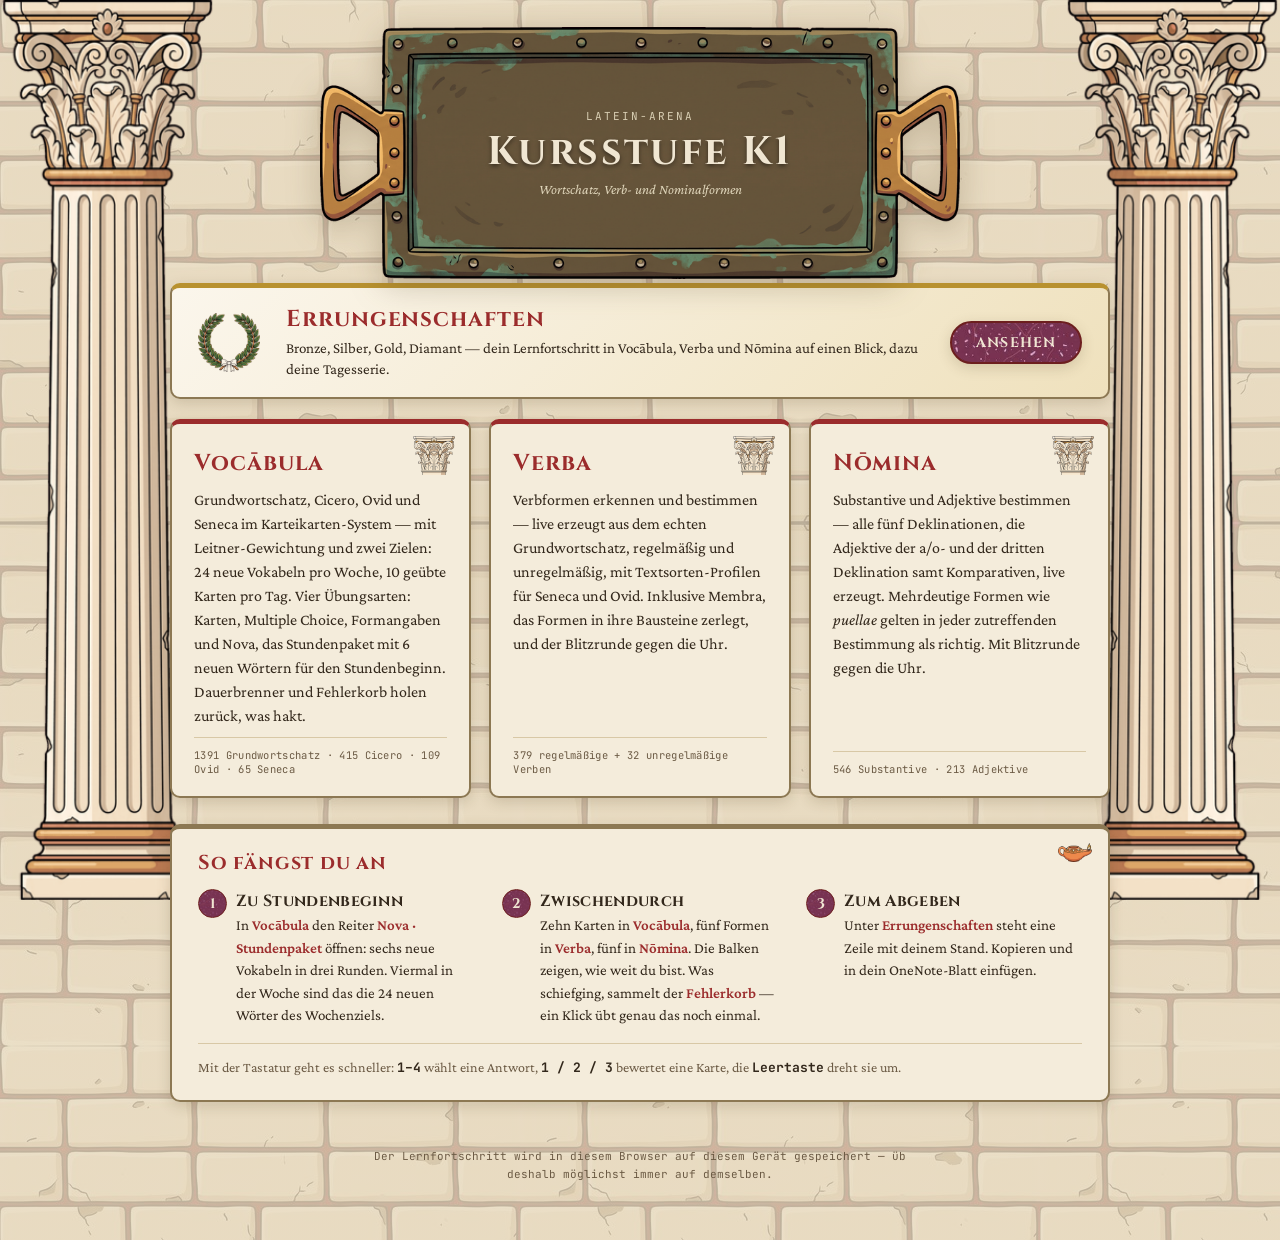
<file: index.html>
<!DOCTYPE html>
<html lang="de">
<head>
<meta charset="UTF-8">
<meta name="viewport" content="width=device-width, initial-scale=1">
<title>Latein-Arena · Kursstufe K1</title>
<link rel="preconnect" href="https://fonts.googleapis.com">
<link rel="preconnect" href="https://fonts.gstatic.com" crossorigin>
<link href="https://fonts.googleapis.com/css2?family=Cinzel:wght@500;700&family=Crimson+Pro:ital,wght@0,400;0,600;1,400&family=JetBrains+Mono:wght@400;500&display=swap" rel="stylesheet">
<link rel="stylesheet" href="theme.css">
<style>
  .gitter{
    display:grid; grid-template-columns:repeat(auto-fit, minmax(270px, 1fr));
    gap:18px; width:100%; max-width:940px;
  }
  /* Die Kacheln sind Pergamenttafeln mit Bronzerand. Der Kapitell-Stempel sitzt
     als Hintergrundbild oben rechts und ist stark zurueckgenommen -- er soll die
     Tafel kennzeichnen, nicht bespielen. */
  .kachel{
    position:relative; display:flex; flex-direction:column; gap:9px;
    padding:24px 22px 20px;
    background:var(--putz) url('assets/ui/kapitell.png') right 14px top 12px / 42px auto no-repeat;
    border:var(--rand); border-radius:10px;
    box-shadow:var(--schatten); text-decoration:none; color:var(--ink);
    border-top:5px solid var(--pompeji);
    transition:transform .18s ease, box-shadow .18s ease, background-color .18s;
  }
  .kachel:hover{
    transform:translateY(-3px); background-color:var(--putz-hell);
    box-shadow:var(--schatten-tief);
  }
  .kachel-titel{
    font-family:var(--font-display); font-weight:700; font-size:23px;
    letter-spacing:.04em; color:var(--pompeji); padding-right:44px;
  }
  .kachel-text{ font-size:16px; line-height:1.5; color:var(--ink); }
  .kachel-meta{
    font-family:var(--font-mono); font-size:10.5px; color:var(--ink-soft);
    letter-spacing:.03em; margin-top:auto; padding-top:10px;
    border-top:1px solid var(--wand-tief);
  }
  /* Die Ehrentafel ist kein Werkzeug, sondern der Blick zurueck auf das
     Geleistete. Sie sitzt deshalb quer unter der Bronzetafel, vor den drei
     Uebungskacheln, und traegt Gold statt Pompejanisch-Rot. */
  .ehrentafel{
    display:flex; align-items:center; gap:clamp(14px,2.5vw,26px); flex-wrap:wrap;
    width:100%; max-width:940px; margin-bottom:20px; padding:16px clamp(18px,3vw,26px);
    background:linear-gradient(135deg, var(--putz-hell), #efe1bd);
    border:var(--rand); border-top:5px solid var(--gold); border-radius:10px;
    box-shadow:var(--schatten); text-decoration:none; color:var(--ink);
    transition:transform .18s ease, box-shadow .18s ease;
  }
  .ehrentafel:hover{ transform:translateY(-2px); box-shadow:var(--schatten-tief); }
  .ehrentafel-lorbeer{
    width:clamp(44px,6vw,62px); aspect-ratio:1; flex-shrink:0;
    background:url('assets/ui/lorbeer.png') center / contain no-repeat;
  }
  .ehrentafel-text{ flex:1 1 260px; }
  .ehrentafel-titel{
    font-family:var(--font-display); font-weight:700; font-size:clamp(19px,2.4vw,23px);
    letter-spacing:.04em; color:var(--pompeji); margin-bottom:3px;
  }
  .ehrentafel-unter{ font-size:15px; line-height:1.45; color:var(--ink); }
  .ehrentafel-knopf{
    flex-shrink:0;
    background-color:var(--pompeji); background-image:url('assets/ui/porphyr.jpg');
    background-size:260px auto; background-position:center;
    color:var(--marmor); border:2px solid #6d1f1f;
    font-family:var(--font-display); font-weight:700; font-size:14px;
    letter-spacing:.08em; text-transform:uppercase;
    padding:10px 24px; border-radius:24px; box-shadow:var(--schatten);
  }
  .ehrentafel:hover .ehrentafel-knopf{ filter:brightness(1.14); }
  /* Die Kurzanleitung steht bewusst unter den Kacheln: wer weiss, was er tut,
     klickt oben und liest sie nie. Bronzerand statt Rot oder Gold -- sie ist
     Beiwerk, kein Werkzeug und keine Auszeichnung. */
  .anleitung{
    width:100%; max-width:940px; margin-top:26px;
    padding:20px clamp(18px,3vw,26px) 22px;
    background:var(--putz) url('assets/ui/lampe.png') right 16px top 14px / 34px auto no-repeat;
    border:var(--rand); border-top:5px solid var(--bronze); border-radius:10px;
    box-shadow:var(--schatten);
  }
  .anleitung-titel{
    font-family:var(--font-display); font-weight:700; font-size:20px;
    letter-spacing:.04em; color:var(--pompeji); margin-bottom:14px; padding-right:48px;
  }
  .anleitung-schritte{
    display:grid; grid-template-columns:repeat(auto-fit, minmax(232px, 1fr));
    gap:16px clamp(18px,3vw,28px);
    margin:0; padding:0; list-style:none; counter-reset:schritt;
  }
  .anleitung-schritte li{ counter-increment:schritt; position:relative; padding-left:38px; }
  /* Die Ziffer sitzt im selben Porphyr wie der Knopf der Ehrentafel. */
  .anleitung-schritte li::before{
    content:counter(schritt); position:absolute; left:0; top:-1px;
    width:27px; height:27px; border-radius:50%;
    display:flex; align-items:center; justify-content:center;
    font-family:var(--font-display); font-weight:700; font-size:14px;
    color:var(--marmor); background-color:var(--pompeji);
    background-image:url('assets/ui/porphyr.jpg'); background-size:90px auto;
    border:1.5px solid #6d1f1f;
  }
  .anleitung-kopf{
    font-family:var(--font-display); font-weight:700; font-size:16px;
    color:var(--ink); letter-spacing:.02em; margin-bottom:2px;
  }
  .anleitung-text{ font-size:15px; line-height:1.5; color:var(--ink); }
  .anleitung-text b{ color:var(--pompeji); font-weight:600; }
  .anleitung-tasten{
    margin-top:16px; padding-top:13px; border-top:1px solid var(--wand-tief);
    font-size:14px; line-height:1.5; color:var(--ink-soft);
  }
  .anleitung-tasten b{ color:var(--ink); font-family:var(--font-mono); font-size:13px; }
  .fusszeile{
    font-family:var(--font-mono); font-size:11px; color:var(--ink-soft);
    margin-top:clamp(28px,5vh,48px); text-align:center; max-width:560px; line-height:1.7;
  }
</style>
</head>
<body>
  <div class="saeule-links"></div>
  <div class="saeule-rechts"></div>

  <div class="kopf-tafel">
    <div class="eyebrow">Latein-Arena</div>
    <h1>Kursstufe K1</h1>
    <div class="kopf-unter">Wortschatz, Verb- und Nominalformen</div>
  </div>

  <a class="ehrentafel" href="./achievements.html">
    <div class="ehrentafel-lorbeer"></div>
    <div class="ehrentafel-text">
      <div class="ehrentafel-titel">Errungenschaften</div>
      <div class="ehrentafel-unter">Bronze, Silber, Gold, Diamant — dein Lernfortschritt in Vocābula, Verba und Nōmina auf einen Blick, dazu deine Tagesserie.</div>
    </div>
    <span class="ehrentafel-knopf">Ansehen</span>
  </a>


  <div class="gitter">
    <a class="kachel" href="./wortschatz.html">
      <div class="kachel-titel">Vocābula</div>
      <div class="kachel-text">Grundwortschatz, Cicero, Ovid und Seneca im Karteikarten-System — mit Leitner-Gewichtung und zwei Zielen: 24 neue Vokabeln pro Woche, 10 geübte Karten pro Tag. Vier Übungsarten: Karten, Multiple Choice, Formangaben und Nova, das Stundenpaket mit 6 neuen Wörtern für den Stundenbeginn. Dauerbrenner und Fehlerkorb holen zurück, was hakt.</div>
      <div class="kachel-meta">1391 Grundwortschatz · 415 Cicero · 109 Ovid · 65 Seneca</div>
    </a>

    <a class="kachel" href="./formentrainer.html">
      <div class="kachel-titel">Verba</div>
      <div class="kachel-text">Verbformen erkennen und bestimmen — live erzeugt aus dem echten Grundwortschatz, regelmäßig und unregelmäßig, mit Textsorten-Profilen für Seneca und Ovid. Inklusive Membra, das Formen in ihre Bausteine zerlegt, und der Blitzrunde gegen die Uhr.</div>
      <div class="kachel-meta">379 regelmäßige + 32 unregelmäßige Verben</div>
    </a>

    <a class="kachel" href="./nomina.html">
      <div class="kachel-titel">Nōmina</div>
      <div class="kachel-text">Substantive und Adjektive bestimmen — alle fünf Deklinationen, die Adjektive der a/o- und der dritten Deklination samt Komparativen, live erzeugt. Mehrdeutige Formen wie <i>puellae</i> gelten in jeder zutreffenden Bestimmung als richtig. Mit Blitzrunde gegen die Uhr.</div>
      <div class="kachel-meta">546 Substantive · 213 Adjektive</div>
    </a>

  </div>

  <section class="anleitung">
    <div class="anleitung-titel">So fängst du an</div>
    <ol class="anleitung-schritte">
      <li>
        <div class="anleitung-kopf">Zu Stundenbeginn</div>
        <div class="anleitung-text">In <b>Vocābula</b> den Reiter <b>Nova · Stundenpaket</b> öffnen: sechs neue Vokabeln in drei Runden. Viermal in der Woche sind das die 24 neuen Wörter des Wochenziels.</div>
      </li>
      <li>
        <div class="anleitung-kopf">Zwischendurch</div>
        <div class="anleitung-text">Zehn Karten in <b>Vocābula</b>, fünf Formen in <b>Verba</b>, fünf in <b>Nōmina</b>. Die Balken zeigen, wie weit du bist. Was schiefging, sammelt der <b>Fehlerkorb</b> — ein Klick übt genau das noch einmal.</div>
      </li>
      <li>
        <div class="anleitung-kopf">Zum Abgeben</div>
        <div class="anleitung-text">Unter <b>Errungenschaften</b> steht eine Zeile mit deinem Stand. Kopieren und in dein OneNote-Blatt einfügen.</div>
      </li>
    </ol>
    <div class="anleitung-tasten">Mit der Tastatur geht es schneller: <b>1–4</b> wählt eine Antwort, <b>1 / 2 / 3</b> bewertet eine Karte, die <b>Leertaste</b> dreht sie um.</div>
  </section>

  <p class="fusszeile">Der Lernfortschritt wird in diesem Browser auf diesem Gerät gespeichert — üb deshalb möglichst immer auf demselben.</p>
</body>
</html>
</file>
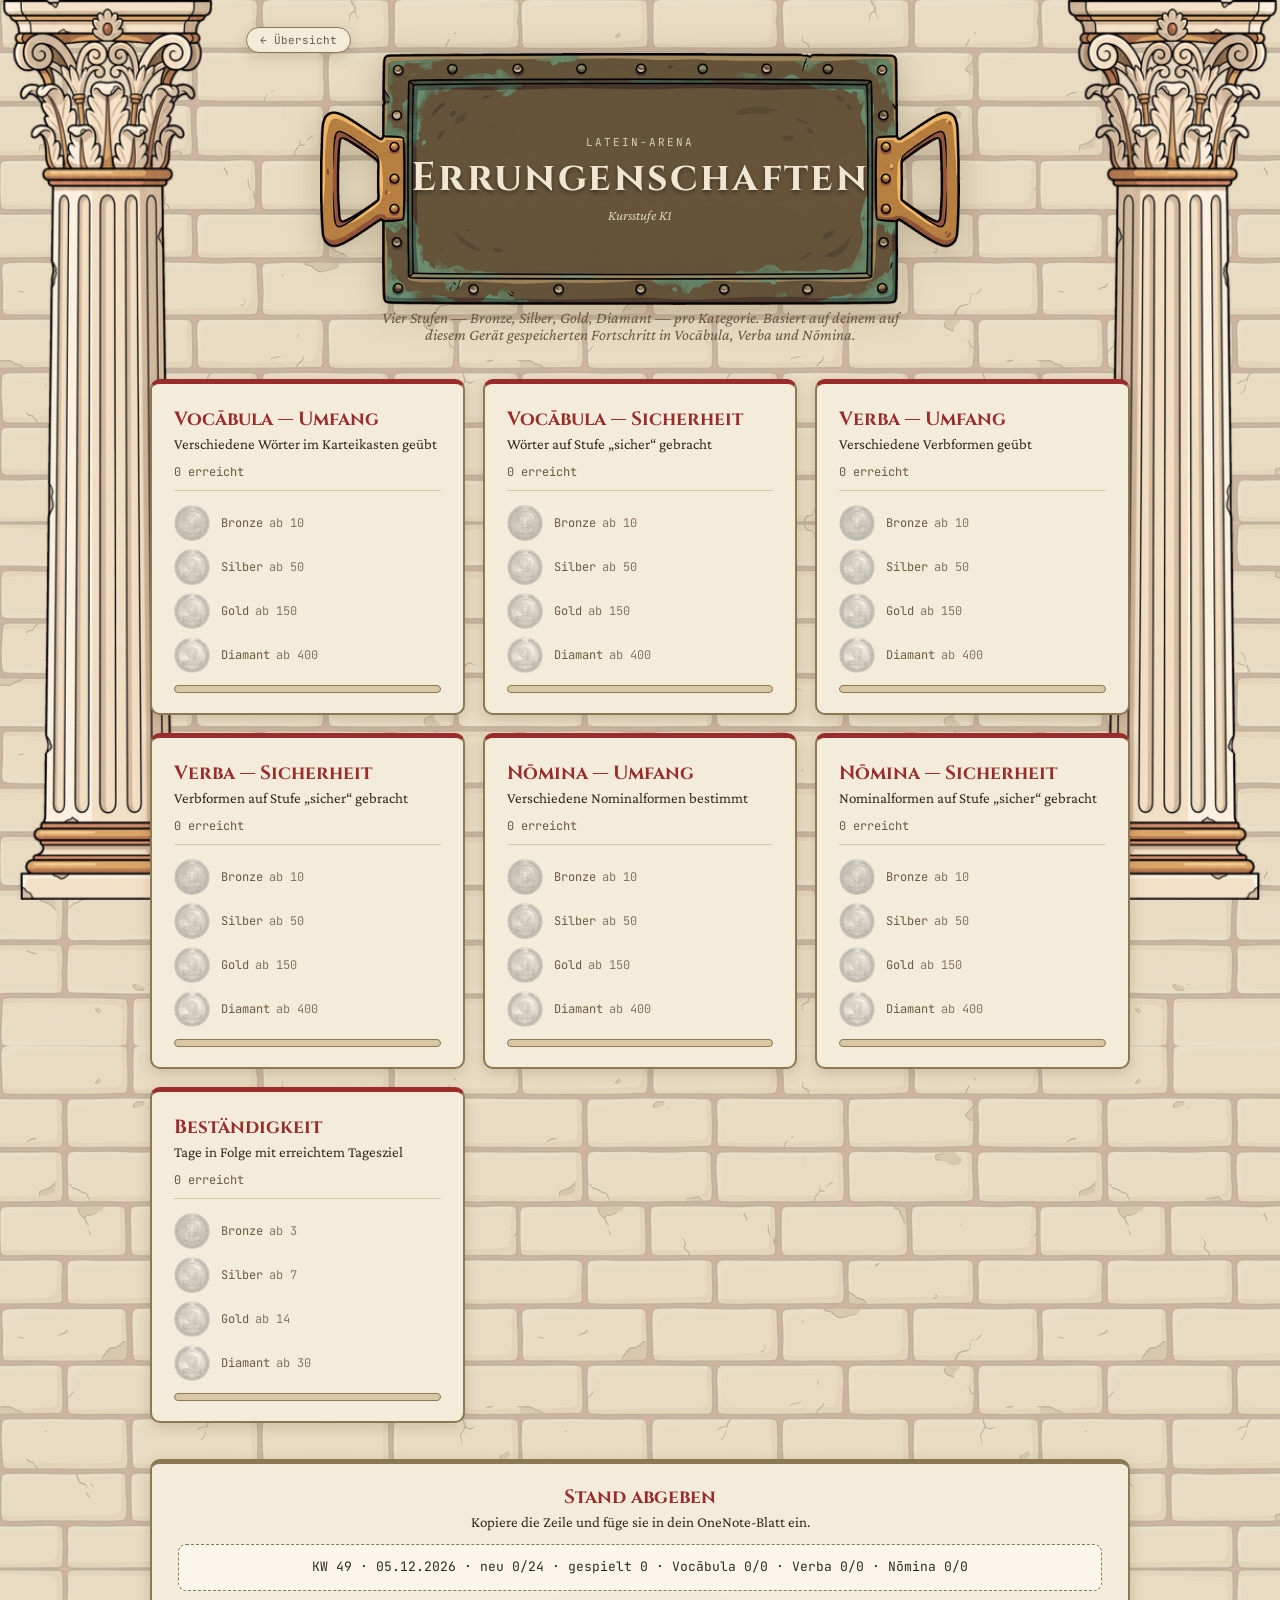
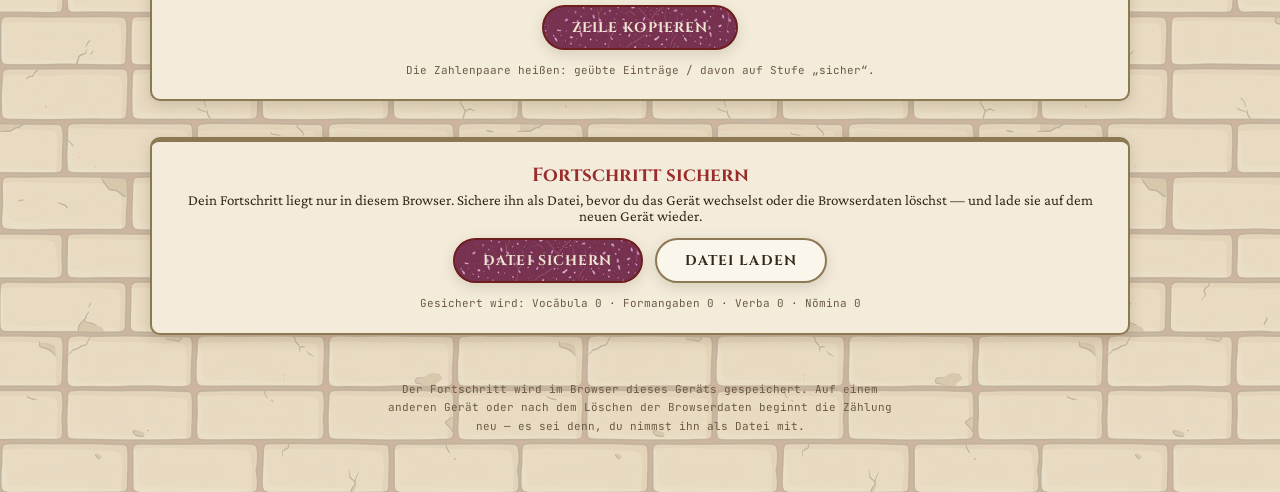
<file: achievements.html>
<!DOCTYPE html>
<html lang="de">
<head>
<meta charset="UTF-8">
<meta name="viewport" content="width=device-width, initial-scale=1">
<title>Errungenschaften · Latein-Arena</title>
<link rel="preconnect" href="https://fonts.googleapis.com">
<link rel="preconnect" href="https://fonts.gstatic.com" crossorigin>
<link href="https://fonts.googleapis.com/css2?family=Cinzel:wght@500;700&family=Crimson+Pro:ital,wght@0,400;0,600;1,400&family=JetBrains+Mono:wght@400;500&display=swap" rel="stylesheet">
<link rel="stylesheet" href="theme.css">
<style>
  .untertitel{ color:var(--ink-soft); font-style:italic; font-size:16px;
    margin:0 0 clamp(22px,4vh,36px); text-align:center; max-width:560px; }

  .gitter{ display:grid; grid-template-columns:repeat(auto-fit, minmax(310px, 1fr));
    gap:18px; width:100%; max-width:980px; }
  .karte{
    padding:22px 22px 20px; background:var(--putz);
    border:var(--rand); border-top:5px solid var(--pompeji); border-radius:10px;
    box-shadow:var(--schatten);
  }
  .karte-titel{ font-family:var(--font-display); font-weight:700; font-size:19px;
    color:var(--pompeji); margin-bottom:4px; }
  .karte-text{ font-size:15px; color:var(--ink); margin-bottom:12px; }
  .karte-stand{ font-family:var(--font-mono); font-size:12px; color:var(--ink-soft);
    margin-bottom:14px; padding-bottom:10px; border-bottom:1px solid var(--wand-tief); }

  /* Die Badges tragen die Stufe selbst. Nicht erreichte Stufen werden entsaettigt
     und abgedunkelt, statt durch einen Platzhalter ersetzt zu werden -- so ist
     sichtbar, was noch kommt. */
  .stufe-reihe{ display:flex; align-items:center; gap:11px; margin-bottom:8px; }
  .stufe-badge{ width:36px; height:36px; flex-shrink:0; background-size:contain;
    background-repeat:no-repeat; background-position:center;
    filter:grayscale(1) opacity(.32); transition:filter .3s; }
  .stufe-reihe.erreicht .stufe-badge{ filter:none; }
  .stufe-label{ font-family:var(--font-mono); font-size:12px; flex:1; }
  .stufe-label .stufe-name{ color:var(--ink-soft); }
  .stufe-reihe.erreicht .stufe-label .stufe-name{ color:var(--pompeji); font-weight:600; }
  .stufe-label .stufe-schwelle{ color:var(--ink-soft); margin-left:6px; opacity:.8; }
  .stufe-haken{ font-family:var(--font-mono); font-size:13px; color:var(--richtig); width:14px; }

  .balken{ height:8px; border-radius:4px; background:var(--wand-tief);
    overflow:hidden; margin-top:12px; border:1px solid var(--bronze); }
  .balken-fuell{ height:100%; background:var(--pompeji); transition:width .4s ease; }

  /* Abgabe: eine Zeile zum Kopieren, gedacht fuer das eigene OneNote-Blatt.
     Bewusst menschenlesbar statt verschluesselt -- die Lehrkraft soll sie
     ueberfliegen koennen, ohne etwas entschluesseln zu muessen. */
  .abgabe{
    width:100%; max-width:980px; margin-top:clamp(24px,4vh,38px);
    padding:20px clamp(18px,3vw,26px);
    background:var(--putz); border:var(--rand); border-top:5px solid var(--bronze);
    border-radius:10px; box-shadow:var(--schatten); text-align:center;
  }
  .abgabe-titel{ font-family:var(--font-display); font-weight:700; font-size:19px;
    color:var(--pompeji); margin-bottom:4px; }
  .abgabe-text{ font-size:15px; color:var(--ink); margin-bottom:14px; }
  .abgabe-code{
    display:block; font-family:var(--font-mono); font-size:clamp(11px,1.4vw,13px);
    line-height:1.6; color:var(--ink); background:var(--putz-hell);
    border:1px dashed var(--bronze); border-radius:8px;
    padding:12px 14px; margin-bottom:14px; word-break:break-word; user-select:all;
  }
  .abgabe-btn{
    background-color:var(--pompeji); background-image:url('assets/ui/porphyr.jpg');
    background-size:260px auto; background-position:center;
    color:var(--marmor); border:2px solid #6d1f1f;
    font-family:var(--font-display); font-weight:700; font-size:14px;
    letter-spacing:.08em; text-transform:uppercase;
    padding:11px 28px; border-radius:24px; box-shadow:var(--schatten); cursor:pointer;
  }
  .abgabe-btn:hover{ filter:brightness(1.14); transform:translateY(-1px); }
  .abgabe-btn.fertig{ background-image:none; background-color:var(--richtig); border-color:#1f4d27; }
  .abgabe-legende{ font-family:var(--font-mono); font-size:11px; color:var(--ink-soft);
    margin-top:12px; line-height:1.6; }
  /* Sicherung: dieselbe Tafel wie die Abgabe, aber zwei Knoepfe. Der zweite
     ist hell -- Laden ersetzt den Stand und soll nicht der naheliegende
     Klick sein. */
  .sicherung-knoepfe{ display:flex; gap:12px; justify-content:center; flex-wrap:wrap; }
  .abgabe-btn.hell{
    background-image:none; background-color:var(--putz-hell);
    color:var(--ink); border:2px solid var(--bronze);
  }
  .abgabe-btn.hell:hover{ background-color:var(--wand); filter:none; }
  .fusszeile{ font-family:var(--font-mono); font-size:11px; color:var(--ink-soft);
    margin-top:clamp(30px,5vh,48px); text-align:center; max-width:520px; line-height:1.7; }
</style>
</head>
<body>
  <div class="saeule-links"></div>
  <div class="saeule-rechts"></div>

  <a class="zurueck" href="./index.html">← Übersicht</a>

  <div class="kopf-tafel">
    <div class="eyebrow">Latein-Arena</div>
    <h1>Errungenschaften</h1>
    <div class="kopf-unter">Kursstufe K1</div>
  </div>

  <p class="untertitel">Vier Stufen — Bronze, Silber, Gold, Diamant — pro Kategorie. Basiert auf deinem auf diesem Gerät gespeicherten Fortschritt in Vocābula, Verba und Nōmina.</p>

  <div class="gitter" id="grid"></div>

  <div class="abgabe">
    <div class="abgabe-titel">Stand abgeben</div>
    <div class="abgabe-text">Kopiere die Zeile und füge sie in dein OneNote-Blatt ein.</div>
    <code class="abgabe-code" id="abgabeCode">—</code>
    <button class="abgabe-btn" id="abgabeBtn">Zeile kopieren</button>
    <div class="abgabe-legende" id="abgabeLegende">
      Die Zahlenpaare heißen: geübte Einträge / davon auf Stufe „sicher“.
    </div>
  </div>


  <div class="abgabe">
    <div class="abgabe-titel">Fortschritt sichern</div>
    <div class="abgabe-text">Dein Fortschritt liegt nur in diesem Browser. Sichere ihn als Datei, bevor du das Gerät wechselst oder die Browserdaten löschst — und lade sie auf dem neuen Gerät wieder.</div>
    <div class="sicherung-knoepfe">
      <button class="abgabe-btn" id="exportBtn">Datei sichern</button>
      <button class="abgabe-btn hell" id="importBtn">Datei laden</button>
      <input type="file" id="importDatei" accept="application/json,.json" hidden>
    </div>
    <div class="abgabe-legende" id="sicherungLegende">—</div>
  </div>
  <p class="fusszeile">Der Fortschritt wird im Browser dieses Geräts gespeichert. Auf einem anderen Gerät oder nach dem Löschen der Browserdaten beginnt die Zählung neu — es sei denn, du nimmst ihn als Datei mit.</p>

<script src="fortschritt.js"></script>
<script src="serie.js"></script>
<script>
  const TIERS = [
    {name:"Bronze",  key:"bronze",  bild:"assets/achievements/badge_bronze.png"},
    {name:"Silber",  key:"silber",  bild:"assets/achievements/badge_silver.png"},
    {name:"Gold",    key:"gold",    bild:"assets/achievements/badge_gold.png"},
    {name:"Diamant", key:"diamant", bild:"assets/achievements/badge_diamond.png"},
  ];

  function ladeProgress(key){
    try {
      const raw = localStorage.getItem(key);
      return raw ? JSON.parse(raw) : {};
    } catch(e) { return {}; }
  }

  const vocProgress = ladeProgress("latein-arena-kursstufe-fortschritt");
  const formProgress = ladeProgress("formentrainer-fortschritt");
  const nomProgress  = ladeProgress("nomina-fortschritt");

  function auswertung(progress){
    // Ein Eintrag ist eine blosse Stufe (Altbestand) oder [Stufe, Tag].
    const stufen = Object.values(progress).map(v => Array.isArray(v) ? v[0] : v);
    return { geuebt: stufen.length, sicher: stufen.filter(s => s >= 3).length };
  }

  const serieStand = (typeof Serie !== "undefined") ? Serie.stand() : { laenge:0, bester:0 };

  const vAusw = auswertung(vocProgress);
  const fAusw = auswertung(formProgress);
  const nAusw = auswertung(nomProgress);

  const KATEGORIEN = [
    { titel:"Vocābula — Umfang", beschreibung:"Verschiedene Wörter im Karteikasten geübt", wert: vAusw.geuebt, schwellen:{bronze:10, silber:50, gold:150, diamant:400} },
    { titel:"Vocābula — Sicherheit", beschreibung:"Wörter auf Stufe „sicher“ gebracht", wert: vAusw.sicher, schwellen:{bronze:10, silber:50, gold:150, diamant:400} },
    { titel:"Verba — Umfang", beschreibung:"Verschiedene Verbformen geübt", wert: fAusw.geuebt, schwellen:{bronze:10, silber:50, gold:150, diamant:400} },
    { titel:"Verba — Sicherheit", beschreibung:"Verbformen auf Stufe „sicher“ gebracht", wert: fAusw.sicher, schwellen:{bronze:10, silber:50, gold:150, diamant:400} },
    { titel:"Nōmina — Umfang", beschreibung:"Verschiedene Nominalformen bestimmt", wert: nAusw.geuebt, schwellen:{bronze:10, silber:50, gold:150, diamant:400} },
    { titel:"Nōmina — Sicherheit", beschreibung:"Nominalformen auf Stufe „sicher“ gebracht", wert: nAusw.sicher, schwellen:{bronze:10, silber:50, gold:150, diamant:400} },
    // Die einzige Kategorie, die nicht Menge misst, sondern Regelmäßigkeit.
    // Zehn Minuten an fünf Tagen sind mehr wert als eine Stunde am Sonntag.
    { titel:"Beständigkeit", beschreibung: serieStand.bester > serieStand.laenge
        ? `Tage in Folge mit erreichtem Tagesziel — Bestwert: ${serieStand.bester}`
        : "Tage in Folge mit erreichtem Tagesziel",
      wert: serieStand.laenge, schwellen:{bronze:3, silber:7, gold:14, diamant:30} },
  ];

  const grid = document.getElementById('grid');
  KATEGORIEN.forEach(k => {
    const karte = document.createElement('div');
    karte.className = 'karte';

    let hoechsteStufe = null;
    TIERS.forEach(t => { if (k.wert >= k.schwellen[t.key]) hoechsteStufe = t.name; });

    const naechste = TIERS.find(t => k.wert < k.schwellen[t.key]);
    const naechsteSchwelle = naechste ? k.schwellen[naechste.key] : k.schwellen.diamant;
    const vorherigeSchwelle = (() => {
      const idx = TIERS.findIndex(t => t.name === (naechste ? naechste.name : "Diamant"));
      return idx > 0 ? k.schwellen[TIERS[idx-1].key] : 0;
    })();
    const spanne = naechsteSchwelle - vorherigeSchwelle;
    const fortschrittImSpan = Math.max(0, k.wert - vorherigeSchwelle);
    const pct = Math.min(100, Math.round((fortschrittImSpan / spanne) * 100));

    karte.innerHTML = `
      <div class="karte-titel">${k.titel}</div>
      <div class="karte-text">${k.beschreibung}</div>
      <div class="karte-stand">${k.wert} erreicht${hoechsteStufe ? ` · aktuell: ${hoechsteStufe}` : ''}</div>
      ${TIERS.map(t => {
        const erreicht = k.wert >= k.schwellen[t.key];
        return `<div class="stufe-reihe ${erreicht?'erreicht':''}">
          <div class="stufe-badge" style="background-image:url('${t.bild}')"></div>
          <div class="stufe-label"><span class="stufe-name">${t.name}</span><span class="stufe-schwelle">ab ${k.schwellen[t.key]}</span></div>
          <div class="stufe-haken">${erreicht?'✓':''}</div>
        </div>`;
      }).join('')}
      <div class="balken"><div class="balken-fuell" style="width:${pct}%"></div></div>
    `;
    grid.appendChild(karte);
  });

  // --- Abgabezeile ---------------------------------------------------------
  // Eine Zeile, die die Schueler in ihr OneNote kopieren. Bewusst lesbar statt
  // kodiert: die Lehrkraft soll die Spalte ueberfliegen koennen.
  const WOCHE_KEY = "latein-arena-kursstufe-wochenstatistik";

  // ISO-8601-Kalenderwoche, wie im Vokabeltrainer
  function isoWoche(d){
    const t = new Date(Date.UTC(d.getFullYear(), d.getMonth(), d.getDate()));
    const wochentag = t.getUTCDay() || 7;
    t.setUTCDate(t.getUTCDate() + 4 - wochentag);
    const jahresbeginn = new Date(Date.UTC(t.getUTCFullYear(), 0, 1));
    return Math.ceil(((t - jahresbeginn) / 86400000 + 1) / 7);
  }

  function abgabezeile(){
    const heute = new Date();
    const datum = String(heute.getDate()).padStart(2, "0") + "." +
                  String(heute.getMonth() + 1).padStart(2, "0") + "." + heute.getFullYear();

    let woche = { count: 0, goal: 24 };
    try { const roh = localStorage.getItem(WOCHE_KEY); if (roh) woche = JSON.parse(roh); } catch(e) {}
    const zielErreicht = woche.count >= woche.goal ? " ✓" : "";

    const g = [
      Gesamtzaehler.stand("latein-arena-kursstufe-gesamt"),
      Gesamtzaehler.stand("formentrainer-gesamt"),
      Gesamtzaehler.stand("nomina-gesamt")
    ];
    const karten = g.reduce((s, x) => s + x.karten, 0);

    const serie = serieStand.laenge > 0 ? ` · Serie ${serieStand.laenge}` : '';
    return `KW ${isoWoche(heute)} · ${datum} · neu ${woche.count}/${woche.goal}${zielErreicht}`
         + serie + ` · gespielt ${karten}`
         + ` · Vocābula ${vAusw.geuebt}/${vAusw.sicher}`
         + ` · Verba ${fAusw.geuebt}/${fAusw.sicher}`
         + ` · Nōmina ${nAusw.geuebt}/${nAusw.sicher}`;
  }

  const zeile = abgabezeile();
  document.getElementById('abgabeCode').textContent = zeile;

  document.getElementById('abgabeBtn').addEventListener('click', async (e) => {
    const knopf = e.currentTarget;
    try {
      await navigator.clipboard.writeText(zeile);
      knopf.textContent = "Kopiert ✓"; knopf.classList.add('fertig');
    } catch(err) {
      // Kein Zugriff auf die Zwischenablage: manche Umgebungen verweigern die
      // Berechtigung grundsaetzlich. Dann wenigstens die Zeile markieren -- die
      // Flaeche traegt user-select:all, ein Tippen erfasst also alles, und das
      // Geraet bietet von selbst "Kopieren" an.
      const bereich = document.createRange();
      bereich.selectNodeContents(document.getElementById('abgabeCode'));
      const auswahl = window.getSelection();
      auswahl.removeAllRanges(); auswahl.addRange(bereich);
      knopf.textContent = "markiert – jetzt kopieren";
    }
    setTimeout(() => { knopf.textContent = "Zeile kopieren"; knopf.classList.remove('fertig'); }, 2500);
  });

  // --- Sicherung: Fortschritt als Datei ------------------------------------
  // Der Fortschritt liegt im localStorage und haengt damit an Browser und
  // Geraet. Zwischenablage scheidet als Weg aus: ein voller Kartenkasten sind
  // rund 70 KB JSON, das laesst sich nicht sinnvoll einfuegen -- und die
  // Berechtigung fehlt auf manchen Geraeten ohnehin. Also eine Datei.
  //
  // Gesichert werden die rohen Zeichenketten aus dem Speicher, nicht geparste
  // Objekte. So muss diese Stelle die Form der einzelnen Schluessel nicht
  // kennen und bleibt gueltig, wenn sich an ihnen etwas aendert.
  const SICHER_TYP = "latein-arena-k1";
  const SICHER_KEYS = [
    "latein-arena-kursstufe-fortschritt",
    "latein-arena-kursstufe-formen",
    "latein-arena-kursstufe-tagesstatistik",
    "latein-arena-kursstufe-wochenstatistik",
    "latein-arena-kursstufe-gesamt",
    "formentrainer-fortschritt",
    "formentrainer-tagesstatistik",
    "formentrainer-gesamt",
    "nomina-fortschritt",
    "nomina-tagesstatistik",
    "nomina-gesamt"
  ];

  function melde(text){
    document.getElementById('sicherungLegende').textContent = text;
  }

  // Anzahl der Eintraege in einer rohen Zeichenkette, 0 bei allem Unlesbaren.
  function anzahlEintraege(roh){
    if (typeof roh !== 'string') return 0;
    try {
      const o = JSON.parse(roh);
      return (o && typeof o === 'object') ? Object.keys(o).length : 0;
    } catch(e) { return 0; }
  }

  function lies(k){
    try { return localStorage.getItem(k); } catch(e) { return null; }
  }

  // Die drei Zahlen, die eine Sicherung beschreiben.
  function umfang(holen){
    return {
      voc:    anzahlEintraege(holen("latein-arena-kursstufe-fortschritt")),
      formen: anzahlEintraege(holen("latein-arena-kursstufe-formen")),
      verba:  anzahlEintraege(holen("formentrainer-fortschritt")),
      nomina: anzahlEintraege(holen("nomina-fortschritt"))
    };
  }
  function umfangText(u){
    return `Vocābula ${u.voc} · Formangaben ${u.formen} · Verba ${u.verba} · Nōmina ${u.nomina}`;
  }

  melde("Gesichert wird: " + umfangText(umfang(lies)));

  document.getElementById('exportBtn').addEventListener('click', () => {
    const daten = {};
    SICHER_KEYS.forEach(k => {
      const roh = lies(k);
      if (roh !== null) daten[k] = roh;
    });
    if (Object.keys(daten).length === 0){
      return melde("Es gibt noch nichts zu sichern — üb erst eine Runde.");
    }
    const heute = new Date();
    const stempel = heute.getFullYear() + "-"
      + String(heute.getMonth() + 1).padStart(2, "0") + "-"
      + String(heute.getDate()).padStart(2, "0");
    const inhalt = JSON.stringify({
      typ: SICHER_TYP, version: 1, erstellt: heute.toISOString(), daten
    });
    const url = URL.createObjectURL(new Blob([inhalt], { type: "application/json" }));
    const a = document.createElement('a');
    a.href = url;
    a.download = "latein-arena-k1-" + stempel + ".json";
    document.body.appendChild(a);
    a.click();
    a.remove();
    setTimeout(() => URL.revokeObjectURL(url), 2000);
    melde("Gesichert als latein-arena-k1-" + stempel + ".json — bewahre die Datei auf, wo du sie wiederfindest.");
  });

  document.getElementById('importBtn').addEventListener('click', () => {
    document.getElementById('importDatei').click();
  });

  document.getElementById('importDatei').addEventListener('change', (e) => {
    const datei = e.target.files && e.target.files[0];
    e.target.value = "";           // dieselbe Datei soll erneut waehlbar sein
    if (!datei) return;

    const leser = new FileReader();
    leser.onerror = () => melde("Die Datei ließ sich nicht lesen.");
    leser.onload = () => {
      let sicherung;
      try { sicherung = JSON.parse(leser.result); }
      catch(err){ return melde("Das ist keine gültige Sicherungsdatei."); }

      if (!sicherung || sicherung.typ !== SICHER_TYP
          || !sicherung.daten || typeof sicherung.daten !== 'object'){
        return melde("Das ist keine Sicherung der Latein-Arena.");
      }

      // Nur bekannte Schluessel, und nur, was sich als JSON lesen laesst: eine
      // fremde oder beschaedigte Datei soll den Speicher nicht mit Unsinn
      // fuellen, den die Werkzeuge dann nicht mehr auswerten koennen.
      const zuSchreiben = {};
      SICHER_KEYS.forEach(k => {
        const wert = sicherung.daten[k];
        if (typeof wert !== 'string') return;
        try { JSON.parse(wert); } catch(err){ return; }
        zuSchreiben[k] = wert;
      });
      if (Object.keys(zuSchreiben).length === 0){
        return melde("Die Datei enthält keinen lesbaren Fortschritt.");
      }

      // Vorher und nachher nebeneinander: der haeufigste Fehlgriff ist, eine
      // alte Datei ueber einen neueren Stand zu spielen.
      const jetzt = umfang(lies);
      const neu = umfang(k => zuSchreiben[k] !== undefined ? zuSchreiben[k] : null);
      const frage = "Gesicherten Stand einspielen?\n\n"
        + "  jetzt:  " + umfangText(jetzt) + "\n"
        + "  Datei:  " + umfangText(neu) + "\n\n"
        + "Der Stand auf diesem Gerät wird ersetzt.";
      if (!confirm(frage)) return melde("Abgebrochen — es wurde nichts geändert.");

      try {
        Object.keys(zuSchreiben).forEach(k => localStorage.setItem(k, zuSchreiben[k]));
      } catch(err){
        return melde("Schreiben fehlgeschlagen: " + err.message);
      }
      location.reload();
    };
    leser.readAsText(datei);
  });
</script>
</body>
</html>
</file>
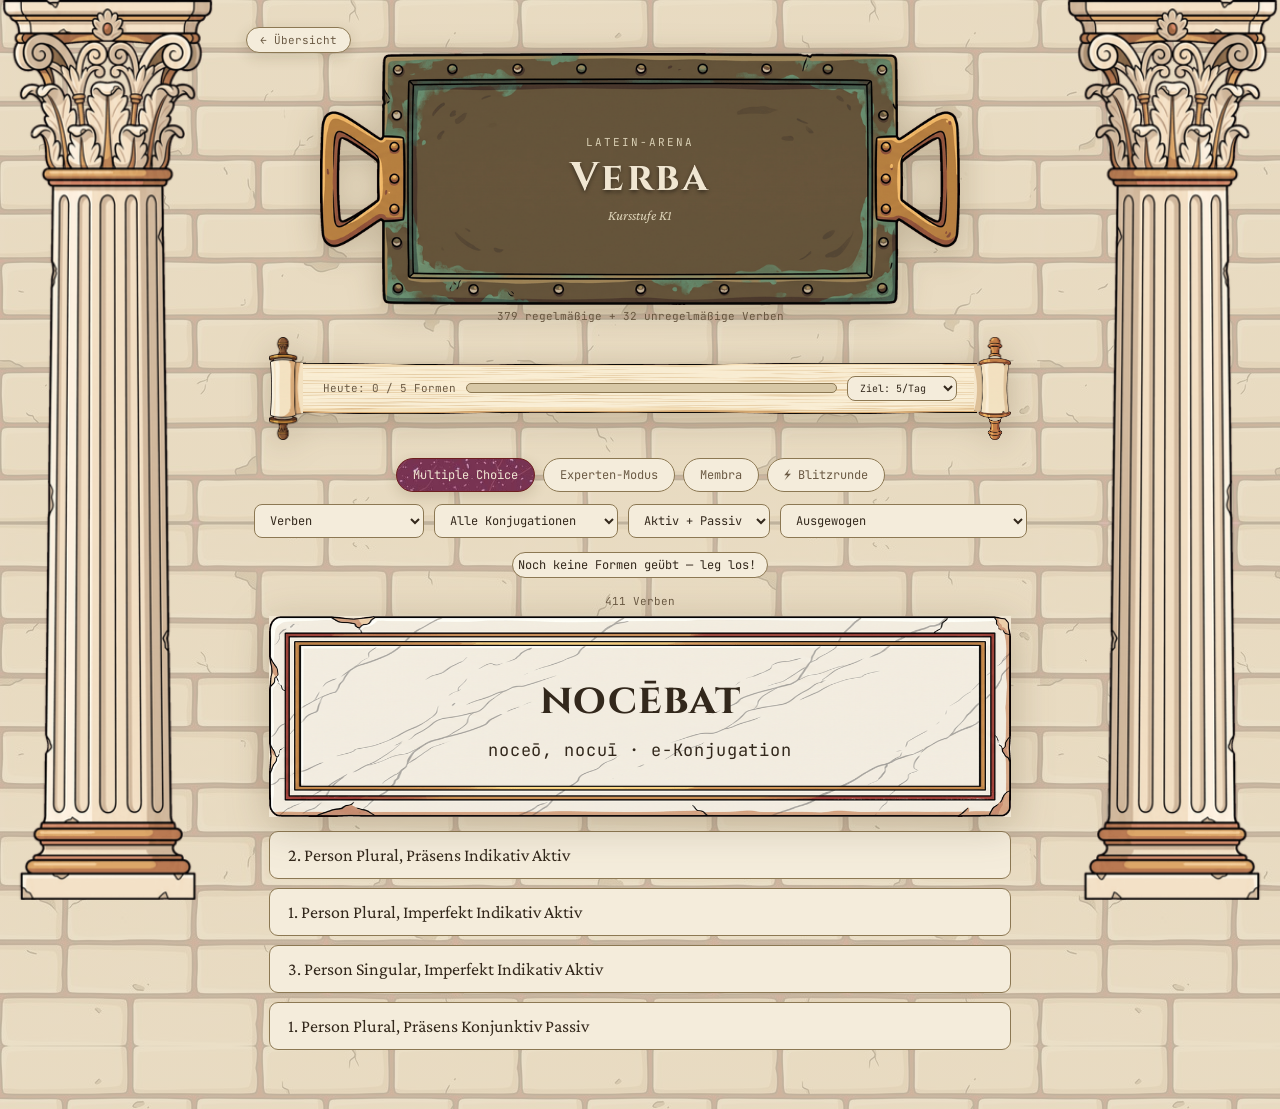
<file: formentrainer.html>
<!DOCTYPE html>
<html lang="de">
<head>
<meta charset="UTF-8">
<title>Verba · Latein-Arena</title>
<link rel="preconnect" href="https://fonts.googleapis.com">
<meta name="viewport" content="width=device-width, initial-scale=1">
<link rel="preconnect" href="https://fonts.gstatic.com" crossorigin>
<link href="https://fonts.googleapis.com/css2?family=Cinzel:wght@500;700&family=Crimson+Pro:ital,wght@0,400;0,600;1,400&family=JetBrains+Mono:wght@400;500&display=swap" rel="stylesheet">
<link rel="stylesheet" href="theme.css">
<style>
  /* Seitenspezifisches. Palette, Kopftafel, Reiter und Balken kommen aus
     theme.css -- hier steht nur, was es nur im Formentrainer gibt. */

  .subcount{ font-family:var(--font-mono); font-size:11px; color:var(--ink-soft); margin-bottom:14px; }

  .daily-goal{
    display:flex; align-items:center; gap:10px; margin-bottom:16px;
    width:clamp(320px, 58vw, 760px); flex-wrap:wrap; justify-content:center;
  }
  .daily-goal-text{ font-family:var(--font-mono); font-size:11px; color:var(--ink-soft); white-space:nowrap; }
  .daily-goal-bar{
    flex:1; min-width:120px; height:10px; border-radius:5px;
    background:var(--wand-tief); overflow:hidden; border:1px solid var(--bronze);
  }
  .daily-goal-fill{ height:100%; background:var(--pompeji); transition:width .4s ease; }
  .daily-goal.reached .daily-goal-text{
    color:var(--richtig); font-weight:600;
    background:url('assets/ui/lorbeer.png') left center / 18px auto no-repeat; padding-left:23px;
  }
  #goalSelect{ font-size:10px; padding:4px 8px; }

  .modetabs{ display:flex; gap:8px; margin-bottom:12px; flex-wrap:wrap; justify-content:center; }
  .modetab{
    font-family:var(--font-mono); font-size:12px; padding:8px 16px; border-radius:20px;
    border:1px solid var(--bronze); background:var(--putz); color:var(--ink-soft);
    cursor:pointer; transition:all .18s; user-select:none;
  }
  .modetab:hover{ background:var(--putz-hell); color:var(--ink); }
  .blitz-leiste{ text-align:center; margin-bottom:16px; }
  .blitz-text{ font-size:15px; line-height:1.5; color:var(--ink); max-width:460px;
    margin:0 auto 8px; }
  .blitz-bestwert{ font-family:var(--font-mono); font-size:13px; color:var(--ink-soft);
    margin-bottom:14px; min-height:18px; }
  .blitz-uhr{ font-family:var(--font-display); font-weight:700;
    font-size:clamp(34px,5vw,52px); color:var(--pompeji); line-height:1.1; }
  .blitz-punkte{ font-family:var(--font-mono); font-size:15px; color:var(--ink);
    margin-top:2px; }
  .blitz-ergebnis{ font-family:var(--font-display); font-weight:700;
    font-size:clamp(19px,2.6vw,26px); color:var(--pompeji); margin-bottom:14px; }
  .modetab.active{
    background-color:var(--pompeji);
    background-image:url('assets/ui/porphyr.jpg'); background-size:260px auto;
    color:var(--marmor); border-color:#6d1f1f; box-shadow:var(--schatten);
  }

  .filterbar{ display:flex; gap:10px; margin-bottom:14px; flex-wrap:wrap; justify-content:center; }

  .stage-bar{ display:flex; gap:9px; margin-bottom:16px; font-family:var(--font-mono); font-size:12px; flex-wrap:wrap; justify-content:center; }
  .stage-chip{
    display:flex; align-items:center; gap:6px; padding:4px 11px 4px 5px; border-radius:20px;
    background:var(--putz); border:1px solid var(--bronze); color:var(--ink);
  }
  .dot{ width:17px; height:17px; border-radius:50%; display:inline-block;
    background-size:contain; background-repeat:no-repeat; background-position:center; }
  .dot.rot{   background-image:url('assets/ui/muenze-bronze.png'); }
  .dot.gelb{  background-image:url('assets/ui/muenze-silber.png'); }
  .dot.gruen{ background-image:url('assets/ui/muenze-gold.png'); }

  .counter{ font-family:var(--font-mono); font-size:11px; color:var(--ink-soft); margin-bottom:8px; }

  /* ---------- Karte ----------
     Wie im Vokabeltrainer: Marmortafel als Inschrift, Pergament als Aufloesung.
     border-image statt Hintergrundbild, damit der Zierrand bei abweichendem
     Seitenverhaeltnis nicht oben und unten dicker wird als an den Seiten. */
  .arena{ position:relative; width:clamp(320px, 58vw, 760px); height:clamp(200px, 34vh, 330px);
    perspective:1500px; margin-bottom:clamp(12px,3vh,20px); }
  .card{ position:absolute; inset:0; cursor:pointer; transform-style:preserve-3d;
    transition:transform .6s cubic-bezier(.2,.8,.2,1); }
  .card.flipped{ transform:rotateY(180deg); }
  .card.no-flip{ cursor:default; }
  .arena-kompakt{ height:auto; margin-bottom:14px; perspective:none; }
  .arena-kompakt .card, .arena-kompakt .face{ position:relative; }
  .face{
    position:absolute; inset:0; backface-visibility:hidden;
    display:flex; flex-direction:column; align-items:center; justify-content:center;
    padding:clamp(18px,3.5vw,30px); text-align:center;
    filter:drop-shadow(0 8px 20px rgba(80,60,30,.26));
  }
  .face.front{ background:var(--marmor); border:26px solid transparent;
    border-image:url('assets/ui/marmor.png') 44 fill stretch; }
  /* Rueckseite wie Vorderseite: beim Wenden bleibt es dieselbe Tafel. */
  .face.back{ transform:rotateY(180deg); background:var(--marmor); border:26px solid transparent;
    border-image:url('assets/ui/marmor.png') 44 fill stretch; }
  .latin-word{ font-family:var(--font-display); font-weight:700;
    font-size:clamp(24px,3.5vw,42px); letter-spacing:.02em; color:var(--ink); }
  /* Traegt hier die grammatische Kennzeichnung selbst, nicht bloss ein
     Etikett: entsprechend groesser als die 10px anderswo. */
  .meta-tag{ font-family:var(--font-mono); font-size:clamp(13px, 1.5vw, 17px); color:var(--ink);
    margin-top:10px; letter-spacing:.05em; }
  .back-bed{ font-size:clamp(17px,2.6vw,28px); line-height:1.35; color:var(--pompeji); font-weight:600; }
  .back-lemma{ font-family:var(--font-mono); font-size:11px; color:var(--ink-soft); margin-top:10px; }
  /* Die Bausteinzeile stand auf Gold (#b8912f) -- auf Pergament sind das 2,9.
     Bronzebraun kommt auf 5,6. */
  .bausteine-zeile{ font-family:var(--font-mono); font-size:12px; color:var(--ink-soft); margin-top:8px; }
  .hint{ position:absolute; bottom:12px; font-family:var(--font-mono); font-size:10px; color:var(--ink-soft); opacity:.7; }

  .rate-prompt{ font-family:var(--font-body); font-style:italic; font-size:15px;
    color:var(--ink-soft); margin:0 0 10px; text-align:center; }
  .controls{ display:flex; gap:10px; margin-bottom:8px; flex-wrap:wrap; justify-content:center; }
  .controls button{ font-family:var(--font-mono); font-size:clamp(12px,1.4vw,14px);
    padding:10px 20px; border-radius:8px; border:2px solid var(--bronze);
    background:var(--putz); color:var(--ink); cursor:pointer; }
  .controls button:hover{ background:var(--putz-hell); transform:translateY(-1px); }
  button.again{ border-color:var(--stufe-rot);   color:var(--stufe-rot); }
  button.hard{  border-color:var(--stufe-gelb);  color:var(--stufe-gelb); }
  button.good{  border-color:var(--stufe-gruen); color:var(--stufe-gruen); }

  .mc-options{ display:flex; flex-direction:column; gap:9px; width:clamp(320px,58vw,760px); margin-bottom:14px; }
  .mc-btn{
    font-family:var(--font-body); font-size:clamp(15px,1.9vw,18px); padding:13px 18px;
    border-radius:9px; border:1px solid var(--bronze); background:var(--putz); color:var(--ink);
    cursor:pointer; text-align:left; transition:background .15s, border-color .15s;
  }
  .mc-btn:hover:not(:disabled){ background:var(--putz-hell); border-color:var(--pompeji); }
  .mc-btn.correct{ border:2px solid var(--richtig); background:#dcecd8; color:#1f4d27; font-weight:600; }
  .mc-btn.wrong{   border:2px solid var(--falsch);  background:#f4dad6; color:#7d1f1f; }
  .mc-btn:disabled{ cursor:default; }

  /* ---------- Membra ----------
     Die Bausteine liegen als Taefelchen auf dem Tisch, die Luecken sind
     gestrichelte Abdruecke. Gefuellt wechselt der Rahmen auf Gruen. */
  .membra-slots{
    display:flex; flex-wrap:wrap; gap:8px; justify-content:center;
    width:clamp(320px,58vw,760px); min-height:58px; margin-bottom:18px;
  }
  .membra-slot{
    min-width:74px; padding:9px 14px; border-radius:8px;
    border:2px dashed var(--bronze); background:rgba(255,255,255,.35);
    font-family:var(--font-mono); font-size:13px; color:var(--ink-soft);
    display:flex; flex-direction:column; align-items:center; justify-content:center; gap:2px;
    transition:border-color .2s, background .2s;
  }
  .membra-slot .slot-text{ font-family:var(--font-body); font-size:18px; font-weight:600; color:var(--ink); }
  .membra-slot .slot-label{ font-size:9px; letter-spacing:.03em; color:var(--ink-soft); }
  .membra-slot.filled{ border-style:solid; border-color:var(--richtig); background:#e4efe2; }

  .membra-bank{
    display:flex; flex-wrap:wrap; gap:10px; justify-content:center;
    width:clamp(320px,58vw,760px); margin-bottom:16px;
  }
  .membra-chip{
    font-family:var(--font-body); font-size:18px; font-weight:600; padding:10px 20px;
    border-radius:20px; border:1px solid var(--bronze); background:var(--putz); color:var(--ink);
    cursor:pointer; box-shadow:var(--schatten);
    transition:background .15s, transform .1s, opacity .2s;
  }
  .membra-chip:hover{ background:var(--putz-hell); transform:translateY(-1px); }
  .membra-chip.used{ opacity:0; pointer-events:none; }
  .membra-chip.shake{ animation:shake .3s; border-color:var(--falsch); color:var(--falsch); }
  @keyframes shake{
    0%,100%{ transform:translateX(0); } 25%{ transform:translateX(-5px); }
    75%{ transform:translateX(5px); }
  }

  .footer-note{ font-family:var(--font-mono); font-size:11px; color:var(--ink-soft);
    margin-top:18px; text-align:center; max-width:460px; line-height:1.6; }
  .footer-note a{ color:var(--ink-soft); }
  .footer-note a:hover{ color:var(--pompeji); }
</style>
</head>
<body>

  <div class="saeule-links"></div>
  <div class="saeule-rechts"></div>

  <a class="zurueck" href="./index.html">← Übersicht</a>

  <div class="kopf-tafel">
    <div class="eyebrow">Latein-Arena</div>
    <h1>Verba</h1>
    <div class="kopf-unter">Kursstufe K1</div>
  </div>
  <div class="subcount" id="totalCount"></div>

  <div class="ziel-tafel">
    <div class="ziel-rolle links"></div>
    <div class="ziel-mitte">
  <div class="daily-goal" id="dailyGoal">
    <div class="daily-goal-text" id="dailyGoalText">Heute: 0 / 5 Formen</div>
    <div class="daily-goal-bar"><div class="daily-goal-fill" id="dailyGoalFill" style="width:0%"></div></div>
    <select id="goalSelect" title="Tagesziel anpassen">
      <option value="5" selected>Ziel: 5/Tag</option>
      <option value="10">Ziel: 10/Tag</option>
      <option value="15">Ziel: 15/Tag</option>
      <option value="20">Ziel: 20/Tag</option>
      <option value="30">Ziel: 30/Tag</option>
    </select>
  </div>
    <div class="serie-chip" id="serieChip" style="display:none"></div>
    </div>
    <div class="ziel-rolle rechts"></div>
  </div>

  <div class="modetabs">
    <div class="modetab active" data-mode="mc">Multiple Choice</div>
    <div class="modetab" data-mode="experte">Experten-Modus</div>
    <div class="modetab" data-mode="membra">Membra</div>
    <div class="modetab" data-mode="blitz">⚡ Blitzrunde</div>
  </div>

  <div class="filterbar">
    <select id="wortartFilter">
      <option value="verben">Verben</option>
      <option value="substantive" disabled>Substantive (bald)</option>
      <option value="pronomina" disabled>Pronomina (bald)</option>
      <option value="adjektive" disabled>Adjektive (bald)</option>
    </select>
    <select id="paradigmaFilter">
      <option value="alle">Alle Konjugationen</option>
      <option value="a-Konjugation">a-Konjugation</option>
      <option value="e-Konjugation">e-Konjugation</option>
      <option value="i-Konjugation">i-Konjugation</option>
      <option value="konsonantische Konjugation">konsonantische Konj.</option>
      <option value="gemischte Konjugation">gemischte Konj.</option>
      <option value="unregelmäßig">unregelmäßige Verben</option>
    </select>
    <select id="genusFilter">
      <option value="alle">Aktiv + Passiv</option>
      <option value="Aktiv">nur Aktiv</option>
      <option value="Passiv">nur Passiv</option>
    </select>
    <select id="profilFilter" title="Häufigkeitsverteilung der Zeitformen">
      <option value="ausgewogen">Ausgewogen</option>
      <option value="seneca">Seneca (viel Präsens)</option>
      <option value="ovid">Ovid (viel Perfekt/Imperfekt)</option>
    </select>
  </div>

  <div class="stage-bar" id="stageBar"></div>
  <div class="counter" id="counter">1 Formen</div>

  <!-- Multiple Choice Modus -->
  <div class="blitz-leiste" id="blitzLeiste" style="display:none">
    <div id="blitzStart">
      <div class="blitz-text">60 Sekunden, so viele Formen wie möglich. Zählt weder aufs Tagesziel noch auf die Leitner-Stufen — hier geht es ums Tempo.</div>
      <div class="blitz-bestwert" id="blitzBestwert"></div>
      <button class="knopf-haupt" id="blitzStartBtn">Blitzrunde starten</button>
    </div>
    <div id="blitzLauf" style="display:none">
      <div class="blitz-uhr" id="blitzUhr">60</div>
      <div class="blitz-punkte" id="blitzPunkte">0 richtig</div>
    </div>
    <div id="blitzEnde" style="display:none">
      <div class="blitz-ergebnis" id="blitzErgebnis"></div>
      <button class="knopf-haupt" id="blitzNochmalBtn">Nächste Runde</button>
    </div>
  </div>

  <div id="mcView">
    <div class="arena arena-kompakt">
      <div class="card no-flip" id="mcCard">
        <div class="face front">
          <div class="latin-word" id="mcForm">—</div>
          <div class="meta-tag" id="mcLemma">—</div>
        </div>
      </div>
    </div>
    <div class="mc-options" id="mcOptions"></div>
  </div>

  <!-- Experten Modus -->
  <div id="expView" style="display:none">
    <div class="arena">
      <div class="card" id="expCard">
        <div class="face front">
          <div class="latin-word" id="expForm">—</div>
          <div class="meta-tag" id="expLemma">—</div>
          <div class="hint">antippen zum Wenden</div>
        </div>
        <div class="face back">
          <div class="back-bed" id="expBestimmung">—</div>
          <div class="bausteine-zeile" id="expBausteine">—</div>
          <div class="back-lemma" id="expLemmaBack">—</div>
        </div>
      </div>
    </div>
    <p class="rate-prompt" id="expRatePrompt" style="visibility:hidden">Wie sicher wusstest du die Bestimmung?</p>
    <div class="controls" id="expControls" style="visibility:hidden">
      <button class="rate-btn again" onclick="rate(0)">🔴 nochmal</button>
      <button class="rate-btn hard" onclick="rate(1)">🟡 wackelig</button>
      <button class="rate-btn good" onclick="rate(2)">🟢 sicher</button>
    </div>
  </div>

  <!-- Membra: Formen in Bausteine zerlegen -->
  <div id="membraView" style="display:none">
    <div class="arena arena-kompakt">
      <div class="card no-flip" id="membraCard">
        <div class="face front">
          <div class="latin-word" id="membraForm">—</div>
          <div class="meta-tag" id="membraLemma">—</div>
        </div>
      </div>
    </div>
    <p class="rate-prompt" id="membraFrage" style="visibility:visible">Tippe die Bausteine in der richtigen Reihenfolge an — vom Wortanfang zum Wortende.</p>
    <div class="membra-slots" id="membraSlots"></div>
    <div class="membra-bank" id="membraBank"></div>
    <p class="rate-prompt" id="membraRatePrompt" style="visibility:hidden">Wie sicher wusstest du die Zerlegung?</p>
    <div class="controls" id="membraControls" style="visibility:hidden">
      <button class="rate-btn again" onclick="membraRate(0)">🔴 nochmal</button>
      <button class="rate-btn hard" onclick="membraRate(1)">🟡 wackelig</button>
      <button class="rate-btn good" onclick="membraRate(2)">🟢 sicher</button>
    </div>
  </div>

<script src="fortschritt.js"></script>
<script src="serie.js"></script>
<script src="tasten.js"></script>
<script>
  let VERBEN_ALLE = { regelmaessig: [], unregelmaessig: [] };

  async function loadData(){
    try {
      const res = await fetch('./verben-alle.json');
      if (!res.ok) throw new Error('HTTP ' + res.status);
      VERBEN_ALLE = await res.json();
      init();
    } catch (err) {
      document.getElementById('mcForm').textContent = "⚠ Daten nicht geladen";
      document.getElementById('totalCount').textContent =
        "verben-alle.json konnte nicht geladen werden — Datei muss im selben Ordner liegen und über einen Webserver aufgerufen werden.";
      console.error(err);
    }
  }

  // ---------------------------------------------------------------
  // Basis-Paradigmen der unregelmäßigen Grundverben (fest hinterlegt,
  // NICHT herleitbar). Alle Komposita (abesse, adesse, dēferre, ...)
  // werden daraus per Präfix-Regel erzeugt.
  // ---------------------------------------------------------------
  const BASIS_PARADIGMEN = {
    esse: {
      praes_ind: ["sum","es","est","sumus","estis","sunt"],
      praes_konj: ["sim","sīs","sit","sīmus","sītis","sint"],
      impf_ind: ["eram","erās","erat","erāmus","erātis","erant"],
      impf_konj: ["essem","essēs","esset","essēmus","essētis","essent"],
      fut1_ind: ["erō","eris","erit","erimus","eritis","erunt"],
    },
    posse: {
      praes_ind: ["possum","potes","potest","possumus","potestis","possunt"],
      praes_konj: ["possim","possīs","possit","possīmus","possītis","possint"],
      impf_ind: ["poteram","poterās","poterat","poterāmus","poterātis","poterant"],
      impf_konj: ["possem","possēs","posset","possēmus","possētis","possent"],
      fut1_ind: ["poterō","poteris","poterit","poterimus","poteritis","poterunt"],
    },
    "īre": {
      praes_ind: ["eō","īs","it","īmus","ītis","eunt"],
      praes_konj: ["eam","eās","eat","eāmus","eātis","eant"],
      impf_ind: ["ībam","ībās","ībat","ībāmus","ībātis","ībant"],
      impf_konj: ["īrem","īrēs","īret","īrēmus","īrētis","īrent"],
      fut1_ind: ["ībō","ībis","ībit","ībimus","ībitis","ībunt"],
    },
    velle: {
      praes_ind: ["volō","vīs","vult","volumus","vultis","volunt"],
      praes_konj: ["velim","velīs","velit","velīmus","velītis","velint"],
      impf_ind: ["volēbam","volēbās","volēbat","volēbāmus","volēbātis","volēbant"],
      impf_konj: ["vellem","vellēs","vellet","vellēmus","vellētis","vellent"],
      fut1_ind: ["volam","volēs","volet","volēmus","volētis","volent"],
    },
    "nōlle": {
      praes_ind: ["nōlō","nōn vīs","nōn vult","nōlumus","nōn vultis","nōlunt"],
      praes_konj: ["nōlim","nōlīs","nōlit","nōlīmus","nōlītis","nōlint"],
      impf_ind: ["nōlēbam","nōlēbās","nōlēbat","nōlēbāmus","nōlēbātis","nōlēbant"],
      impf_konj: ["nōllem","nōllēs","nōllet","nōllēmus","nōllētis","nōllent"],
      fut1_ind: ["nōlam","nōlēs","nōlet","nōlēmus","nōlētis","nōlent"],
    },
    "mālle": {
      praes_ind: ["mālō","māvīs","māvult","mālumus","māvultis","mālunt"],
      praes_konj: ["mālim","mālīs","mālit","mālīmus","mālītis","mālint"],
      impf_ind: ["mālēbam","mālēbās","mālēbat","mālēbāmus","mālēbātis","mālēbant"],
      impf_konj: ["māllem","māllēs","māllet","māllēmus","māllētis","māllent"],
      fut1_ind: ["mālam","mālēs","mālet","mālēmus","mālētis","mālent"],
    },
    ferre: {
      praes_ind_akt: ["ferō","fers","fert","ferimus","fertis","ferunt"],
      praes_konj_akt: ["feram","ferās","ferat","ferāmus","ferātis","ferant"],
      impf_ind_akt: ["ferēbam","ferēbās","ferēbat","ferēbāmus","ferēbātis","ferēbant"],
      impf_konj_akt: ["ferrem","ferrēs","ferret","ferrēmus","ferrētis","ferrent"],
      fut1_ind_akt: ["feram","ferēs","feret","ferēmus","ferētis","ferent"],
      praes_ind_pass: ["feror","ferris","fertur","ferimur","feriminī","feruntur"],
      praes_konj_pass: ["ferar","ferāris","ferātur","ferāmur","ferāminī","ferantur"],
    },
    "fierī": {
      praes_ind: ["fīō","fīs","fit",null,null,"fīunt"],
      praes_konj: ["fīam","fīās","fīat","fīāmus","fīātis","fīant"],
      impf_ind: ["fīēbam","fīēbās","fīēbat","fīēbāmus","fīēbātis","fīēbant"],
      impf_konj: ["fierem","fierēs","fieret","fierēmus","fierētis","fierent"],
      fut1_ind: ["fīam","fīēs","fīet","fīēmus","fīētis","fīent"],
    },
  };
  // Sonderfall prōdesse: Fugenlaut -d- nur vor vokalisch anlautenden esse-Formen
  const PRODESSE_FORMEN = {
    praes_ind: ["prōsum","prōdes","prōdest","prōsumus","prōdestis","prōsunt"],
    praes_konj: ["prōsim","prōsīs","prōsit","prōsīmus","prōsītis","prōsint"],
    impf_ind: ["prōderam","prōderās","prōderat","prōderāmus","prōderātis","prōderant"],
    impf_konj: ["prōdessem","prōdessēs","prōdesset","prōdessēmus","prōdessētis","prōdessent"],
    fut1_ind: ["prōderō","prōderis","prōderit","prōderimus","prōderitis","prōderunt"],
  };

  function generiereUnregelmaessigeForm(verb, tempusModus, personIdx, genus){
    if (verb.sonderfall && verb.lemma === "prōdesse"){
      const f = PRODESSE_FORMEN[tempusModus] ? PRODESSE_FORMEN[tempusModus][personIdx] : null;
      if (!f) return null;
      return {form: f, bestimmung: `${PERSON_LABEL[personIdx]}, ${TEMPUS_LABEL[tempusModus]} ${genus}`,
              teile: [{teil:"Grundform (unregelmäßig, mit Fugenlaut)", text: f}]};
    }
    let basisdaten = BASIS_PARADIGMEN[verb.basis];
    if (!basisdaten) return null;
    let key = tempusModus;
    if (verb.basis === "ferre"){
      key = tempusModus + (genus === "Passiv" ? "_pass" : "_akt");
      if (!basisdaten[key]) return null;
    } else if (genus === "Passiv"){
      return null; // nur ferre hat im Wortschatz relevante Passivformen unter den Komposita
    }
    const reihe = basisdaten[key];
    if (!reihe) return null;
    const basisform = reihe[personIdx];
    if (!basisform) return null;
    const form = verb.praefix + basisform;
    // Die Grundverben (esse, ferre, velle, īre ...) haben kein Präfix -- dann entfällt
    // der Baustein ganz, statt einen Platzhalter-Chip anzuzeigen.
    const teile = [];
    if (verb.praefix) teile.push({teil:"Präfix", text: verb.praefix});
    teile.push({teil:`Grundform von "${verb.basis}"`, text: basisform});
    return {
      form,
      bestimmung: `${PERSON_LABEL[personIdx]}, ${TEMPUS_LABEL[tempusModus]} ${genus}`,
      teile
    };
  }

  const TEMPUS_LABEL = {
    praes_ind: "Präsens Indikativ", praes_konj: "Präsens Konjunktiv",
    impf_ind: "Imperfekt Indikativ", impf_konj: "Imperfekt Konjunktiv",
    fut1_ind: "Futur I Indikativ"
  };

  // ---------------------------------------------------------------
  // Generische Konjugations-Engine: erzeugt Form + Bestimmung + Bausteine
  // für JEDES Verb aus dem Grundwortschatz, ohne dass die Form vorab gespeichert ist.
  // ---------------------------------------------------------------
  const PERSON_LABEL = ["1. Person Singular","2. Person Singular","3. Person Singular",
                         "1. Person Plural","2. Person Plural","3. Person Plural"];
  const ENDUNG_AKT = {
    praes_ind: ["ō","s","t","mus","tis","nt"],
    praes_konj: ["m","s","t","mus","tis","nt"],
    impf_ind: ["m","s","t","mus","tis","nt"],
    impf_konj: ["m","s","t","mus","tis","nt"],
  };
  const ENDUNG_PASS = {
    praes_ind: ["r","ris","tur","mur","minī","ntur"],
    praes_konj: ["r","ris","tur","mur","minī","ntur"],
    impf_ind: ["r","ris","tur","mur","minī","ntur"],
    impf_konj: ["r","ris","tur","mur","minī","ntur"],
  };
  const THEMAVOKAL = { a: "ā", e: "ē", i: "ī" };

  function shortenFinal(form){
    // Latein kürzt lange Vokale im Wortauslaut vor -t / -nt / -m / -r (aber nicht vor -mus/-tur/-mur etc.,
    // da dort ein Konsonant zwischen Vokal und r/m steht)
    const m = form.match(/^(.*)([āēīōū])(nt|t|m|r)$/);
    if (!m) return form;
    const kurz = {"ā":"a","ē":"e","ī":"i","ō":"o","ū":"u"}[m[2]];
    return m[1] + kurz + m[3];
  }

  function generiereForm(verb, tempusModus, personIdx, genus){
    const {klasse, stamm} = verb;
    let teile = [];
    let form = "";

    if (tempusModus === "praes_ind"){
      if (personIdx === 0) return null; // Kontraktionsform (amō-Typ) -> Sonderfall, hier ausgelassen
      if (klasse === "a" || klasse === "e" || klasse === "i"){
        const voll = stamm + THEMAVOKAL[klasse];
        teile.push({teil:"Stamm", text: voll});
        if (klasse === "i" && personIdx === 5){
          teile = [{teil:"Stamm", text: stamm + "i"}, {teil:"Bindevokal", text:"u"}];
          form = stamm + "iu";
        } else {
          form = voll;
        }
      } else {
        teile.push({teil:"Stamm", text: stamm});
        form = stamm;
        if (genus === "Passiv" && personIdx === 1){
          teile.push({teil:"Bindevokal", text:"e"}); form += "e";
        } else if (personIdx === 5){
          const bv = klasse === "gem" ? "iu" : "u";
          teile.push({teil:"Bindevokal", text:bv}); form += bv;
        } else {
          const bv = klasse === "gem" ? "i" : "i";
          teile.push({teil:"Bindevokal", text:bv}); form += bv;
        }
      }
      const end = (genus==="Passiv"?ENDUNG_PASS:ENDUNG_AKT).praes_ind[personIdx];
      teile.push({teil:"Personalendung", text:end});
      form += end;
      form = shortenFinal(form);
      return {form, bestimmung: `${PERSON_LABEL[personIdx]}, Präsens Indikativ ${genus}`, teile};
    }

    if (tempusModus === "praes_konj"){
      let kernstamm;
      if (klasse === "gem") kernstamm = stamm + "i";
      else if (klasse === "e") kernstamm = stamm + "e";
      else if (klasse === "i") kernstamm = stamm + "i";
      else kernstamm = stamm; // a-Konj. (bereits ohne Themavokal extrahiert), kons.
      teile.push({teil:"Stamm", text: kernstamm});
      const kz = klasse === "a" ? "ē" : "ā";
      teile.push({teil:"Konjunktivzeichen", text: kz});
      const end = (genus==="Passiv"?ENDUNG_PASS:ENDUNG_AKT).praes_konj[personIdx];
      teile.push({teil:"Personalendung", text:end});
      form = shortenFinal(kernstamm + kz + end);
      return {form, bestimmung: `${PERSON_LABEL[personIdx]}, Präsens Konjunktiv ${genus}`, teile};
    }

    if (tempusModus === "impf_ind"){
      const kernstamm = klasse === "gem" ? stamm + "i" : (klasse in THEMAVOKAL ? stamm+THEMAVOKAL[klasse] : stamm);
      teile.push({teil:"Stamm", text: kernstamm});
      const tz = (klasse==="a"||klasse==="e") ? "bā" : "ēbā";
      teile.push({teil:"Tempuszeichen", text: tz});
      const end = (genus==="Passiv"?ENDUNG_PASS:ENDUNG_AKT).impf_ind[personIdx];
      teile.push({teil:"Personalendung", text:end});
      form = shortenFinal(kernstamm + tz + end);
      return {form, bestimmung: `${PERSON_LABEL[personIdx]}, Imperfekt Indikativ ${genus}`, teile};
    }

    if (tempusModus === "impf_konj"){
      const inf = (klasse==="a"||klasse==="e"||klasse==="i") ? (stamm+THEMAVOKAL[klasse]+"rē") : (stamm+"erē");
      teile.push({teil:"Infinitiv Präsens (= Tempuszeichen, durchgehend lang)", text: inf});
      const end = (genus==="Passiv"?ENDUNG_PASS:ENDUNG_AKT).impf_konj[personIdx];
      teile.push({teil:"Personalendung", text:end});
      form = shortenFinal(inf + end); // Kürzung gilt auch hier (vor t/nt/m/r), betrifft -s-Endung (2.Sg.) aber nicht
      return {form, bestimmung: `${PERSON_LABEL[personIdx]}, Imperfekt Konjunktiv ${genus}`, teile};
    }

    // --- PERFEKTSTAMM-SYSTEM (Perfekt, Plusquamperfekt — Futur II bewusst ausgelassen) ---
    // --- PERFEKTSTAMM PASSIV: PPP (maskulin) + Form von esse ---
    if ((tempusModus === "perf_ind" || tempusModus === "perf_konj" ||
         tempusModus === "pqpf_ind" || tempusModus === "pqpf_konj") && genus === "Passiv"){
      if (!verb.ppp) return null; // kein PPP vorhanden (v.a. intransitive Verben)
      const pppMask = verb.ppp.endsWith("um") ? verb.ppp.slice(0,-2) + "us" : verb.ppp;
      const esseReihe = {
        perf_ind: BASIS_PARADIGMEN.esse.praes_ind,
        perf_konj: BASIS_PARADIGMEN.esse.praes_konj,
        pqpf_ind: BASIS_PARADIGMEN.esse.impf_ind,
        pqpf_konj: BASIS_PARADIGMEN.esse.impf_konj,
      }[tempusModus];
      const esseForm = esseReihe[personIdx];
      teile.push({teil:"PPP (Partizip Perfekt Passiv, maskulin)", text: pppMask});
      teile.push({teil:"Form von esse", text: esseForm});
      form = pppMask + " " + esseForm;
      const label = {perf_ind:"Perfekt Indikativ", perf_konj:"Perfekt Konjunktiv",
                     pqpf_ind:"Plusquamperfekt Indikativ", pqpf_konj:"Plusquamperfekt Konjunktiv"}[tempusModus];
      return {form, bestimmung: `${PERSON_LABEL[personIdx]}, ${label} Passiv`, teile};
    }

    if (tempusModus === "perf_ind"){
      if (!verb.perfektstamm) return null; // Semideponens/Unpersönlich: hier nicht abgedeckt
      teile.push({teil:"Perfektstamm", text: verb.perfektstamm});
      const end = ["ī","istī","it","imus","istis","ērunt"][personIdx];
      teile.push({teil:"Personalendung (Perfekt)", text: end});
      form = verb.perfektstamm + end;
      return {form, bestimmung: `${PERSON_LABEL[personIdx]}, Perfekt Indikativ Aktiv`, teile};
    }

    if (tempusModus === "perf_konj"){
      if (!verb.perfektstamm) return null;
      teile.push({teil:"Perfektstamm", text: verb.perfektstamm});
      teile.push({teil:"Tempuszeichen", text:"er"});
      const end = ["im","īs","it","īmus","ītis","int"][personIdx];
      teile.push({teil:"Personalendung", text: end});
      form = verb.perfektstamm + "er" + end;
      return {form, bestimmung: `${PERSON_LABEL[personIdx]}, Perfekt Konjunktiv Aktiv`, teile};
    }

    if (tempusModus === "pqpf_ind"){
      if (!verb.perfektstamm) return null;
      teile.push({teil:"Perfektstamm", text: verb.perfektstamm});
      teile.push({teil:"Tempuszeichen", text:"erā"});
      const end = ["m","s","t","mus","tis","nt"][personIdx];
      teile.push({teil:"Personalendung", text: end});
      form = shortenFinal(verb.perfektstamm + "erā" + end);
      return {form, bestimmung: `${PERSON_LABEL[personIdx]}, Plusquamperfekt Indikativ Aktiv`, teile};
    }

    if (tempusModus === "pqpf_konj"){
      if (!verb.perfektstamm) return null;
      const inf = verb.perfektstamm + "issē"; // Perfekt-Infinitiv (amāvisse) + Personalendungen, durchgehend lang
      teile.push({teil:"Perfekt-Infinitiv (= Tempuszeichen)", text: inf});
      const end = ["m","s","t","mus","tis","nt"][personIdx];
      teile.push({teil:"Personalendung", text: end});
      form = shortenFinal(inf + end);
      return {form, bestimmung: `${PERSON_LABEL[personIdx]}, Plusquamperfekt Konjunktiv Aktiv`, teile};
    }

    if (tempusModus === "fut1_ind"){
      if (klasse === "a" || klasse === "e"){
        const voll = stamm + THEMAVOKAL[klasse];
        teile.push({teil:"Stamm", text: voll});
        teile.push({teil:"Tempuszeichen", text:"b"});
        if (personIdx === 0){
          const end = genus==="Aktiv" ? "ō" : "or";
          teile.push({teil:"Personalendung", text:end});
          form = voll + "b" + end;
        } else {
          const bv = personIdx === 5 ? "u" : "i";
          teile.push({teil:"Bindevokal", text: (personIdx===1&&genus==="Passiv") ? "e" : bv});
          const end = (genus==="Passiv"?ENDUNG_PASS:ENDUNG_AKT).impf_ind[personIdx]; // gleiche Endungsreihe wie Impf.
          teile.push({teil:"Personalendung", text:end});
          form = voll + "b" + ((personIdx===1&&genus==="Passiv")?"e":bv) + end;
        }
      } else {
        if (personIdx === 0 && genus === "Aktiv") return null; // Sonderfall (sieht wie Konj. aus)
        const kernstamm = klasse === "gem" ? stamm + "i" : stamm;
        teile.push({teil:"Stamm", text: kernstamm});
        const vokalJePerson = ["a","ē","e","ē","ē","e"];
        teile.push({teil:"Tempuszeichen (= Futur, sieht wie Konj.-Vokal aus!)", text: vokalJePerson[personIdx]});
        const end = (genus==="Passiv"?ENDUNG_PASS:ENDUNG_AKT).impf_ind[personIdx];
        teile.push({teil:"Personalendung", text:end});
        form = shortenFinal(kernstamm + vokalJePerson[personIdx] + end);
      }
      return {form, bestimmung: `${PERSON_LABEL[personIdx]}, Futur I Indikativ ${genus}`, teile};
    }

    // --- PERFEKTSTAMM-SYSTEM (Perfekt, Plusquamperfekt — kein Futur II, nicht mehr Schulstoff) ---
    if (tempusModus === "perf_ind" || tempusModus === "perf_konj" ||
        tempusModus === "plusqu_ind" || tempusModus === "plusqu_konj"){
      if (genus === "Passiv" || !verb.perfektstamm) return null; // Passiv/Sonderfälle hier ausgeklammert
      const pstamm = verb.perfektstamm;
      if (tempusModus === "perf_ind"){
        const end = ["ī","istī","it","imus","istis","ērunt"][personIdx];
        teile.push({teil:"Perfektstamm", text: pstamm});
        teile.push({teil:"Personalendung (Perfekt)", text: end});
        return {form: pstamm+end, bestimmung: `${PERSON_LABEL[personIdx]}, Perfekt Indikativ Aktiv`, teile};
      }
      if (tempusModus === "perf_konj"){
        const end = ["erim","erīs","erit","erīmus","erītis","erint"][personIdx];
        teile.push({teil:"Perfektstamm", text: pstamm});
        teile.push({teil:"Personalendung (Perfekt Konj., wie sim/sīs/sit von esse)", text: end});
        return {form: pstamm+end, bestimmung: `${PERSON_LABEL[personIdx]}, Perfekt Konjunktiv Aktiv`, teile};
      }
      if (tempusModus === "plusqu_ind"){
        teile.push({teil:"Perfektstamm", text: pstamm});
        teile.push({teil:"Tempuszeichen (wie Imperfekt von esse)", text:"erā"});
        const end = ["m","s","t","mus","tis","nt"][personIdx];
        teile.push({teil:"Personalendung", text:end});
        return {form: shortenFinal(pstamm+"erā"+end), bestimmung: `${PERSON_LABEL[personIdx]}, Plusquamperfekt Indikativ Aktiv`, teile};
      }
      if (tempusModus === "plusqu_konj"){
        teile.push({teil:"Perfektstamm", text: pstamm});
        teile.push({teil:"Tempuszeichen (= Infinitiv Perfekt: Perfektstamm + isse)", text:"isse"});
        const end = ["m","s","t","mus","tis","nt"][personIdx];
        teile.push({teil:"Personalendung", text:end});
        return {form: pstamm+"isse"+end, bestimmung: `${PERSON_LABEL[personIdx]}, Plusquamperfekt Konjunktiv Aktiv`, teile};
      }
    }
    return null;
  }

  const TEMPUS_MODI = ["praes_ind","praes_konj","impf_ind","impf_konj","fut1_ind",
                        "perf_ind","perf_konj","pqpf_ind","pqpf_konj"];
  const KLASSE_LABEL = {a:"a-Konjugation",e:"e-Konjugation",i:"i-Konjugation",
                         kons:"konsonantische Konjugation",gem:"gemischte Konjugation"};

  // Gewichtungsprofile, hergeleitet aus einer Handauszählung realer Texte
  // (Seneca epist. 1-5, Ovid Met. 1,1-243) -- siehe Chat für Details.
  const GEWICHTUNGSPROFILE = {
    ausgewogen: {praes_ind:2, praes_konj:2, impf_ind:2, impf_konj:2, fut1_ind:2,
                 perf_ind:2, perf_konj:2, pqpf_ind:2, pqpf_konj:2},
    seneca:     {praes_ind:5, praes_konj:3, impf_ind:1, impf_konj:1, fut1_ind:2,
                 perf_ind:1, perf_konj:1, pqpf_ind:1, pqpf_konj:1},
    ovid:       {praes_ind:1, praes_konj:1, impf_ind:4, impf_konj:1, fut1_ind:1,
                 perf_ind:5, perf_konj:1, pqpf_ind:2, pqpf_konj:1},
  };

  function gewichteteZufallsTempusModus(){
    const gewichte = GEWICHTUNGSPROFILE[currentProfil] || GEWICHTUNGSPROFILE.ausgewogen;
    const gesamt = TEMPUS_MODI.reduce((s,tm) => s + gewichte[tm], 0);
    let r = Math.random() * gesamt;
    for (const tm of TEMPUS_MODI){
      r -= gewichte[tm];
      if (r <= 0) return tm;
    }
    return TEMPUS_MODI[TEMPUS_MODI.length - 1];
  }

  function zufallsItem(){
    const nurRegelm = currentParadigma !== "alle" && currentParadigma !== "unregelmäßig";
    const nurUnregelm = currentParadigma === "unregelmäßig";
    let pool;
    if (nurRegelm) pool = VERBEN_ALLE.regelmaessig.filter(v => v.klasse === REV_KLASSE_LABEL[currentParadigma]);
    else if (nurUnregelm) pool = VERBEN_ALLE.unregelmaessig;
    else pool = VERBEN_ALLE.regelmaessig.concat(VERBEN_ALLE.unregelmaessig);
    if (pool.length === 0) return null;

    let versuch = 0;
    while (versuch < 15){
      const verb = pool[Math.floor(Math.random()*pool.length)];
      const tm = gewichteteZufallsTempusModus();
      const genus = (currentGenus==="alle") ? (Math.random()<0.5?"Aktiv":"Passiv") : currentGenus;
      const personIdx = Math.floor(Math.random()*6);
      const istRegelmaessig = verb.klasse !== undefined;
      const res = istRegelmaessig
        ? generiereForm(verb, tm, personIdx, genus)
        : generiereUnregelmaessigeForm(verb, tm, personIdx, genus);
      if (res){
        return {
          id: `${verb.lemma}_${tm}_${personIdx}_${genus}`,
          lemma: verb.lemma, bedeutung: verb.bedeutung,
          paradigma: istRegelmaessig ? KLASSE_LABEL[verb.klasse] : "unregelmäßig",
          form: res.form, bestimmung: res.bestimmung, bausteine: res.teile,
          kategorie: {genus}, typ: "finit"
        };
      }
      versuch++;
    }
    return null;
  }
  const REV_KLASSE_LABEL = {"a-Konjugation":"a","e-Konjugation":"e","i-Konjugation":"i",
                             "konsonantische Konjugation":"kons","gemischte Konjugation":"gem"};

  let currentMode = "mc";
  let currentParadigma = "alle";
  let currentProfil = "ausgewogen";
  let currentGenus = "alle";
  let currentItem = null;
  let lastItemId = null;
  let seenCount = 0;
  let progress = {};
  const STORAGE_KEY = "formentrainer-fortschritt";

  // --- Tagesziel (gleiches Prinzip wie im Wortschatz-Trainer) ---
  const DAILY_KEY = "formentrainer-tagesstatistik";
  const GESAMT_KEY = "formentrainer-gesamt";   // lebenslang, wird nie zurueckgesetzt
  const DAILY_DEFAULT = 5;   // Formen pro Tag; zusammen mit dem anderen
                             // Formenwerkzeug ergibt das zehn am Tag
  let dailyStats = { date: "", count: 0, goal: DAILY_DEFAULT };

  function todayStr(){
    const d = new Date();
    return `${d.getFullYear()}-${d.getMonth()+1}-${d.getDate()}`;
  }
  function loadDailyStats(){
    try {
      const raw = localStorage.getItem(DAILY_KEY);
      const parsed = raw ? JSON.parse(raw) : null;
      if (parsed && parsed.date === todayStr()) return parsed;
      return { date: todayStr(), count: 0, goal: parsed ? parsed.goal : DAILY_DEFAULT };
    } catch(e) { return { date: todayStr(), count: 0, goal: DAILY_DEFAULT }; }
  }
  function saveDailyStats(){
    try { localStorage.setItem(DAILY_KEY, JSON.stringify(dailyStats)); } catch(e) {}
  }
  // Die Serie erscheint nur, wenn es eine gibt. Eine Null daneben waere eine
  // Mahnung, keine Belohnung.
  function renderSerie(){
    const chip = document.getElementById('serieChip');
    if (!chip || typeof Serie === "undefined") return;
    const s = Serie.stand();
    if (s.laenge === 0){ chip.style.display = 'none'; return; }
    chip.style.display = '';
    chip.textContent = '🔥 ' + s.laenge + (s.laenge === 1 ? ' Tag' : ' Tage') + ' in Folge'
      + (s.bester > s.laenge ? ' · Bestwert ' + s.bester : '');
  }

  function renderDailyGoal(){
    const pct = Math.min(100, Math.round((dailyStats.count / dailyStats.goal) * 100));
    document.getElementById('dailyGoalFill').style.width = pct + '%';
    const box = document.getElementById('dailyGoal');
    const erreicht = dailyStats.count >= dailyStats.goal;
    if (erreicht){
      box.classList.add('reached');
      document.getElementById('dailyGoalText').textContent =
        `🎉 Tagesziel erreicht: ${dailyStats.count} / ${dailyStats.goal} Formen`;
    } else {
      box.classList.remove('reached');
      document.getElementById('dailyGoalText').textContent =
        `Heute: ${dailyStats.count} / ${dailyStats.goal} Formen`;
    }
    if (erreicht && typeof Serie !== "undefined") Serie.melde();
    renderSerie();
  }
  document.getElementById('goalSelect').addEventListener('change', (e) => {
    dailyStats.goal = parseInt(e.target.value, 10);
    saveDailyStats();
    renderDailyGoal();
  });

  function rebuildPool(){
    lastItemId = null;
    seenCount = 0;
    const anzahl = currentParadigma === "unregelmäßig" ? VERBEN_ALLE.unregelmaessig.length
      : currentParadigma === "alle" ? VERBEN_ALLE.regelmaessig.length + VERBEN_ALLE.unregelmaessig.length
      : VERBEN_ALLE.regelmaessig.filter(v=>v.klasse===REV_KLASSE_LABEL[currentParadigma]).length;
    document.getElementById('counter').textContent = `${anzahl} Verben`;
    nextItem();
  }

  // --- Leitner-Wiedervorlage ------------------------------------------------
  // Bis hierher war die Stufe blosse Statistik: gespeichert, als Muenzen
  // angezeigt -- aber nie fuer die Auswahl benutzt. Die Leiste behauptete
  // damit ein System, das nicht arbeitete.
  //
  // Anders als in Vocabula gibt es hier keinen Pool zum Gewichten: die Formen
  // werden live erzeugt, der Kombinationsraum umfasst rund 40.000 Aufgaben.
  // Eine bestimmte schwache Aufgabe zufaellig wieder zu treffen ist aussichts-
  // los. Stattdessen wird sie aus ihrer ID wiederhergestellt.
  function ausAufgabenId(id){
    const t = id.split('_');
    if (t.length < 4) return null;
    const genus = t.pop();
    const personIdx = parseInt(t.pop(), 10);
    const tm = t.slice(-2).join('_');        // jeder Tempus-Modus hat genau einen Unterstrich
    const lemma = t.slice(0, -2).join('_');  // kein Lemma enthaelt einen
    if (TEMPUS_MODI.indexOf(tm) === -1) return null;
    if (!(personIdx >= 0 && personIdx <= 5)) return null;
    const verb = VERBEN_ALLE.regelmaessig.find(v => v.lemma === lemma)
              || VERBEN_ALLE.unregelmaessig.find(v => v.lemma === lemma);
    if (!verb) return null;
    // Was die Oberflaeche gerade ausblendet, darf auch die Wiedervorlage nicht
    // hereinholen.
    if (currentGenus !== "alle" && currentGenus !== genus) return null;
    const istRegelmaessig = verb.klasse !== undefined;
    if (currentParadigma === "unregelmäßig" && istRegelmaessig) return null;
    if (currentParadigma !== "alle" && currentParadigma !== "unregelmäßig"
        && verb.klasse !== REV_KLASSE_LABEL[currentParadigma]) return null;
    const res = istRegelmaessig
      ? generiereForm(verb, tm, personIdx, genus)
      : generiereUnregelmaessigeForm(verb, tm, personIdx, genus);
    if (!res) return null;
    return {
      id, lemma: verb.lemma, bedeutung: verb.bedeutung,
      paradigma: istRegelmaessig ? KLASSE_LABEL[verb.klasse] : "unregelmäßig",
      form: res.form, bestimmung: res.bestimmung, bausteine: res.teile,
      kategorie: {genus}, typ: "finit"
    };
  }

  function schwacheAufgabe(){
    const schwach = Object.keys(progress).filter(id => progress[id] <= 2 && id !== lastItemId);
    if (schwach.length === 0) return null;
    // Je mehr Schwachstellen, desto haeufiger die Wiedervorlage -- aber nie so
    // oft, dass zwei, drei Aufgaben totgeritten werden.
    if (Math.random() > Math.min(0.4, schwach.length / 20)) return null;
    const rot = schwach.filter(id => progress[id] === 0);
    const topf = (rot.length && Math.random() < 0.7) ? rot : schwach;
    for (let i = 0; i < 8; i++){
      const item = ausAufgabenId(topf[Math.floor(Math.random() * topf.length)]);
      if (item) return item;
    }
    return null;
  }

  function pickNext(){
    // Zuerst sehen, ob eine schwache Aufgabe zur Wiedervorlage ansteht.
    const wieder = schwacheAufgabe();
    if (wieder && (currentMode !== "membra"
                   || (wieder.bausteine && wieder.bausteine.length >= 2))){
      wieder.stage = progress[wieder.id] !== undefined ? progress[wieder.id] : 0;
      return wieder;
    }
    let versuch = 0, item = null;
    while (versuch < 10){
      item = zufallsItem();
      // Im Membra-Modus sind einteilige Formen (Grundverben ohne Präfix, prōdesse)
      // kein Rätsel -- dann lieber noch einmal würfeln.
      const zerlegbar = currentMode !== "membra" || (item && item.bausteine && item.bausteine.length >= 2);
      if (item && item.id !== lastItemId && zerlegbar) break;
      versuch++;
    }
    if (item) item.stage = progress[item.id] !== undefined ? progress[item.id] : 0;
    return item;
  }

  function renderStageBar(){
    const bar = document.getElementById('stageBar');
    const stages = Object.values(progress);
    if (stages.length === 0){
      bar.innerHTML = `<div class="stage-chip">Noch keine Formen geübt — leg los!</div>`;
      return;
    }
    const red = stages.filter(s => s === 0).length;
    const yellow = stages.filter(s => s === 1 || s === 2).length;
    const green = stages.filter(s => s === 3 || s === 4).length;
    bar.innerHTML = `
      <div class="stage-chip"><span class="dot rot"></span>${red}</div>
      <div class="stage-chip"><span class="dot gelb"></span>${yellow}</div>
      <div class="stage-chip"><span class="dot gruen"></span>${green}</div>
      <div class="stage-chip">${stages.length} insgesamt geübt</div>
    `;
  }

  function buildDistractors(item){
    const alternativen = new Set();
    let versuch = 0;
    while (alternativen.size < 3 && versuch < 20){
      const alt = zufallsItem();
      if (alt && alt.bestimmung !== item.bestimmung) alternativen.add(alt.bestimmung);
      versuch++;
    }
    return Array.from(alternativen).slice(0,3);
  }

  function nextItem(){
    currentItem = pickNext();
    if (!currentItem){
      document.getElementById('mcForm').textContent = "— keine Formen für diese Filterkombination —";
      document.getElementById('expForm').textContent = "— keine Formen für diese Filterkombination —";
      return;
    }
    seenCount++;
    renderStageBar();
    if (currentMode === "mc" || currentMode === "blitz") renderMC();
    else if (currentMode === "membra") renderMembra();
    else renderExperte();
  }


  // --- Blitzrunde -----------------------------------------------------------
  // 60 Sekunden, so viele Formen wie moeglich. Sie zaehlt bewusst WEDER auf das
  // Tagesziel NOCH auf die Leitner-Stufen: sonst waere das Tagesziel mit einer
  // Minute erledigt und die Stufen voller Rateantworten unter Zeitdruck. Der
  // lebenslange Zaehler laeuft mit -- geuebt ist geuebt. Ihr Lohn ist der
  // Bestwert.
  const BLITZ_KEY = "formentrainer-blitz";
  const BLITZ_DAUER = 60;
  let blitzLaeuft = false, blitzPunkte = 0, blitzRest = 0, blitzUhrId = null;

  function blitzBestwert(){
    try { return parseInt(localStorage.getItem(BLITZ_KEY), 10) || 0; } catch(e){ return 0; }
  }
  function blitzAnsicht(welche){
    document.getElementById('blitzStart').style.display = welche === 'start' ? '' : 'none';
    document.getElementById('blitzLauf').style.display  = welche === 'lauf'  ? '' : 'none';
    document.getElementById('blitzEnde').style.display  = welche === 'ende'  ? '' : 'none';
    document.getElementById('mcOptions').style.visibility = welche === 'lauf' ? '' : 'hidden';
    document.getElementById('mcCard').style.visibility = welche === 'lauf' ? '' : 'hidden';
  }
  function blitzStartBildschirm(){
    blitzLaeuft = false;
    if (blitzUhrId){ clearInterval(blitzUhrId); blitzUhrId = null; }
    const b = blitzBestwert();
    document.getElementById('blitzBestwert').textContent = b ? ('Bestwert: ' + b + ' richtig') : '';
    blitzAnsicht('start');
  }
  function blitzStarten(){
    blitzLaeuft = true; blitzPunkte = 0; blitzRest = BLITZ_DAUER;
    document.getElementById('blitzUhr').textContent = blitzRest;
    document.getElementById('blitzPunkte').textContent = '0 richtig';
    blitzAnsicht('lauf');
    nextItem();
    blitzUhrId = setInterval(() => {
      blitzRest--;
      document.getElementById('blitzUhr').textContent = blitzRest;
      if (blitzRest <= 0) blitzSchluss();
    }, 1000);
  }
  function blitzSchluss(){
    blitzLaeuft = false;
    if (blitzUhrId){ clearInterval(blitzUhrId); blitzUhrId = null; }
    const alt = blitzBestwert();
    const bestwert = blitzPunkte > alt;
    if (bestwert){ try { localStorage.setItem(BLITZ_KEY, String(blitzPunkte)); } catch(e){} }
    document.getElementById('blitzErgebnis').textContent =
      blitzPunkte + ' richtig in ' + BLITZ_DAUER + ' Sekunden'
      + (bestwert ? ' — neuer Bestwert!' : (alt ? ' · Bestwert: ' + alt : ''));
    blitzAnsicht('ende');
  }

  // Die Stammformen gehoeren auf die Karte: sie sind das, was man sich bei
  // einem Verb merkt. Bisher stand dort nur das Paradigma -- die Angabe, die
  // man aus der Form ohnehin ablesen soll.
  function verbKopf(item){
    const v = VERBEN_ALLE.regelmaessig.find(x => x.lemma === item.lemma)
           || VERBEN_ALLE.unregelmaessig.find(x => x.lemma === item.lemma);
    const sf = v && v.stammformen ? v.stammformen : null;
    return sf ? `${sf} · ${item.paradigma}` : `${item.lemma} · ${item.paradigma}`;
  }

  function renderMC(){
    document.getElementById('mcForm').textContent = currentItem.form;
    document.getElementById('mcLemma').textContent = verbKopf(currentItem);
    const options = buildDistractors(currentItem);
    options.push(currentItem.bestimmung);
    options.sort(() => Math.random()-0.5);
    const box = document.getElementById('mcOptions');
    box.innerHTML = '';
    options.forEach(opt => {
      const btn = document.createElement('button');
      btn.className = 'mc-btn';
      btn.textContent = opt;
      btn.onclick = () => handleMCAnswer(btn, opt);
      box.appendChild(btn);
    });
  }

  function handleMCAnswer(btn, chosen){
    const correct = chosen === currentItem.bestimmung;
    document.querySelectorAll('.mc-btn').forEach(b => {
      b.disabled = true;
      if (b.textContent === currentItem.bestimmung) b.classList.add('correct');
      else if (b === btn && !correct) b.classList.add('wrong');
    });
    if (blitzLaeuft){
      if (correct) blitzPunkte++;
      document.getElementById('blitzPunkte').textContent = blitzPunkte + ' richtig';
      Gesamtzaehler.zaehl(GESAMT_KEY);   // geuebt ist geuebt
      lastItemId = currentItem.id;
      setTimeout(() => { if (blitzLaeuft) nextItem(); }, correct ? 260 : 650);
      return;
    }
    currentItem.stage = correct ? Math.min(4, currentItem.stage + 1) : 0;
    progress[currentItem.id] = currentItem.stage;
    saveProgress();
    Gesamtzaehler.zaehl(GESAMT_KEY);
    dailyStats.count++;
    saveDailyStats();
    renderDailyGoal();
    renderStageBar();
    lastItemId = currentItem.id;
    setTimeout(nextItem, correct ? 700 : 1400);
  }

  function renderExperte(){
    document.getElementById('expForm').textContent = currentItem.form;
    document.getElementById('expLemma').textContent = verbKopf(currentItem);
    document.getElementById('expBestimmung').textContent = currentItem.bestimmung;
    if (currentItem.bausteine && currentItem.bausteine.length){
      document.getElementById('expBausteine').textContent =
        currentItem.bausteine.map(p => `${p.text} (${p.teil})`).join(' + ');
    } else {
      document.getElementById('expBausteine').textContent = '';
    }
    document.getElementById('expLemmaBack').textContent = `${currentItem.lemma} — ${currentItem.bedeutung}`;
    document.getElementById('expCard').classList.remove('flipped');
    document.getElementById('expControls').style.visibility = 'hidden';
    document.getElementById('expRatePrompt').style.visibility = 'hidden';
  }

  // --- Membra: Puzzle-Modus ---
  let membraKorrekt = [];   // erwartete Reihenfolge der Bausteine (Text)
  let membraNaechster = 0;  // Index des als nächstes zu tippenden Bausteins
  let membraTeile = [];     // Baustein-Objekte (für die Labels beim Einsetzen)

  // Distraktor-Pools, gezielt für die klassischen Verwechslungsfallen
  const DISTRAKTOR_POOLS = {
    "Personalendung": ["ō","s","t","mus","tis","nt","m","r","ris","tur","mur","minī","ntur","or"],
    "Personalendung (Perfekt)": ["ī","istī","it","imus","istis","ērunt"],
    "Tempuszeichen": ["bā","b","ēbā","erā","er","a","ē","e"],
    "Bindevokal": ["i","u","e","iu"],
    "Konjunktivzeichen": ["a","ē","e"],
  };
  function findePool(teilLabel){
    for (const key of Object.keys(DISTRAKTOR_POOLS)){
      if (teilLabel.startsWith(key)) return DISTRAKTOR_POOLS[key];
    }
    return null;
  }
  function distraktorFuer(teilLabel, korrekterText, vermeiden){
    const pool = findePool(teilLabel);
    if (!pool) return null;
    const kandidaten = pool.filter(x => x !== korrekterText && !vermeiden.includes(x));
    if (kandidaten.length === 0) return null;
    return kandidaten[Math.floor(Math.random() * kandidaten.length)];
  }

  // Falsch-Segmentierungs-Distraktoren: dieselbe Form, aber an falscher Stelle zerschnitten
  // (z.B. "amāb-" statt "amā-" + "-bā-") -- trainiert das Erkennen der Grenze selbst.
  function falschSegmentiert(form, offsets, vermeiden){
    if (offsets.length < 3) return []; // braucht mind. eine innere Grenze zum Verschieben
    const innereGrenzen = offsets.slice(1, -1); // alle Grenzen außer Wortanfang/-ende
    const idx = Math.floor(Math.random() * innereGrenzen.length);
    const original = innereGrenzen[idx];
    const verschiebungen = [-2,-1,1,2].filter(d => {
      const neu = original + d;
      return neu > offsets[idx] + 0 && neu < offsets[idx+2] && neu !== original;
    });
    if (verschiebungen.length === 0) return [];
    const delta = verschiebungen[Math.floor(Math.random()*verschiebungen.length)];
    const neueGrenze = original + delta;
    const teilA = form.slice(offsets[idx], neueGrenze);
    const teilB = form.slice(neueGrenze, offsets[idx+2]);
    return [teilA, teilB].filter(t => t.length > 0 && !vermeiden.includes(t));
  }

  function renderMembra(){
    document.getElementById('membraForm').textContent = currentItem.form;
    document.getElementById('membraLemma').textContent = `${verbKopf(currentItem)} · ${currentItem.bestimmung}`;

    const teile = (currentItem.bausteine && currentItem.bausteine.length) ? currentItem.bausteine : null;
    if (!teile){
      document.getElementById('membraSlots').innerHTML = '<div class="membra-slot">— keine Zerlegung verfügbar für diese Form —</div>';
      document.getElementById('membraBank').innerHTML = '';
      return;
    }

    const istEinWort = !currentItem.form.includes(" ");

    // Grenzen (Zeichen-Offsets) aus den Bausteinlängen ableiten, dann die ECHTEN Teilstrings
    // aus der tatsächlich angezeigten Form schneiden (berücksichtigt automatisch die
    // Vokalkürzung im Auslaut, die die reinen Baustein-Texte nicht immer zeigen).
    let korrekteTexte;
    let offsets = null;
    if (istEinWort){
      offsets = [0];
      teile.forEach(p => offsets.push(offsets[offsets.length-1] + p.text.length));
      if (offsets[offsets.length-1] === currentItem.form.length){
        korrekteTexte = teile.map((p, i) => currentItem.form.slice(offsets[i], offsets[i+1]));
      } else {
        korrekteTexte = teile.map(p => p.text); // Sicherheitsfallback, falls Längen nicht exakt aufgehen
        offsets = null;
      }
    } else {
      korrekteTexte = teile.map(p => p.text); // mehrteilige Formen (PPP + esse) nicht zeichenweise zerschneiden
    }

    membraKorrekt = korrekteTexte;
    membraNaechster = 0;
    membraTeile = teile;

    const slotsBox = document.getElementById('membraSlots');
    slotsBox.innerHTML = '';
    teile.forEach((p, i) => {
      const slot = document.createElement('div');
      slot.className = 'membra-slot';
      slot.id = `membraSlot${i}`;
      slot.innerHTML = `<span class="slot-text">?</span>`;
      slotsBox.appendChild(slot);
    });

    // Bank = korrekte Bausteine + bis zu 1 Grammatik-Distraktor + bis zu 2 Falsch-Segmentierungs-Distraktoren
    const distraktoren = [];
    for (const p of teile){
      if (distraktoren.length >= 1) break;
      const d = distraktorFuer(p.teil, p.text, korrekteTexte.concat(distraktoren));
      if (d) distraktoren.push(d);
    }
    if (offsets){
      const falsch = falschSegmentiert(currentItem.form, offsets, korrekteTexte.concat(distraktoren));
      falsch.forEach(t => { if (distraktoren.length < 3) distraktoren.push(t); });
    }

    const bankBox = document.getElementById('membraBank');
    bankBox.innerHTML = '';
    const gemischt = korrekteTexte.concat(distraktoren).sort(() => Math.random() - 0.5);
    gemischt.forEach(text => {
      const chip = document.createElement('button');
      chip.className = 'membra-chip';
      chip.textContent = text;
      chip.onclick = () => membraChipKlick(chip, text);
      bankBox.appendChild(chip);
    });

    document.getElementById('membraControls').style.visibility = 'hidden';
    document.getElementById('membraRatePrompt').style.visibility = 'hidden';
  }

  function membraChipKlick(chip, text){
    if (chip.classList.contains('used')) return;
    if (text === membraKorrekt[membraNaechster]){
      const slot = document.getElementById(`membraSlot${membraNaechster}`);
      slot.classList.add('filled');
      slot.innerHTML = `<span class="slot-text">${text}</span><span class="slot-label">${membraTeile[membraNaechster].teil}</span>`;
      chip.classList.add('used');
      membraNaechster++;
      if (membraNaechster === membraKorrekt.length){
        document.getElementById('membraControls').style.visibility = 'visible';
        document.getElementById('membraRatePrompt').style.visibility = 'visible';
      }
    } else {
      chip.classList.add('shake');
      setTimeout(() => chip.classList.remove('shake'), 300);
    }
  }

  function membraRate(delta){
    if (!currentItem) return;
    if (delta === 0) currentItem.stage = 0;
    else currentItem.stage = Math.min(4, currentItem.stage + delta);
    progress[currentItem.id] = currentItem.stage;
    saveProgress();
    Gesamtzaehler.zaehl(GESAMT_KEY);
    dailyStats.count++;
    saveDailyStats();
    renderDailyGoal();
    renderStageBar();
    lastItemId = currentItem.id;
    nextItem();
  }

  document.getElementById('expCard').addEventListener('click', () => {
    const card = document.getElementById('expCard');
    if (!card.classList.contains('flipped') && currentItem){
      card.classList.add('flipped');
      document.getElementById('expControls').style.visibility = 'visible';
      document.getElementById('expRatePrompt').style.visibility = 'visible';
    }
  });

  function rate(delta){
    if (!currentItem) return;
    if (delta === 0) currentItem.stage = 0;
    else currentItem.stage = Math.min(4, currentItem.stage + delta);
    progress[currentItem.id] = currentItem.stage;
    saveProgress();
    Gesamtzaehler.zaehl(GESAMT_KEY);
    dailyStats.count++;
    saveDailyStats();
    renderDailyGoal();
    lastItemId = currentItem.id;
    nextItem();
  }

  function saveProgress(){
    try { localStorage.setItem(STORAGE_KEY, JSON.stringify(progress)); } catch(e) {}
  }
  function loadProgress(){
    try {
      const raw = localStorage.getItem(STORAGE_KEY);
      return raw ? JSON.parse(raw) : {};
    } catch(e) { return {}; }
  }

  document.querySelectorAll('.modetab').forEach(tab => {
    tab.addEventListener('click', () => {
      document.querySelectorAll('.modetab').forEach(t => t.classList.remove('active'));
      tab.classList.add('active');
      currentMode = tab.dataset.mode;
      document.getElementById('mcView').style.display = currentMode === 'mc' ? 'block' : 'none';
      document.getElementById('expView').style.display = currentMode === 'experte' ? 'block' : 'none';
      document.getElementById('membraView').style.display = currentMode === 'membra' ? 'block' : 'none';
      document.getElementById('mcView').style.display = (currentMode === 'mc' || currentMode === 'blitz') ? 'block' : 'none';
      document.getElementById('blitzLeiste').style.display = currentMode === 'blitz' ? '' : 'none';
      if (currentMode === 'blitz'){ blitzStartBildschirm(); return; }
      blitzLaeuft = false;
      if (blitzUhrId){ clearInterval(blitzUhrId); blitzUhrId = null; }
      document.getElementById('mcOptions').style.visibility = '';
      document.getElementById('mcCard').style.visibility = '';
      nextItem();
    });
  });

  document.getElementById('paradigmaFilter').addEventListener('change', e => {
    currentParadigma = e.target.value;
    rebuildPool();
  });
  document.getElementById('genusFilter').addEventListener('change', e => {
    currentGenus = e.target.value;
    rebuildPool();
  });
  document.getElementById('profilFilter').addEventListener('change', e => {
    currentProfil = e.target.value;
    rebuildPool();
  });

  function init(){
    progress = loadProgress();
    dailyStats = loadDailyStats();
    document.getElementById('goalSelect').value = String(dailyStats.goal);
    renderDailyGoal();
    document.getElementById('totalCount').textContent =
      `${VERBEN_ALLE.regelmaessig.length} regelmäßige + ${VERBEN_ALLE.unregelmaessig.length} unregelmäßige Verben`;
    rebuildPool();
  }

  loadData();

  document.getElementById('blitzStartBtn').addEventListener('click', blitzStarten);
  document.getElementById('blitzNochmalBtn').addEventListener('click', blitzStarten);
  Tasten.start();
</script>
</body>
</html>
</file>
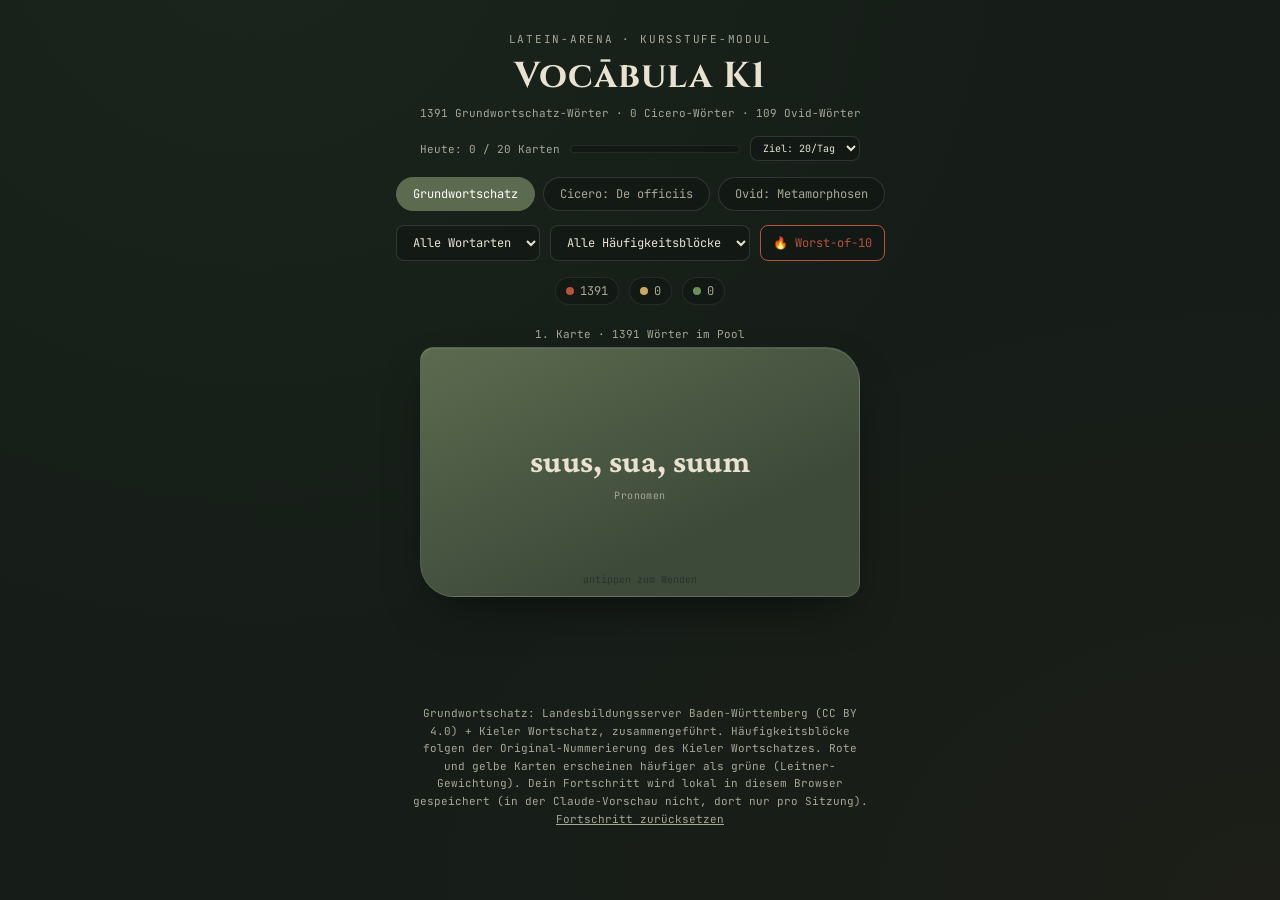
<file: latein-arena-kursstufe.html>
<!DOCTYPE html>
<html lang="de">
<head>
<meta charset="UTF-8">
<title>Latein-Arena · Kursstufe</title>
<link rel="preconnect" href="https://fonts.googleapis.com">
<link href="https://fonts.googleapis.com/css2?family=Cinzel:wght@500;700&family=Crimson+Pro:ital,wght@0,400;0,600;1,400&family=JetBrains+Mono:wght@400;500&display=swap" rel="stylesheet">
<style>
  :root{
    --bg-deep:#161d18; --bg-panel:#1f2b22;
    --bronze-1:#3d4a3a; --bronze-2:#5c6b4f;
    --gold:#c9a961; --parchment:#e9e2d0; --parchment-dim:#a9a894;
    --stage-red:#b5533c; --stage-yellow:#c9a961; --stage-green:#6b8f5c;
  }
  *{box-sizing:border-box;}
  body{
    margin:0; min-height:100vh;
    background:
      radial-gradient(ellipse at 20% -10%, #24322650 0%, transparent 55%),
      radial-gradient(ellipse at 100% 100%, #2a1f1650 0%, transparent 50%),
      var(--bg-deep);
    color:var(--parchment); font-family:'Crimson Pro', serif;
    display:flex; flex-direction:column; align-items:center;
    padding:32px 16px 60px;
  }
  .eyebrow{ font-family:'JetBrains Mono', monospace; font-size:11px; letter-spacing:.16em;
    text-transform:uppercase; color:var(--parchment-dim); margin-bottom:6px; }
  h1{ font-family:'Cinzel', serif; font-weight:700; font-size:clamp(24px,4vw,36px);
    letter-spacing:.03em; margin:0 0 6px; text-align:center; }
  .subcount{ font-family:'JetBrains Mono', monospace; font-size:11px; color:var(--parchment-dim); margin-bottom:16px; }

  .daily-goal{
    display:flex; align-items:center; gap:10px; margin-bottom:16px;
    width:min(440px, 92vw); flex-wrap:wrap; justify-content:center;
  }
  .daily-goal-text{
    font-family:'JetBrains Mono', monospace; font-size:11px; color:var(--parchment-dim);
    white-space:nowrap;
  }
  .daily-goal-bar{
    flex:1; min-width:120px; height:8px; border-radius:4px; background:#00000040;
    overflow:hidden; border:1px solid #ffffff14;
  }
  .daily-goal-fill{
    height:100%; background:linear-gradient(90deg, var(--stage-red), var(--stage-yellow), var(--stage-green));
    transition:width .4s ease;
  }
  .daily-goal.reached .daily-goal-text{ color:var(--stage-green); }
  #goalSelect{ font-size:10px; padding:4px 8px; }

  .modtabs{ display:flex; gap:8px; margin-bottom:14px; flex-wrap:wrap; justify-content:center; }
  .modtab{
    font-family:'JetBrains Mono', monospace; font-size:12px; padding:8px 16px;
    border-radius:20px; border:1px solid #ffffff20; background:#00000030;
    color:var(--parchment-dim); cursor:pointer; transition:all .2s;
  }
  .modtab.active{ background:var(--bronze-2); color:#fff; border-color:var(--bronze-2); }

  .filterbar{ display:flex; gap:10px; margin-bottom:16px; flex-wrap:wrap; justify-content:center; }
  select{
    font-family:'JetBrains Mono', monospace; font-size:12px; padding:8px 12px;
    border-radius:8px; border:1px solid #ffffff20; background:#00000030; color:var(--parchment);
  }
  select option{ background:#1f2b22; color:var(--parchment); }
  .worst-btn{
    font-family:'JetBrains Mono', monospace; font-size:12px; padding:8px 12px;
    border-radius:8px; border:1px solid var(--stage-red); background:#00000030;
    color:var(--stage-red); cursor:pointer;
  }
  .worst-btn.active{ background:var(--stage-red); color:#fff; }

  .stage-bar{ display:flex; gap:10px; margin-bottom:22px; font-family:'JetBrains Mono', monospace; font-size:12px; }
  .stage-chip{ display:flex; align-items:center; gap:6px; padding:5px 10px; border-radius:20px;
    background:#00000030; border:1px solid #ffffff14; color:var(--parchment-dim); }
  .dot{ width:8px; height:8px; border-radius:50%; display:inline-block; }

  .arena{ position:relative; width:min(440px, 92vw); height:250px; perspective:1400px; margin-bottom:22px; }
  .card{ position:absolute; inset:0; cursor:pointer; transform-style:preserve-3d;
    transition:transform .6s cubic-bezier(.2,.8,.2,1); }
  .card.flipped{ transform:rotateY(180deg); }
  .face{ position:absolute; inset:0; backface-visibility:hidden; border-radius:14px;
    display:flex; flex-direction:column; align-items:center; justify-content:center;
    padding:22px; text-align:center; border:1px solid #ffffff1a;
    box-shadow:0 20px 50px -20px #000000aa, inset 0 1px 0 #ffffff10; }
  .face.front{ background:linear-gradient(155deg, var(--bronze-2), var(--bronze-1) 70%);
    border-radius:14px 34px 14px 34px; }
  .face.back{ background:linear-gradient(155deg, #2a241a, #1c1712 70%);
    transform:rotateY(180deg); border-radius:34px 14px 34px 14px; }
  .latin-word{ font-family:'Crimson Pro', serif; font-weight:700; font-size:clamp(24px,5vw,32px);
    letter-spacing:.01em; color:var(--parchment); text-transform:none; }
  .meta-tag{ font-family:'JetBrains Mono', monospace; font-size:10px; color:var(--parchment-dim);
    margin-top:10px; letter-spacing:.04em; }
  .back-gram{ font-family:'JetBrains Mono', monospace; font-size:12px; color:var(--parchment-dim);
    letter-spacing:.02em; margin-bottom:8px; }
  .back-bed{ font-size:clamp(19px,4.5vw,24px); line-height:1.35; color:var(--gold);
    max-height:140px; overflow-y:auto; }
  .back-kapitel{ font-family:'JetBrains Mono', monospace; font-size:10px; color:#ffffff55;
    margin-top:12px; }
  .hint{ position:absolute; bottom:10px; font-family:'JetBrains Mono', monospace; font-size:10px; color:#00000055; }
  .face.back .hint{ color:#ffffff33; }

  .rate-prompt{ font-family:'Crimson Pro', serif; font-style:italic; font-size:14px;
    color:var(--parchment-dim); margin:0 0 10px; text-align:center; }
  .controls{ display:flex; gap:10px; margin-bottom:8px; }
  button{ font-family:'JetBrains Mono', monospace; font-size:12px; padding:9px 16px;
    border-radius:8px; border:1px solid #ffffff20; background:#00000030; color:var(--parchment);
    cursor:pointer; transition:background .2s, transform .15s; }
  button:hover{ background:#ffffff10; transform:translateY(-1px); }
  button.again{ border-color:var(--stage-red); color:var(--stage-red); }
  button.hard{ border-color:var(--stage-yellow); color:var(--stage-yellow); }
  button.good{ border-color:var(--stage-green); color:var(--stage-green); }

  .footer-note{ font-family:'JetBrains Mono', monospace; font-size:11px; color:var(--parchment-dim);
    margin-top:16px; text-align:center; max-width:460px; line-height:1.6; }
  .counter{ font-family:'JetBrains Mono', monospace; font-size:11px; color:var(--parchment-dim); margin-bottom:6px; }
</style>
</head>
<body>

  <div class="eyebrow">Latein-Arena · Kursstufe-Modul</div>
  <h1>Vocābula K1</h1>
  <div class="subcount" id="totalCount"></div>

  <div class="daily-goal" id="dailyGoal">
    <div class="daily-goal-text" id="dailyGoalText">Heute: 0 / 20 Karten</div>
    <div class="daily-goal-bar"><div class="daily-goal-fill" id="dailyGoalFill" style="width:0%"></div></div>
    <select id="goalSelect" title="Tagesziel anpassen">
      <option value="10">Ziel: 10/Tag</option>
      <option value="20" selected>Ziel: 20/Tag</option>
      <option value="30">Ziel: 30/Tag</option>
      <option value="50">Ziel: 50/Tag</option>
    </select>
  </div>

  <div class="modtabs">
    <div class="modtab active" data-mod="grundwortschatz">Grundwortschatz</div>
    <div class="modtab" data-mod="autor">Cicero: De officiis</div>
    <div class="modtab" data-mod="autor_ovid">Ovid: Metamorphosen</div>
  </div>

  <div class="filterbar" id="filterbar">
    <select id="waFilter">
      <option value="alle">Alle Wortarten</option>
      <option value="verben">Verben</option>
      <option value="substantive">Substantive</option>
      <option value="adjektive">Adjektive</option>
      <option value="pronomina">Pronomina</option>
      <option value="konjunktionen">Konjunktionen</option>
      <option value="subjunktionen">Subjunktionen</option>
      <option value="adverbien">Adverbien</option>
      <option value="praepositionen">Präpositionen</option>
      <option value="fragewoerter">Fragewörter</option>
      <option value="zahlwoerter">Zahlwörter</option>
    </select>
    <select id="blockFilter">
      <option value="alle">Alle Häufigkeitsblöcke</option>
      <option value="1–100">1–100</option>
<option value="101–200">101–200</option>
<option value="201–300">201–300</option>
<option value="301–400">301–400</option>
<option value="401–500">401–500</option>
<option value="501–600">501–600</option>
<option value="601–700">601–700</option>
<option value="701–800">701–800</option>
<option value="801–900">801–900</option>
<option value="901–1000">901–1000</option>
<option value="1001–1100">1001–1100</option>
<option value="1101–1200">1101–1200</option>
<option value="1201–1300">1201–1300</option>
    </select>
    <button id="worstBtn" class="worst-btn">🔥 Worst-of-10</button>
  </div>

  <div class="stage-bar" id="stageBar"></div>
  <div class="counter" id="counter">1 / 1</div>

  <div class="arena">
    <div class="card" id="card">
      <div class="face front">
        <div class="latin-word" id="latinWord">—</div>
        <div class="meta-tag" id="wortartTag">—</div>
        <div class="hint">antippen zum Wenden</div>
      </div>
      <div class="face back">
        <div class="back-gram" id="backGram">—</div>
        <div class="back-bed" id="backBed">—</div>
        <div class="back-kapitel" id="backKapitel">—</div>
      </div>
    </div>
  </div>

  <p class="rate-prompt" id="ratePrompt" style="visibility:hidden">Wie gut wusstest du die Antwort?</p>
  <div class="controls" id="controls" style="visibility:hidden">
    <button class="again" onclick="rate(0)">🔴 nochmal</button>
    <button class="hard" onclick="rate(1)">🟡 wackelig</button>
    <button class="good" onclick="rate(2)">🟢 sicher</button>
  </div>

  <p class="footer-note">
    Grundwortschatz: Landesbildungsserver Baden-Württemberg (CC BY 4.0) + Kieler Wortschatz, zusammengeführt.
    Häufigkeitsblöcke folgen der Original-Nummerierung des Kieler Wortschatzes.
    Rote und gelbe Karten erscheinen häufiger als grüne (Leitner-Gewichtung).
    Dein Fortschritt wird lokal in diesem Browser gespeichert (in der Claude-Vorschau nicht, dort nur pro Sitzung).
    <br><a href="#" id="resetLink" style="color:var(--parchment-dim);">Fortschritt zurücksetzen</a>
  </p>

<script>
  let ALL_WORDS = [];

  async function loadWordData(){
    try {
      const res = await fetch('./wortschatz-daten.json');
      if (!res.ok) throw new Error('HTTP ' + res.status);
      ALL_WORDS = await res.json();
      initAfterLoad();
    } catch (err) {
      document.getElementById('latinWord').textContent = "⚠ Wortschatz nicht geladen";
      document.getElementById('totalCount').textContent =
        "wortschatz-daten.json konnte nicht geladen werden — Datei muss im selben Ordner liegen " +
        "und über einen Webserver aufgerufen werden (nicht per Doppelklick/file://). " +
        "Lokal z. B. mit: python3 -m http.server";
      console.error(err);
    }
  }

  // --- Tagesziel ---
  const DAILY_KEY = "latein-arena-kursstufe-tagesstatistik";
  let dailyStats = { date: "", count: 0, goal: 20 };

  function todayStr(){
    const d = new Date();
    return `${d.getFullYear()}-${d.getMonth()+1}-${d.getDate()}`;
  }
  function loadDailyStats(){
    try {
      const raw = localStorage.getItem(DAILY_KEY);
      const parsed = raw ? JSON.parse(raw) : null;
      if (parsed && parsed.date === todayStr()) return parsed;
      // neuer Tag (oder erster Start) -> Zähler zurücksetzen, Ziel behalten falls vorhanden
      return { date: todayStr(), count: 0, goal: parsed ? parsed.goal : 20 };
    } catch(e) { return { date: todayStr(), count: 0, goal: 20 }; }
  }
  function saveDailyStats(){
    try { localStorage.setItem(DAILY_KEY, JSON.stringify(dailyStats)); } catch(e) {}
  }
  function renderDailyGoal(){
    const pct = Math.min(100, Math.round((dailyStats.count / dailyStats.goal) * 100));
    document.getElementById('dailyGoalFill').style.width = pct + '%';
    const box = document.getElementById('dailyGoal');
    if (dailyStats.count >= dailyStats.goal){
      box.classList.add('reached');
      document.getElementById('dailyGoalText').textContent =
        `🎉 Tagesziel erreicht: ${dailyStats.count} / ${dailyStats.goal} Karten`;
    } else {
      box.classList.remove('reached');
      document.getElementById('dailyGoalText').textContent =
        `Heute: ${dailyStats.count} / ${dailyStats.goal} Karten`;
    }
  }
  document.getElementById('goalSelect').addEventListener('change', (e) => {
    dailyStats.goal = parseInt(e.target.value, 10);
    saveDailyStats();
    renderDailyGoal();
  });

  const WA_LABELS = {
    verben: "Verb", substantive: "Substantiv", adjektive: "Adjektiv",
    pronomina: "Pronomen", konjunktionen: "Konjunktion", subjunktionen: "Subjunktion",
    adverbien: "Adverb", praepositionen: "Präposition", fragewoerter: "Fragewort",
    zahlwoerter: "Zahlwort"
  };

  let currentMod = "grundwortschatz";
  let currentWa = "alle";
  let currentBlock = "alle";
  let pool = [];
  let currentWord = null;
  let lastWordId = null;
  let seenCount = 0;
  let worstMode = false;
  let progress = {};
  let STORAGE_KEY = "latein-arena-kursstufe-fortschritt";

  // Leitner-Gewichtung: rote Karten (Stufe 0) erscheinen am häufigsten, gelbe (1-2)
  // mittel, grüne (3-4) am seltensten -- aber nie ganz raus, damit Wissen auffrischt.
  function stageWeight(stage){
    if (stage === 0) return 6;
    if (stage <= 2) return 3;
    return 1;
  }

  function pickNext(){
    if (pool.length === 0) return null;
    let candidates = pool;
    if (pool.length > 1 && lastWordId !== null){
      const filtered = pool.filter(w => w.id !== lastWordId);
      if (filtered.length > 0) candidates = filtered;
    }
    if (worstMode){
      // Worst-of: einfache Rotation ohne Gewichtung, es sind ja schon die schlechtesten
      return candidates[Math.floor(Math.random() * candidates.length)];
    }
    const totalWeight = candidates.reduce((sum, w) => sum + stageWeight(w.stage), 0);
    let r = Math.random() * totalWeight;
    for (const w of candidates){
      r -= stageWeight(w.stage);
      if (r <= 0) return w;
    }
    return candidates[candidates.length - 1];
  }

  function filteredByUI(){
    return ALL_WORDS.filter(w => {
      if (w.typ !== currentMod) return false;
      if (currentWa !== "alle" && w.waGroup !== currentWa) return false;
      if (currentBlock !== "alle" && w.kielBlock !== currentBlock) return false;
      return true;
    });
  }

  function rebuildPool(){
    worstMode = false;
    document.getElementById('worstBtn').textContent = "🔥 Worst-of-10";
    document.getElementById('worstBtn').classList.remove('active');
    pool = filteredByUI();
    lastWordId = null;
    seenCount = 0;
    showCard();
  }

  function enterWorstMode(){
    const reviewed = filteredByUI().filter(w => progress[w.id] !== undefined);
    if (reviewed.length === 0){
      alert("Für den aktuellen Filter gibt es noch keine geübten Wörter. Erst ein paar Karten bewerten, dann steht hier eine Worst-of-Liste bereit.");
      return;
    }
    reviewed.sort((a, b) => a.stage - b.stage);
    pool = reviewed.slice(0, 10);
    worstMode = true;
    document.getElementById('worstBtn').textContent = "← Zurück zum normalen Modus";
    document.getElementById('worstBtn').classList.add('active');
    lastWordId = null;
    seenCount = 0;
    showCard();
  }

  function renderStageBar(){
    const bar = document.getElementById('stageBar');
    const counts = [0,0,0,0,0];
    pool.forEach(w => counts[w.stage]++);
    const red = counts[0], yellow = counts[1]+counts[2], green = counts[3]+counts[4];
    bar.innerHTML = `
      <div class="stage-chip"><span class="dot" style="background:var(--stage-red)"></span>${red}</div>
      <div class="stage-chip"><span class="dot" style="background:var(--stage-yellow)"></span>${yellow}</div>
      <div class="stage-chip"><span class="dot" style="background:var(--stage-green)"></span>${green}</div>
    `;
  }

  function showCard(){
    if (pool.length === 0){
      currentWord = null;
      document.getElementById('latinWord').textContent = "— keine Wörter —";
      document.getElementById('wortartTag').textContent = "";
      document.getElementById('controls').style.visibility = 'hidden';
      document.getElementById('ratePrompt').style.visibility = 'hidden';
      document.getElementById('counter').textContent = "0 Wörter";
      renderStageBar();
      return;
    }
    currentWord = pickNext();
    seenCount++;
    document.getElementById('latinWord').textContent = currentWord.lemma;
    document.getElementById('wortartTag').textContent = WA_LABELS[currentWord.waGroup] || currentWord.waGroup;
    document.getElementById('backGram').textContent = currentWord.gram || "";
    document.getElementById('backGram').style.display = (currentWord.gram && currentWord.gram !== currentWord.bed) ? 'block' : 'none';
    document.getElementById('backBed').textContent = currentWord.bed;
    document.getElementById('backKapitel').textContent =
      (currentWord.typ === "autor" || currentWord.typ === "autor_ovid") ? currentWord.autorWerk : "";
    document.getElementById('card').classList.remove('flipped');
    document.getElementById('controls').style.visibility = 'hidden';
    document.getElementById('ratePrompt').style.visibility = 'hidden';
    document.getElementById('counter').textContent = worstMode
      ? `Worst-of · ${seenCount}. Karte`
      : `${seenCount}. Karte · ${pool.length} Wörter im Pool`;
    renderStageBar();
  }

  document.getElementById('card').addEventListener('click', () => {
    const card = document.getElementById('card');
    if(!card.classList.contains('flipped') && pool.length > 0){
      card.classList.add('flipped');
      document.getElementById('controls').style.visibility = 'visible';
      document.getElementById('ratePrompt').style.visibility = 'visible';
    }
  });

  function rate(delta){
    if (!currentWord) return;
    if(delta === 0) currentWord.stage = 0;
    else currentWord.stage = Math.min(4, currentWord.stage + delta);
    progress[currentWord.id] = currentWord.stage;
    saveProgress(progress);
    dailyStats.count++;
    saveDailyStats();
    renderDailyGoal();
    lastWordId = currentWord.id;
    showCard();
  }

  document.querySelectorAll('.modtab').forEach(tab => {
    tab.addEventListener('click', () => {
      document.querySelectorAll('.modtab').forEach(t => t.classList.remove('active'));
      tab.classList.add('active');
      currentMod = tab.dataset.mod;
      document.getElementById('blockFilter').style.display = currentMod === 'grundwortschatz' ? 'inline-block' : 'none';
      rebuildPool();
    });
  });

  document.getElementById('waFilter').addEventListener('change', (e) => {
    currentWa = e.target.value;
    rebuildPool();
  });
  document.getElementById('blockFilter').addEventListener('change', (e) => {
    currentBlock = e.target.value;
    rebuildPool();
  });
  document.getElementById('worstBtn').addEventListener('click', () => {
    if (worstMode) rebuildPool();
    else enterWorstMode();
  });

  document.getElementById('resetLink').addEventListener('click', (e) => {
    e.preventDefault();
    if (confirm('Wirklich den gesamten Lernfortschritt zurücksetzen?')) {
      try { localStorage.removeItem(STORAGE_KEY); } catch(err) {}
      ALL_WORDS.forEach(w => { w.stage = 0; progress[w.id] = 0; });
      rebuildPool();
    }
  });

  function initAfterLoad(){
    function loadProgress(){
      try {
        const raw = localStorage.getItem(STORAGE_KEY);
        return raw ? JSON.parse(raw) : {};
      } catch(e) { return {}; }
    }
    progress = loadProgress();
    ALL_WORDS.forEach(w => { if (progress[w.id] !== undefined) w.stage = progress[w.id]; });

    dailyStats = loadDailyStats();
    document.getElementById('goalSelect').value = String(dailyStats.goal);
    renderDailyGoal();

    document.getElementById('totalCount').textContent =
      `${ALL_WORDS.filter(w=>w.typ==='grundwortschatz').length} Grundwortschatz-Wörter · ${ALL_WORDS.filter(w=>w.typ==='autor').length} Cicero-Wörter · ${ALL_WORDS.filter(w=>w.typ==='autor_ovid').length} Ovid-Wörter`;

    rebuildPool();
  }
  function saveProgress(p){
    try { localStorage.setItem(STORAGE_KEY, JSON.stringify(p)); }
    catch(e) { /* Vorschau-Umgebung ohne localStorage: stillschweigend ignorieren */ }
  }

  loadWordData();
</script>
</body>
</html>
</file>
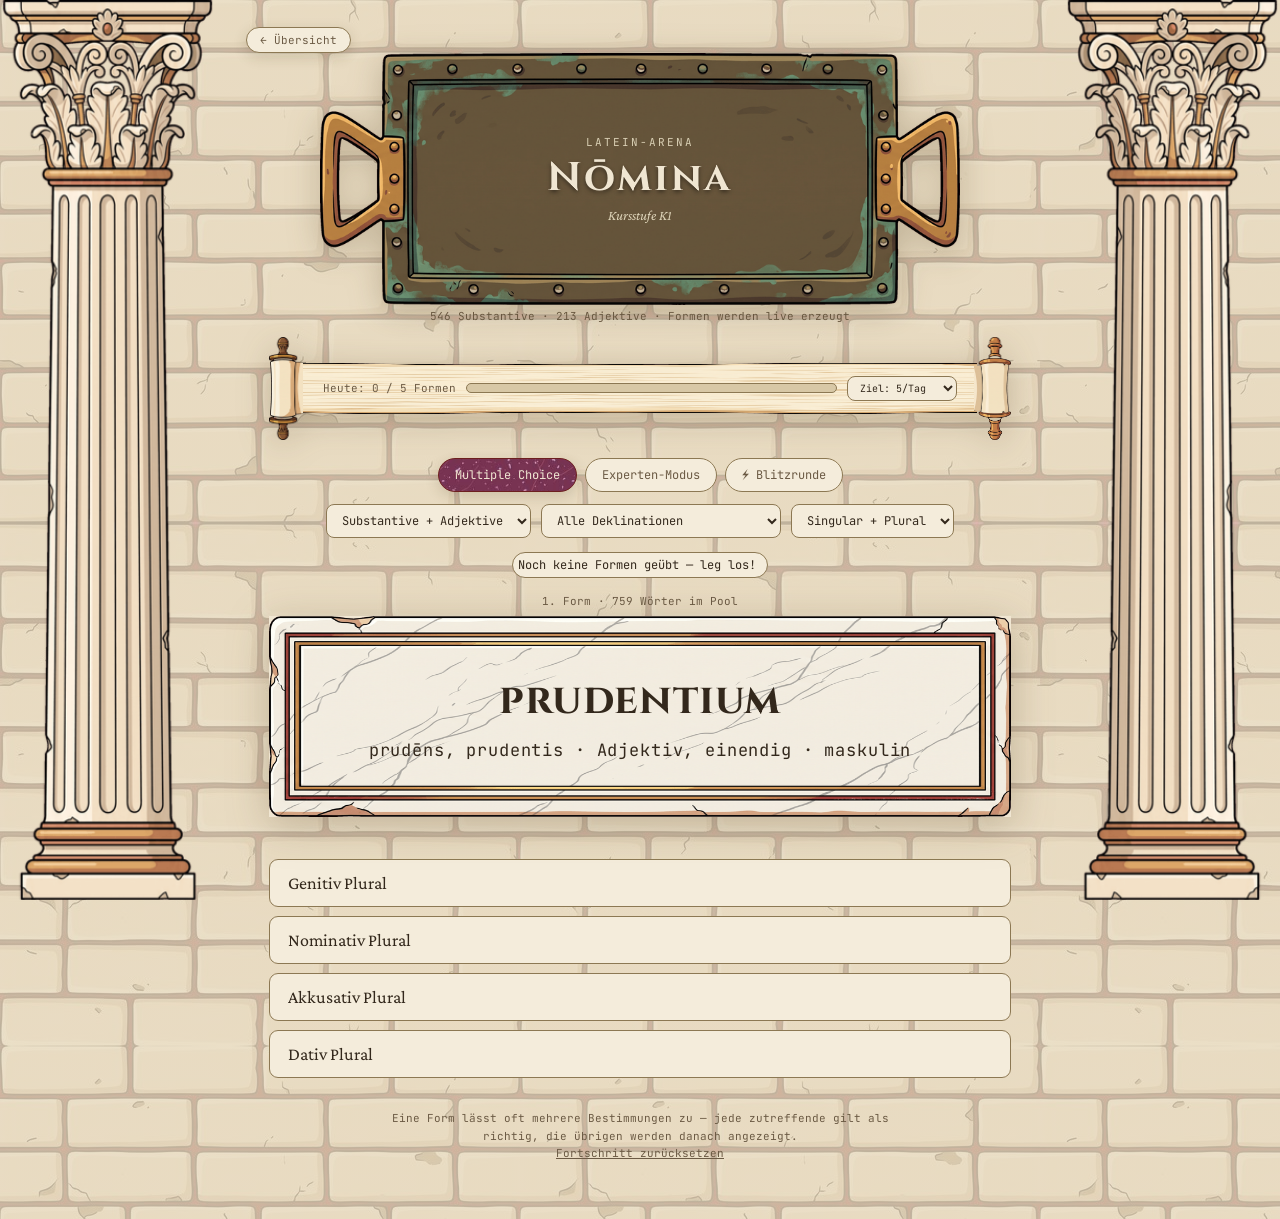
<file: nomina.html>
<!DOCTYPE html>
<html lang="de">
<head>
<meta charset="UTF-8">
<meta name="viewport" content="width=device-width, initial-scale=1">
<title>Nōmina · Latein-Arena</title>
<link rel="preconnect" href="https://fonts.googleapis.com">
<link rel="preconnect" href="https://fonts.gstatic.com" crossorigin>
<link href="https://fonts.googleapis.com/css2?family=Cinzel:wght@500;700&family=Crimson+Pro:ital,wght@0,400;0,600;1,400&family=JetBrains+Mono:wght@400;500&display=swap" rel="stylesheet">
<link rel="stylesheet" href="theme.css">
<style>
  .subcount{ font-family:var(--font-mono); font-size:11px; color:var(--ink-soft); margin-bottom:14px; text-align:center; }

  .daily-goal{ display:flex; align-items:center; gap:10px; margin-bottom:16px;
    width:clamp(320px,58vw,760px); flex-wrap:wrap; justify-content:center; }
  .daily-goal-text{ font-family:var(--font-mono); font-size:11px; color:var(--ink-soft); white-space:nowrap; }
  .daily-goal-bar{ flex:1; min-width:120px; height:10px; border-radius:5px;
    background:var(--wand-tief); overflow:hidden; border:1px solid var(--bronze); }
  .daily-goal-fill{ height:100%; background:var(--pompeji); transition:width .4s ease; }
  .daily-goal.reached .daily-goal-text{ color:var(--richtig); font-weight:600;
    background:url('assets/ui/lorbeer.png') left center / 18px auto no-repeat; padding-left:23px; }
  #goalSelect{ font-size:10px; padding:4px 8px; }

  .modetabs{ display:flex; gap:8px; margin-bottom:12px; flex-wrap:wrap; justify-content:center; }
  .modetab{ font-family:var(--font-mono); font-size:12px; padding:8px 16px; border-radius:20px;
    border:1px solid var(--bronze); background:var(--putz); color:var(--ink-soft);
    cursor:pointer; transition:all .18s; user-select:none; }
  .modetab:hover{ background:var(--putz-hell); color:var(--ink); }
  .blitz-leiste{ text-align:center; margin-bottom:16px; }
  .blitz-text{ font-size:15px; line-height:1.5; color:var(--ink); max-width:460px;
    margin:0 auto 8px; }
  .blitz-bestwert{ font-family:var(--font-mono); font-size:13px; color:var(--ink-soft);
    margin-bottom:14px; min-height:18px; }
  .blitz-uhr{ font-family:var(--font-display); font-weight:700;
    font-size:clamp(34px,5vw,52px); color:var(--pompeji); line-height:1.1; }
  .blitz-punkte{ font-family:var(--font-mono); font-size:15px; color:var(--ink);
    margin-top:2px; }
  .blitz-ergebnis{ font-family:var(--font-display); font-weight:700;
    font-size:clamp(19px,2.6vw,26px); color:var(--pompeji); margin-bottom:14px; }
  .modetab.active{ background-color:var(--pompeji); background-image:url('assets/ui/porphyr.jpg');
    background-size:260px auto; color:var(--marmor); border-color:#6d1f1f; box-shadow:var(--schatten); }

  .filterbar{ display:flex; gap:10px; margin-bottom:14px; flex-wrap:wrap; justify-content:center; }

  .stage-bar{ display:flex; gap:9px; margin-bottom:16px; font-family:var(--font-mono);
    font-size:12px; flex-wrap:wrap; justify-content:center; }
  .stage-chip{ display:flex; align-items:center; gap:6px; padding:4px 11px 4px 5px; border-radius:20px;
    background:var(--putz); border:1px solid var(--bronze); color:var(--ink); }
  .dot{ width:17px; height:17px; border-radius:50%; display:inline-block;
    background-size:contain; background-repeat:no-repeat; background-position:center; }
  .dot.rot{ background-image:url('assets/ui/muenze-bronze.png'); }
  .dot.gelb{ background-image:url('assets/ui/muenze-silber.png'); }
  .dot.gruen{ background-image:url('assets/ui/muenze-gold.png'); }

  .counter{ font-family:var(--font-mono); font-size:11px; color:var(--ink-soft); margin-bottom:8px; }

  .arena{ position:relative; width:clamp(320px,58vw,760px); height:clamp(200px,34vh,330px);
    perspective:1500px; margin-bottom:clamp(12px,3vh,20px); }
  .card{ position:absolute; inset:0; cursor:pointer; transform-style:preserve-3d;
    transition:transform .6s cubic-bezier(.2,.8,.2,1); }
  .card.flipped{ transform:rotateY(180deg); }
  .card.no-flip{ cursor:default; }
  .arena-kompakt{ height:auto; margin-bottom:14px; perspective:none; }
  .arena-kompakt .card, .arena-kompakt .face{ position:relative; }
  .face{ position:absolute; inset:0; backface-visibility:hidden;
    display:flex; flex-direction:column; align-items:center; justify-content:center;
    padding:clamp(18px,3.5vw,30px); text-align:center;
    filter:drop-shadow(0 8px 20px rgba(80,60,30,.26)); }
  .face.front{ background:var(--marmor); border:26px solid transparent;
    border-image:url('assets/ui/marmor.png') 44 fill stretch; }
  /* Rueckseite wie Vorderseite: beim Wenden bleibt es dieselbe Tafel. */
  .face.back{ transform:rotateY(180deg); background:var(--marmor); border:26px solid transparent;
    border-image:url('assets/ui/marmor.png') 44 fill stretch; }
  .latin-word{ font-family:var(--font-display); font-weight:700;
    font-size:clamp(24px,3.5vw,42px); letter-spacing:.02em; color:var(--ink); }
  /* Traegt hier die grammatische Kennzeichnung selbst, nicht bloss ein
     Etikett: entsprechend groesser als die 10px anderswo. */
  .meta-tag{ font-family:var(--font-mono); font-size:clamp(13px, 1.5vw, 17px); color:var(--ink);
    margin-top:10px; letter-spacing:.05em; }
  .back-bed{ font-size:clamp(17px,2.6vw,28px); line-height:1.35; color:var(--pompeji); font-weight:600; }
  .back-lemma{ font-family:var(--font-mono); font-size:11px; color:var(--ink-soft); margin-top:10px; }
  .hint{ position:absolute; bottom:12px; font-family:var(--font-mono); font-size:10px;
    color:var(--ink-soft); opacity:.7; }

  /* Mehrdeutige Formen: die weiteren gueltigen Bestimmungen */
  .auch{ font-family:var(--font-mono); font-size:12px; color:var(--ink-soft);
    margin-top:10px; line-height:1.5; }

  .rate-prompt{ font-family:var(--font-body); font-style:italic; font-size:15px;
    color:var(--ink-soft); margin:0 0 10px; text-align:center; }
  .controls{ display:flex; gap:10px; margin-bottom:8px; flex-wrap:wrap; justify-content:center; }
  .controls button{ font-family:var(--font-mono); font-size:clamp(12px,1.4vw,14px);
    padding:10px 20px; border-radius:8px; border:2px solid var(--bronze);
    background:var(--putz); color:var(--ink); cursor:pointer; }
  .controls button:hover{ background:var(--putz-hell); transform:translateY(-1px); }
  button.again{ border-color:var(--stufe-rot);   color:var(--stufe-rot); }
  button.hard{  border-color:var(--stufe-gelb);  color:var(--stufe-gelb); }
  button.good{  border-color:var(--stufe-gruen); color:var(--stufe-gruen); }

  .mc-options{ display:flex; flex-direction:column; gap:9px; width:clamp(320px,58vw,760px); margin-bottom:14px; }
  .mc-btn{ font-family:var(--font-body); font-size:clamp(15px,1.9vw,18px); padding:13px 18px;
    border-radius:9px; border:1px solid var(--bronze); background:var(--putz); color:var(--ink);
    cursor:pointer; text-align:left; transition:background .15s, border-color .15s; }
  .mc-btn:hover:not(:disabled){ background:var(--putz-hell); border-color:var(--pompeji); }
  .mc-btn.correct{ border:2px solid var(--richtig); background:#dcecd8; color:#1f4d27; font-weight:600; }
  .mc-btn.wrong{ border:2px solid var(--falsch); background:#f4dad6; color:#7d1f1f; }
  .mc-btn:disabled{ cursor:default; }
  .mc-hinweis{ font-family:var(--font-mono); font-size:11px; color:var(--ink-soft);
    margin:0 0 12px; text-align:center; min-height:16px; }

  .footer-note{ font-family:var(--font-mono); font-size:11px; color:var(--ink-soft);
    margin-top:18px; text-align:center; max-width:520px; line-height:1.6; }
  .footer-note a{ color:var(--ink-soft); }
  .footer-note a:hover{ color:var(--pompeji); }
</style>
</head>
<body>
  <div class="saeule-links"></div>
  <div class="saeule-rechts"></div>

  <a class="zurueck" href="./index.html">← Übersicht</a>

  <div class="kopf-tafel">
    <div class="eyebrow">Latein-Arena</div>
    <h1>Nōmina</h1>
    <div class="kopf-unter">Kursstufe K1</div>
  </div>

  <div class="subcount" id="totalCount"></div>

  <div class="ziel-tafel">
    <div class="ziel-rolle links"></div>
    <div class="ziel-mitte">
  <div class="daily-goal" id="dailyGoal">
    <div class="daily-goal-text" id="dailyGoalText">Heute: 0 / 5 Formen</div>
    <div class="daily-goal-bar"><div class="daily-goal-fill" id="dailyGoalFill" style="width:0%"></div></div>
    <select id="goalSelect" title="Tagesziel anpassen">
      <option value="5" selected>Ziel: 5/Tag</option>
      <option value="10">Ziel: 10/Tag</option>
      <option value="15">Ziel: 15/Tag</option>
      <option value="20">Ziel: 20/Tag</option>
      <option value="30">Ziel: 30/Tag</option>
    </select>
  </div>
    <div class="serie-chip" id="serieChip" style="display:none"></div>
    </div>
    <div class="ziel-rolle rechts"></div>
  </div>

  <div class="modetabs">
    <div class="modetab active" data-mode="mc">Multiple Choice</div>
    <div class="modetab" data-mode="exp">Experten-Modus</div>
    <div class="modetab" data-mode="blitz">⚡ Blitzrunde</div>
  </div>

  <div class="filterbar">
    <select id="wortartFilter">
      <option value="alle">Substantive + Adjektive</option>
      <option value="substantive">nur Substantive</option>
      <option value="adjektive">nur Adjektive</option>
    </select>
    <select id="klasseFilter">
      <option value="alle">Alle Deklinationen</option>
      <option value="a">a-Deklination</option>
      <option value="o">o-Deklination</option>
      <option value="kons">konsonantische</option>
      <option value="i">i-Stämme</option>
      <option value="u">u-Deklination</option>
      <option value="e">e-Deklination</option>
      <option value="ao">Adjektiv o/a (bonus)</option>
      <option value="3-3">Adjektiv dreiendig (ācer)</option>
      <option value="3-2">Adjektiv zweiendig (fortis)</option>
      <option value="3-1">Adjektiv einendig (fēlīx)</option>
      <option value="komp">Adjektiv Komparativ (melior)</option>
    </select>
    <select id="numerusFilter">
      <option value="alle">Singular + Plural</option>
      <option value="sg">nur Singular</option>
      <option value="pl">nur Plural</option>
    </select>
  </div>

  <div class="stage-bar" id="stageBar"></div>
  <div class="counter" id="counter">—</div>

  <div class="blitz-leiste" id="blitzLeiste" style="display:none">
    <div id="blitzStart">
      <div class="blitz-text">60 Sekunden, so viele Formen wie möglich. Zählt weder aufs Tagesziel noch auf die Leitner-Stufen — hier geht es ums Tempo.</div>
      <div class="blitz-bestwert" id="blitzBestwert"></div>
      <button class="knopf-haupt" id="blitzStartBtn">Blitzrunde starten</button>
    </div>
    <div id="blitzLauf" style="display:none">
      <div class="blitz-uhr" id="blitzUhr">60</div>
      <div class="blitz-punkte" id="blitzPunkte">0 richtig</div>
    </div>
    <div id="blitzEnde" style="display:none">
      <div class="blitz-ergebnis" id="blitzErgebnis"></div>
      <button class="knopf-haupt" id="blitzNochmalBtn">Nächste Runde</button>
    </div>
  </div>

  <div id="mcView">
    <div class="arena arena-kompakt">
      <div class="card no-flip" id="mcCard">
        <div class="face front">
          <div class="latin-word" id="mcForm">—</div>
          <div class="meta-tag" id="mcLemma">—</div>
        </div>
      </div>
    </div>
    <p class="mc-hinweis" id="mcHinweis"></p>
    <div class="mc-options" id="mcOptions"></div>
  </div>

  <div id="expView" style="display:none">
    <div class="arena">
      <div class="card" id="expCard">
        <div class="face front">
          <div class="latin-word" id="expForm">—</div>
          <div class="meta-tag" id="expLemma">—</div>
          <div class="hint">antippen zum Wenden</div>
        </div>
        <div class="face back">
          <div class="back-bed" id="expBestimmung">—</div>
          <div class="auch" id="expAuch"></div>
          <div class="back-lemma" id="expLemmaBack">—</div>
        </div>
      </div>
    </div>
    <p class="rate-prompt" id="expRatePrompt" style="visibility:hidden">Wie sicher wusstest du die Bestimmung?</p>
    <div class="controls" id="expControls" style="visibility:hidden">
      <button class="again" onclick="rate(0)">🔴 nochmal</button>
      <button class="hard" onclick="rate(1)">🟡 wackelig</button>
      <button class="good" onclick="rate(2)">🟢 sicher</button>
    </div>
  </div>

  <p class="footer-note">
    Eine Form lässt oft mehrere Bestimmungen zu — jede zutreffende gilt als richtig,
    die übrigen werden danach angezeigt.<br>
    <a href="#" id="resetLink">Fortschritt zurücksetzen</a>
  </p>

<script src="nomina-engine.js"></script>
<script src="fortschritt.js"></script>
<script src="serie.js"></script>
<script src="tasten.js"></script>
<script>
  let NOMINA = { substantive: [], adjektive: [] };

  async function ladeDaten(){
    try {
      const res = await fetch('./nomina-alle.json');
      if (!res.ok) throw new Error('HTTP ' + res.status);
      NOMINA = await res.json();
      initNachLaden();
    } catch (err) {
      document.getElementById('mcForm').textContent = "⚠ Daten nicht geladen";
      document.getElementById('totalCount').textContent =
        "nomina-alle.json konnte nicht geladen werden — die Datei muss im selben Ordner liegen " +
        "und über einen Webserver aufgerufen werden (nicht per Doppelklick).";
      console.error(err);
    }
  }

  // --- Tagesziel (gleiches Prinzip wie in Verba) ---
  const DAILY_KEY = "nomina-tagesstatistik";
  const STORAGE_KEY = "nomina-fortschritt";
  const GESAMT_KEY = "nomina-gesamt";   // lebenslang, wird nie zurueckgesetzt
  const DAILY_DEFAULT = 5;   // Formen pro Tag; zusammen mit dem anderen
                             // Formenwerkzeug ergibt das zehn am Tag
  let dailyStats = { date: "", count: 0, goal: DAILY_DEFAULT };
  let progress = {};

  function todayStr(){
    const d = new Date();
    return `${d.getFullYear()}-${d.getMonth()+1}-${d.getDate()}`;
  }
  function loadDailyStats(){
    try {
      const raw = localStorage.getItem(DAILY_KEY);
      const p = raw ? JSON.parse(raw) : null;
      if (p && p.date === todayStr()) return p;
      return { date: todayStr(), count: 0, goal: p ? p.goal : DAILY_DEFAULT };
    } catch(e) { return { date: todayStr(), count: 0, goal: DAILY_DEFAULT }; }
  }
  function saveDailyStats(){ try { localStorage.setItem(DAILY_KEY, JSON.stringify(dailyStats)); } catch(e) {} }
  function saveProgress(){ try { localStorage.setItem(STORAGE_KEY, JSON.stringify(progress)); } catch(e) {} }
  // Die Serie erscheint nur, wenn es eine gibt. Eine Null daneben waere eine
  // Mahnung, keine Belohnung.
  function renderSerie(){
    const chip = document.getElementById('serieChip');
    if (!chip || typeof Serie === "undefined") return;
    const s = Serie.stand();
    if (s.laenge === 0){ chip.style.display = 'none'; return; }
    chip.style.display = '';
    chip.textContent = '🔥 ' + s.laenge + (s.laenge === 1 ? ' Tag' : ' Tage') + ' in Folge'
      + (s.bester > s.laenge ? ' · Bestwert ' + s.bester : '');
  }

  function renderDailyGoal(){
    const pct = Math.min(100, Math.round((dailyStats.count / dailyStats.goal) * 100));
    document.getElementById('dailyGoalFill').style.width = pct + '%';
    const box = document.getElementById('dailyGoal');
    const erreicht = dailyStats.count >= dailyStats.goal;
    box.classList.toggle('reached', erreicht);
    document.getElementById('dailyGoalText').textContent =
      (erreicht ? '🎉 Tagesziel erreicht: ' : 'Heute: ')
      + `${dailyStats.count} / ${dailyStats.goal} Formen`;
    if (erreicht && typeof Serie !== "undefined") Serie.melde();
    renderSerie();
  }

  // --- Auswahl ---
  const KASUS = NominaEngine.KASUS;
  const KASUS_LABEL = NominaEngine.KASUS_LABEL;
  const NUMERUS_LABEL = NominaEngine.NUMERUS_LABEL;
  const KLASSE_LABEL = {
    a:"a-Deklination", o:"o-Deklination", kons:"konsonantische Deklination",
    i:"i-Stamm (3. Deklination)", u:"u-Deklination", e:"e-Deklination",
    ao:"Adjektiv o/a-Deklination", "3-3":"Adjektiv, dreiendig",
    "3-2":"Adjektiv, zweiendig", "3-1":"Adjektiv, einendig",
    komp:"Adjektiv, Komparativ"
  };
  const GENUS_LANG = { m:"maskulin", f:"feminin", n:"neutrum" };

  let currentMode = "mc";
  let currentWortart = "alle";
  let currentKlasse = "alle";
  let currentNumerus = "alle";
  let currentItem = null;
  let lastItemId = null;
  let seenCount = 0;

  function istAdjektivKlasse(k){ return k === "ao" || k.startsWith("3-"); }

  function pool(){
    let liste = [];
    if (currentWortart !== "adjektive") liste = liste.concat(NOMINA.substantive.map(e => ({ e, adj:false })));
    if (currentWortart !== "substantive") liste = liste.concat(NOMINA.adjektive.map(e => ({ e, adj:true })));
    if (currentKlasse !== "alle") liste = liste.filter(x => x.e.klasse === currentKlasse);
    return liste;
  }

  // Alle Bestimmungen, die auf diese Form zutreffen. Lateinische Nominalformen
  // sind haeufig mehrdeutig (puellae: Gen. Sg., Dat. Sg., Nom. Pl.) -- der
  // Trainer muss deshalb jede davon als richtig anerkennen.
  // Achtung: ein Numerus kann ganz fehlen (castra hat keinen Singular,
  // aes aliēnum keinen Plural).
  function bestimmungenFuer(eintrag, form, genus){
    const t = NominaEngine.tabelle(eintrag, genus);
    const treffer = [];
    for (const num of ["sg","pl"]){
      if (!t[num]) continue;
      for (const k of KASUS) if (t[num][k] === form) treffer.push({ kasus:k, numerus:num });
    }
    return treffer;
  }

  function label(b){ return KASUS_LABEL[b.kasus] + " " + NUMERUS_LABEL[b.numerus]; }

  function zufallsItem(){
    const p = pool();
    if (!p.length) return null;
    for (let versuch = 0; versuch < 25; versuch++){
      const { e, adj } = p[Math.floor(Math.random() * p.length)];
      const genus = adj ? ["m","f","n"][Math.floor(Math.random()*3)] : e.genus;
      const t = NominaEngine.tabelle(e, genus);
      // Nur Numeri anbieten, die es bei diesem Wort ueberhaupt gibt
      let numeri = ["sg","pl"].filter(n => t[n]);
      if (currentNumerus !== "alle") numeri = numeri.filter(n => n === currentNumerus);
      if (!numeri.length) continue;
      const num = numeri[Math.floor(Math.random()*numeri.length)];
      const kas = KASUS[Math.floor(Math.random()*KASUS.length)];
      const form = NominaEngine.form(e, kas, num, genus);
      if (!form) continue;
      const alle = bestimmungenFuer(e, form, genus)
        .filter(b => currentNumerus === "alle" || b.numerus === currentNumerus);
      if (!alle.length) continue;
      return {
        id: e.lemma + "|" + genus + "|" + form + "|" + currentNumerus,
        eintrag: e, adj, genus, form, alle,
        klasseLabel: KLASSE_LABEL[e.klasse] || (e.paradigma ? "unregelmäßig" : e.klasse)
      };
    }
    return null;
  }
</script>
<script>
  function kopfzeile(item){
    const e = item.eintrag;
    const zusatz = e.nurPlural ? " · nur Plural" : (e.hinweis ? " · " + e.hinweis : "");
    if (item.adj) return `${e.lemma} · ${item.klasseLabel} · ${GENUS_LANG[item.genus]}${zusatz}`;
    return `${e.lemma}, ${e.gen} (${item.genus}.) · ${item.klasseLabel}${zusatz}`;
  }

  function renderStageBar(){
    const bar = document.getElementById('stageBar');
    const stufen = Object.values(progress);
    if (!stufen.length){ bar.innerHTML = `<div class="stage-chip">Noch keine Formen geübt — leg los!</div>`; return; }
    const rot = stufen.filter(s => s === 0).length;
    const gelb = stufen.filter(s => s === 1 || s === 2).length;
    const gruen = stufen.filter(s => s >= 3).length;
    bar.innerHTML =
      `<div class="stage-chip"><span class="dot rot"></span>${rot}</div>` +
      `<div class="stage-chip"><span class="dot gelb"></span>${gelb}</div>` +
      `<div class="stage-chip"><span class="dot gruen"></span>${gruen}</div>` +
      `<div class="stage-chip">${stufen.length} insgesamt geübt</div>`;
  }

  // Distraktoren: Bestimmungen, die auf diese Form gerade NICHT zutreffen.
  function distraktoren(item, anzahl){
    const gueltig = new Set(item.alle.map(label));
    const rest = [];
    for (const num of ["sg","pl"]) for (const k of KASUS){
      const l = KASUS_LABEL[k] + " " + NUMERUS_LABEL[num];
      if (!gueltig.has(l)) rest.push(l);
    }
    rest.sort(() => Math.random() - 0.5);
    return rest.slice(0, anzahl);
  }

  // --- Leitner-Wiedervorlage ------------------------------------------------
  // Bis hierher war die Stufe blosse Statistik: gespeichert, als Muenzen
  // angezeigt -- aber nie fuer die Auswahl benutzt. Die Leiste behauptete
  // damit ein System, das nicht arbeitete.
  //
  // Wie in Verba werden die Formen live erzeugt; eine bestimmte schwache
  // Aufgabe zufaellig wieder zu treffen ist aussichtslos. Sie wird deshalb aus
  // ihrer ID wiederhergestellt -- hier einfacher, weil die Teile mit einem
  // senkrechten Strich getrennt sind.
  function ausAufgabenId(id){
    const t = id.split("|");
    if (t.length !== 4) return null;
    const [lemma, genus, form, numerusFilter] = t;
    // Die ID haelt den damals eingestellten Numerusfilter fest. Steht er heute
    // anders, passt die Aufgabe nicht mehr zur Oberflaeche.
    if (numerusFilter !== currentNumerus) return null;
    const treffer = pool().find(x => x.e.lemma === lemma);
    if (!treffer) return null;
    const alle = bestimmungenFuer(treffer.e, form, genus)
      .filter(b => currentNumerus === "alle" || b.numerus === currentNumerus);
    if (!alle.length) return null;
    return {
      id, eintrag: treffer.e, adj: treffer.adj, genus, form, alle,
      klasseLabel: KLASSE_LABEL[treffer.e.klasse]
                   || (treffer.e.paradigma ? "unregelmäßig" : treffer.e.klasse)
    };
  }

  function schwacheAufgabe(){
    const schwach = Object.keys(progress).filter(id => progress[id] <= 2 && id !== lastItemId);
    if (schwach.length === 0) return null;
    // Je mehr Schwachstellen, desto haeufiger die Wiedervorlage -- aber nie so
    // oft, dass zwei, drei Aufgaben totgeritten werden.
    if (Math.random() > Math.min(0.4, schwach.length / 20)) return null;
    const rot = schwach.filter(id => progress[id] === 0);
    const topf = (rot.length && Math.random() < 0.7) ? rot : schwach;
    for (let i = 0; i < 8; i++){
      const item = ausAufgabenId(topf[Math.floor(Math.random() * topf.length)]);
      if (item) return item;
    }
    return null;
  }

  function naechstesItem(){
    // Zuerst sehen, ob eine schwache Aufgabe zur Wiedervorlage ansteht.
    let item = schwacheAufgabe();
    if (!item){
      for (let i = 0; i < 12; i++){ item = zufallsItem(); if (item && item.id !== lastItemId) break; }
    }
    currentItem = item;
    if (!currentItem){
      document.getElementById('mcForm').textContent = "— keine Formen für diese Filterkombination —";
      document.getElementById('expForm').textContent = "— keine Formen für diese Filterkombination —";
      document.getElementById('mcOptions').innerHTML = '';
      return;
    }
    seenCount++;
    document.getElementById('counter').textContent = `${seenCount}. Form · ${pool().length} Wörter im Pool`;
    renderStageBar();
    if (currentMode === "mc" || currentMode === "blitz") renderMC(); else renderExperte();
  }

  function renderMC(){
    const item = currentItem;
    document.getElementById('mcForm').textContent = item.form;
    document.getElementById('mcLemma').textContent = kopfzeile(item);
    document.getElementById('mcHinweis').textContent =
      item.alle.length > 1 ? `Diese Form lässt ${item.alle.length} Bestimmungen zu — eine davon genügt.` : '';
    const richtige = item.alle.map(label);
    const optionen = [richtige[Math.floor(Math.random()*richtige.length)]].concat(distraktoren(item, 3));
    optionen.sort(() => Math.random() - 0.5);
    const box = document.getElementById('mcOptions');
    box.innerHTML = '';
    optionen.forEach(opt => {
      const btn = document.createElement('button');
      btn.className = 'mc-btn';
      btn.textContent = opt;
      btn.onclick = () => mcAntwort(btn, opt);
      box.appendChild(btn);
    });
  }


  // --- Blitzrunde -----------------------------------------------------------
  // 60 Sekunden, so viele Formen wie moeglich. Sie zaehlt bewusst WEDER auf das
  // Tagesziel NOCH auf die Leitner-Stufen: sonst waere das Tagesziel mit einer
  // Minute erledigt und die Stufen voller Rateantworten unter Zeitdruck. Der
  // lebenslange Zaehler laeuft mit -- geuebt ist geuebt. Ihr Lohn ist der
  // Bestwert.
  const BLITZ_KEY = "nomina-blitz";
  const BLITZ_DAUER = 60;
  let blitzLaeuft = false, blitzPunkte = 0, blitzRest = 0, blitzUhrId = null;

  function blitzBestwert(){
    try { return parseInt(localStorage.getItem(BLITZ_KEY), 10) || 0; } catch(e){ return 0; }
  }
  function blitzAnsicht(welche){
    document.getElementById('blitzStart').style.display = welche === 'start' ? '' : 'none';
    document.getElementById('blitzLauf').style.display  = welche === 'lauf'  ? '' : 'none';
    document.getElementById('blitzEnde').style.display  = welche === 'ende'  ? '' : 'none';
    document.getElementById('mcOptions').style.visibility = welche === 'lauf' ? '' : 'hidden';
    document.getElementById('mcCard').style.visibility = welche === 'lauf' ? '' : 'hidden';
  }
  function blitzStartBildschirm(){
    blitzLaeuft = false;
    if (blitzUhrId){ clearInterval(blitzUhrId); blitzUhrId = null; }
    const b = blitzBestwert();
    document.getElementById('blitzBestwert').textContent = b ? ('Bestwert: ' + b + ' richtig') : '';
    blitzAnsicht('start');
  }
  function blitzStarten(){
    blitzLaeuft = true; blitzPunkte = 0; blitzRest = BLITZ_DAUER;
    document.getElementById('blitzUhr').textContent = blitzRest;
    document.getElementById('blitzPunkte').textContent = '0 richtig';
    blitzAnsicht('lauf');
    naechstesItem();
    blitzUhrId = setInterval(() => {
      blitzRest--;
      document.getElementById('blitzUhr').textContent = blitzRest;
      if (blitzRest <= 0) blitzSchluss();
    }, 1000);
  }
  function blitzSchluss(){
    blitzLaeuft = false;
    if (blitzUhrId){ clearInterval(blitzUhrId); blitzUhrId = null; }
    const alt = blitzBestwert();
    const bestwert = blitzPunkte > alt;
    if (bestwert){ try { localStorage.setItem(BLITZ_KEY, String(blitzPunkte)); } catch(e){} }
    document.getElementById('blitzErgebnis').textContent =
      blitzPunkte + ' richtig in ' + BLITZ_DAUER + ' Sekunden'
      + (bestwert ? ' — neuer Bestwert!' : (alt ? ' · Bestwert: ' + alt : ''));
    blitzAnsicht('ende');
  }

  function mcAntwort(btn, gewaehlt){
    const item = currentItem;
    const gueltig = new Set(item.alle.map(label));
    const korrekt = gueltig.has(gewaehlt);
    document.querySelectorAll('#mcOptions .mc-btn').forEach(b => {
      b.disabled = true;
      if (gueltig.has(b.textContent)) b.classList.add('correct');
      else if (b === btn) b.classList.add('wrong');
    });
    if (blitzLaeuft){
      if (korrekt) blitzPunkte++;
      document.getElementById('blitzPunkte').textContent = blitzPunkte + ' richtig';
      Gesamtzaehler.zaehl(GESAMT_KEY);   // geuebt ist geuebt
      lastItemId = item.id;
      setTimeout(() => { if (blitzLaeuft) naechstesItem(); }, korrekt ? 260 : 650);
      return;
    }
    if (item.alle.length > 1){
      const andere = item.alle.map(label).filter(l => l !== gewaehlt);
      document.getElementById('mcHinweis').textContent =
        (korrekt ? 'Richtig. Ebenso möglich: ' : 'Möglich wäre: ') + andere.join(' · ');
    }
    merken(korrekt ? 1 : 0);
    setTimeout(naechstesItem, korrekt ? 900 : 1800);
  }

  function renderExperte(){
    const item = currentItem;
    document.getElementById('expForm').textContent = item.form;
    document.getElementById('expLemma').textContent = kopfzeile(item);
    document.getElementById('expBestimmung').textContent = label(item.alle[0]);
    document.getElementById('expAuch').textContent =
      item.alle.length > 1 ? 'ebenso möglich: ' + item.alle.slice(1).map(label).join(' · ') : '';
    document.getElementById('expLemmaBack').textContent = item.eintrag.bedeutung || '';
    document.getElementById('expCard').classList.remove('flipped');
    document.getElementById('expControls').style.visibility = 'hidden';
    document.getElementById('expRatePrompt').style.visibility = 'hidden';
  }
</script>
<script>
  // Leitner-Stufe je Form merken
  function merken(delta){
    const id = currentItem.id;
    const alt = progress[id] === undefined ? 0 : progress[id];
    progress[id] = delta === 0 ? 0 : Math.min(4, alt + delta);
    saveProgress();
    Gesamtzaehler.zaehl(GESAMT_KEY);
    dailyStats.count++;
    saveDailyStats();
    renderDailyGoal();
    renderStageBar();
    lastItemId = id;
  }

  function rate(delta){
    if (!currentItem) return;
    merken(delta);
    naechstesItem();
  }

  document.getElementById('expCard').addEventListener('click', () => {
    const c = document.getElementById('expCard');
    if (!c.classList.contains('flipped') && currentItem){
      c.classList.add('flipped');
      document.getElementById('expControls').style.visibility = 'visible';
      document.getElementById('expRatePrompt').style.visibility = 'visible';
    }
  });

  document.querySelectorAll('.modetab').forEach(tab => {
    tab.addEventListener('click', () => {
      document.querySelectorAll('.modetab').forEach(t => t.classList.remove('active'));
      tab.classList.add('active');
      currentMode = tab.dataset.mode;
      document.getElementById('mcView').style.display  = currentMode === 'mc'  ? 'block' : 'none';
      document.getElementById('expView').style.display = currentMode === 'exp' ? 'block' : 'none';
      document.getElementById('mcView').style.display  = (currentMode === 'mc' || currentMode === 'blitz') ? 'block' : 'none';
      document.getElementById('blitzLeiste').style.display = currentMode === 'blitz' ? '' : 'none';
      if (currentMode === 'blitz'){ blitzStartBildschirm(); return; }
      blitzLaeuft = false;
      if (blitzUhrId){ clearInterval(blitzUhrId); blitzUhrId = null; }
      document.getElementById('mcOptions').style.visibility = '';
      document.getElementById('mcCard').style.visibility = '';
      naechstesItem();
    });
  });

  document.getElementById('wortartFilter').addEventListener('change', e => {
    currentWortart = e.target.value; seenCount = 0; naechstesItem();
  });
  document.getElementById('klasseFilter').addEventListener('change', e => {
    currentKlasse = e.target.value; seenCount = 0; naechstesItem();
  });
  document.getElementById('numerusFilter').addEventListener('change', e => {
    currentNumerus = e.target.value; seenCount = 0; naechstesItem();
  });
  document.getElementById('goalSelect').addEventListener('change', e => {
    dailyStats.goal = parseInt(e.target.value, 10); saveDailyStats(); renderDailyGoal();
  });
  document.getElementById('resetLink').addEventListener('click', e => {
    e.preventDefault();
    if (confirm('Wirklich den Fortschritt in Nōmina zurücksetzen?')){
      try { localStorage.removeItem(STORAGE_KEY); } catch(err) {}
      progress = {}; renderStageBar();
    }
  });

  function initNachLaden(){
    try { progress = JSON.parse(localStorage.getItem(STORAGE_KEY) || '{}'); } catch(e) { progress = {}; }
    dailyStats = loadDailyStats();
    document.getElementById('goalSelect').value = String(dailyStats.goal);
    renderDailyGoal();
    document.getElementById('totalCount').textContent =
      `${NOMINA.substantive.length} Substantive · ${NOMINA.adjektive.length} Adjektive · Formen werden live erzeugt`;
    renderStageBar();
    naechstesItem();
  }

  ladeDaten();

  document.getElementById('blitzStartBtn').addEventListener('click', blitzStarten);
  document.getElementById('blitzNochmalBtn').addEventListener('click', blitzStarten);
  Tasten.start();
</script>
</body>
</html>
</file>
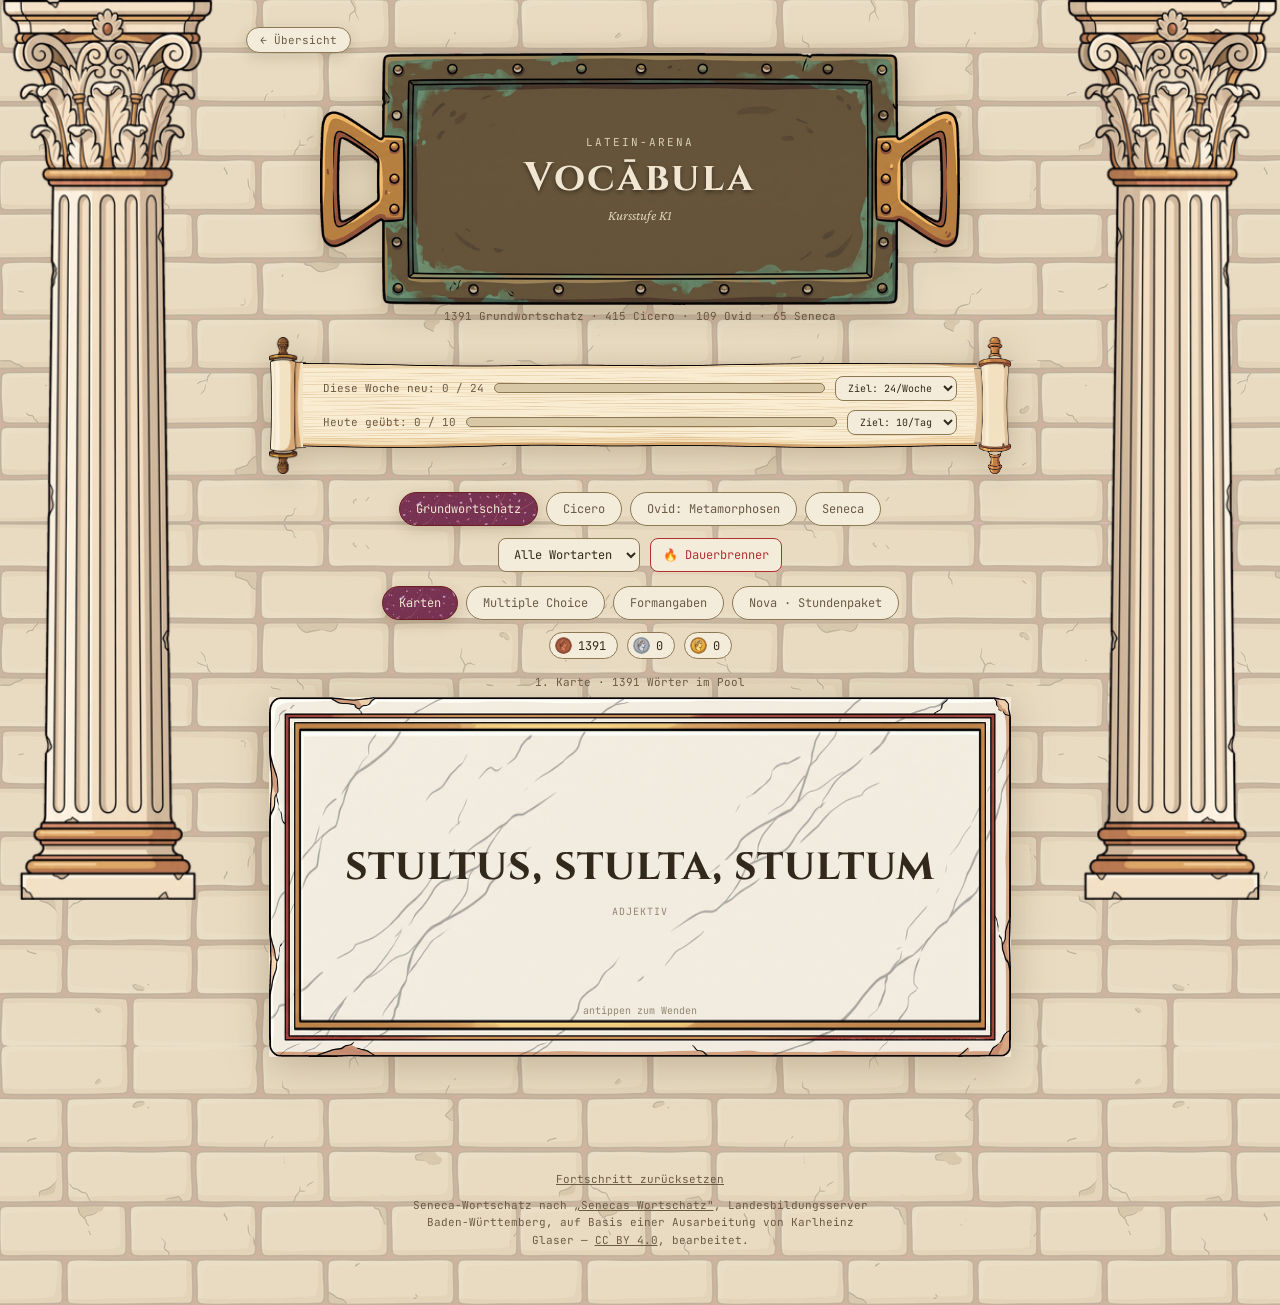
<file: wortschatz.html>
<!DOCTYPE html>
<html lang="de">
<head>
<meta charset="UTF-8">
<title>Latein-Arena · Kursstufe</title>
<link rel="preconnect" href="https://fonts.googleapis.com">
<meta name="viewport" content="width=device-width, initial-scale=1">
<link rel="preconnect" href="https://fonts.gstatic.com" crossorigin>
<link href="https://fonts.googleapis.com/css2?family=Cinzel:wght@500;700&family=Crimson+Pro:ital,wght@0,400;0,600;1,400&family=JetBrains+Mono:wght@400;500&display=swap" rel="stylesheet">
<link rel="stylesheet" href="theme.css">
<style>
  /* Seitenspezifisches. Palette, Kopftafel, Knoepfe, Reiter und Balken
     kommen aus theme.css -- hier steht nur, was es nur im Vokabeltrainer gibt. */

  .subcount{ font-family:var(--font-mono); font-size:11px; color:var(--ink-soft); margin-bottom:14px; }

  /* ---------- Ziele ---------- */
  .daily-goal{
    display:flex; align-items:center; gap:10px;
    width:clamp(320px, 58vw, 760px); flex-wrap:wrap; justify-content:center;
  }
  .daily-goal-text{ font-family:var(--font-mono); font-size:11px; color:var(--ink-soft); white-space:nowrap; }
  .daily-goal-bar{
    flex:1; min-width:120px; height:10px; border-radius:5px;
    background:var(--wand-tief); overflow:hidden; border:1px solid var(--bronze);
  }
  .daily-goal-fill{ height:100%; background:var(--pompeji); transition:width .4s ease; }
  .daily-goal.neu .daily-goal-fill{ background:var(--gold); }
  /* Ziel erreicht: der Lorbeer tritt an die Stelle des Textes, nicht daneben. */
  .daily-goal.reached .daily-goal-text{
    color:var(--richtig); font-weight:600;
    background:url('assets/ui/lorbeer.png') left center / 18px auto no-repeat; padding-left:23px;
  }
  #goalSelect, #weekGoalSelect{ font-size:10px; padding:4px 8px; }

  /* ---------- Reiter ---------- */
  .modtabs, .uebung-tabs{ display:flex; gap:8px; margin-bottom:12px; flex-wrap:wrap; justify-content:center; }
  .modtab, .uebung-tab{
    font-family:var(--font-mono); font-size:12px; padding:8px 16px; border-radius:20px;
    border:1px solid var(--bronze); background:var(--putz); color:var(--ink-soft);
    cursor:pointer; transition:all .18s; user-select:none;
  }
  .modtab:hover, .uebung-tab:hover{ background:var(--putz-hell); color:var(--ink); }
  .modtab.active, .uebung-tab.active{
    background-color:var(--pompeji);
    background-image:url('assets/ui/porphyr.jpg'); background-size:260px auto;
    color:var(--marmor); border-color:#6d1f1f; box-shadow:var(--schatten);
  }

  .filterbar{ display:flex; gap:10px; margin-bottom:14px; flex-wrap:wrap; justify-content:center; }
  .worst-btn{
    font-family:var(--font-mono); font-size:12px; padding:7px 12px; border-radius:8px;
    border:1px solid var(--falsch); background:var(--putz); color:var(--falsch); cursor:pointer;
  }
  .worst-btn:hover{ background:var(--putz-hell); }
  .worst-btn.active{ background:var(--falsch); color:var(--marmor); }
  /* Der Fehlerkorb steht nur da, wenn etwas drin ist -- und dann gefuellt
     statt als Umriss: er ist eine Aufforderung, kein Dauerzustand. */
  .fehler-btn{ border-color:var(--pompeji); background:var(--pompeji); color:var(--marmor); }
  .fehler-btn:hover{ background:#8a2727; }
  .fehler-btn.active{ background:var(--putz); color:var(--pompeji); }

  /* ---------- Leitner-Stufen ----------
     Die Muenzen stehen fuer den Wert einer Karte: roh/bronze noch unsicher,
     Silber im Werden, Gold gesichert. */
  .stage-bar{ display:flex; gap:9px; margin-bottom:16px; font-family:var(--font-mono); font-size:12px; flex-wrap:wrap; justify-content:center; }
  .stage-chip{
    display:flex; align-items:center; gap:6px; padding:4px 11px 4px 5px; border-radius:20px;
    background:var(--putz); border:1px solid var(--bronze); color:var(--ink);
  }
  .dot{ width:17px; height:17px; border-radius:50%; display:inline-block; background-size:contain; background-repeat:no-repeat; background-position:center; }
  .dot.rot{   background-image:url('assets/ui/muenze-bronze.png'); }
  .dot.gelb{  background-image:url('assets/ui/muenze-silber.png'); }
  .dot.gruen{ background-image:url('assets/ui/muenze-gold.png'); }

  .counter{ font-family:var(--font-mono); font-size:11px; color:var(--ink-soft); margin-bottom:8px; }

  /* ---------- Karte ----------
     Vorderseite: Marmortafel. Das Bild misst 900x356, die Karte hat aber ein
     anderes Verhaeltnis -- als flaechiges Hintergrundbild wuerde der Zierrand
     oben und unten dicker als an den Seiten. Deshalb border-image: der Rahmen
     wird geschnitten und nur die Mitte gedehnt.
     Rueckseite: dieselbe Marmortafel, damit die Karte beim Wenden ein Stueck
     Material bleibt und nicht das Traegermaterial wechselt. */
  .arena{ position:relative; width:clamp(320px, 58vw, 760px); height:clamp(230px, 40vh, 380px);
    perspective:1500px; margin-bottom:clamp(12px,3vh,20px); }
  .card{ position:absolute; inset:0; cursor:pointer; transform-style:preserve-3d;
    transition:transform .6s cubic-bezier(.2,.8,.2,1); }
  .card.flipped{ transform:rotateY(180deg); }
  .card.no-flip{ cursor:default; }
  /* Karten ohne Rueckseite: die Flaeche steht im Fluss und bestimmt die Hoehe,
     sonst laeuft sie unter die Antwortknoepfe. */
  .arena-kompakt{ height:auto; margin-bottom:14px; perspective:none; }
  .arena-kompakt .card{ position:relative; }
  .arena-kompakt .face{ position:relative; }
  .face{
    position:absolute; inset:0; backface-visibility:hidden;
    display:flex; flex-direction:column; align-items:center; justify-content:center;
    padding:clamp(20px,4vw,34px); text-align:center;
    filter:drop-shadow(0 8px 20px rgba(80,60,30,.26));
  }
  .face.front{
    background:var(--marmor);
    border:26px solid transparent;
    border-image:url('assets/ui/marmor.png') 44 fill stretch;
  }
  .face.back{
    transform:rotateY(180deg);
    background:var(--marmor);
    border:26px solid transparent;
    border-image:url('assets/ui/marmor.png') 44 fill stretch;
  }
  .latin-word{ font-family:var(--font-display); font-weight:700;
    font-size:clamp(26px,3.8vw,44px); letter-spacing:.02em; color:var(--ink); }
  .meta-tag{ font-family:var(--font-mono); font-size:10px; color:var(--ink-soft);
    margin-top:10px; letter-spacing:.05em; text-transform:none; }
  /* Wortart bleibt ein leises Etikett in Versalien, die Grammatikangabe steht
     daneben in normaler Schreibung und deutlich groesser -- sie ist der Teil,
     den man sich merken soll, und soll nicht neben dem Lemma verschwinden.
     Vorher standen hier feste 12px: die wuchsen am Beamer nicht mit, waehrend
     das Lemma darueber bis 44px klettert. Jetzt derselbe clamp-Mechanismus. */
  .meta-tag .meta-wa{ text-transform:uppercase; letter-spacing:.09em; opacity:.7; }
  .meta-tag .meta-gram{
    margin-left:10px; padding-left:10px; border-left:1px solid var(--wand-tief);
    font-size:clamp(15px, 1.7vw, 21px); font-weight:600;
    color:var(--ink); letter-spacing:.01em;
  }
  .back-gram{ font-family:var(--font-mono); font-size:clamp(15px, 1.7vw, 21px);
    font-weight:500; color:var(--ink);
    letter-spacing:.02em; margin-bottom:10px; }
  .back-bed{ font-size:clamp(18px,2.8vw,30px); line-height:1.35; color:var(--pompeji);
    font-weight:600; max-height:clamp(96px,24vh,200px); overflow-y:auto; }
  .back-kapitel{ font-family:var(--font-mono); font-size:10px; color:var(--ink-soft); margin-top:12px; }
  .hint{ position:absolute; bottom:14px; font-family:var(--font-mono); font-size:10px; color:var(--ink-soft); opacity:.7; }

  /* ---------- Bewertung ---------- */
  /* Formangaben: die Karte nennt Lemma und Bedeutung, aber bewusst NICHT die
     Grammatikangabe -- die ist ja die gesuchte Antwort. */
  .formen-bed{ font-size:clamp(15px,2vw,19px); line-height:1.35; color:var(--pompeji);
    font-weight:600; margin-top:12px; }
  .formen-frage{ font-family:var(--font-body); font-style:italic; font-size:15px;
    color:var(--ink-soft); margin:0 0 12px; text-align:center; }
  /* Die aufgeloeste Antwort IST die Stammformenangabe -- entsprechend gross. */
  .formen-loesung{ font-family:var(--font-mono); font-size:clamp(15px, 1.7vw, 20px);
    font-weight:600; color:var(--ink);
    margin:0 0 12px; text-align:center; min-height:20px; }
  .rate-prompt{ font-family:var(--font-body); font-style:italic; font-size:15px;
    color:var(--ink-soft); margin:0 0 10px; text-align:center; }
  .controls{ display:flex; gap:10px; margin-bottom:8px; flex-wrap:wrap; justify-content:center; }
  .controls button{ font-family:var(--font-mono); font-size:clamp(12px,1.4vw,14px);
    padding:10px 20px; border-radius:8px; border:2px solid var(--bronze);
    background:var(--putz); color:var(--ink); cursor:pointer; }
  .controls button:hover{ background:var(--putz-hell); transform:translateY(-1px); }
  button.again{ border-color:var(--stufe-rot);   color:var(--stufe-rot); }
  button.hard{  border-color:var(--stufe-gelb);  color:var(--stufe-gelb); }
  button.good{  border-color:var(--stufe-gruen); color:var(--stufe-gruen); }

  /* ---------- Multiple Choice ----------
     Bewusst Putz statt der Bronze-Plakette: auf dem gescheckten Bronzegrund
     schwankt der Textkontrast je nach Stelle zwischen 2 und 5. */
  .mc-options{ display:flex; flex-direction:column; gap:9px; width:clamp(320px,58vw,760px); margin-bottom:14px; }
  .mc-btn{
    font-family:var(--font-body); font-size:clamp(15px,1.9vw,18px);
    padding:13px 18px; border-radius:9px;
    border:1px solid var(--bronze); background:var(--putz); color:var(--ink);
    cursor:pointer; text-align:left; transition:background .15s, border-color .15s;
  }
  .mc-btn:hover:not(:disabled){ background:var(--putz-hell); border-color:var(--pompeji); }
  .mc-btn.correct{ border:2px solid var(--richtig); background:#e4efe2; color:#1f4d27; font-weight:600; }
  .mc-btn.wrong{   border:2px solid var(--falsch);  background:#f2e0de; color:#7d1f1f; }
  .mc-btn:disabled{ cursor:default; }

  /* ---------- Nova: Stundenpaket ---------- */
  .nova-panel{
    width:clamp(320px,58vw,760px); padding:clamp(22px,4.5vw,38px); text-align:center;
    background:var(--putz) url('assets/ui/lampe.png') right 16px top 14px / 36px auto no-repeat;
    border:var(--rand); border-top:5px solid var(--pompeji); border-radius:10px;
    box-shadow:var(--schatten); margin-bottom:16px;
  }
  .nova-kicker{ font-family:var(--font-mono); font-size:11px; letter-spacing:.18em;
    text-transform:uppercase; color:var(--ink-soft); margin-bottom:8px; }
  .nova-headline{ font-family:var(--font-display); font-weight:700;
    font-size:clamp(23px,3.2vw,36px); letter-spacing:.03em; color:var(--pompeji); margin-bottom:12px; }
  .nova-text{ font-size:clamp(15px,1.8vw,18px); line-height:1.55; color:var(--ink); margin-bottom:20px; }
  .nova-start-btn{
    background-color:var(--pompeji);
    background-image:url('assets/ui/porphyr.jpg'); background-size:260px auto; background-position:center;
    color:var(--marmor); border:2px solid #6d1f1f;
    font-family:var(--font-display); font-weight:700; letter-spacing:.08em; text-transform:uppercase;
    padding:12px 30px; border-radius:26px; box-shadow:var(--schatten); cursor:pointer;
  }
  .nova-start-btn:hover{ filter:brightness(1.14); transform:translateY(-1px); }
  /* Runde 1 zeigt Wort und Bedeutung zugleich -- auf Pergament, wie ein Eintrag
     im Vokabelheft. */
  .nova-bed{ font-size:clamp(18px,2.6vw,28px); line-height:1.35; color:var(--pompeji);
    font-weight:600; margin-top:14px; max-height:clamp(90px,22vh,200px); overflow-y:auto; }
  .nova-steps{ display:flex; gap:6px; justify-content:center; margin-bottom:14px; flex-wrap:wrap; }
  .nova-step{ font-family:var(--font-mono); font-size:10px; padding:4px 11px; border-radius:20px;
    background:var(--putz); border:1px solid var(--bronze); color:var(--ink-soft); }
  .nova-step.done{ color:var(--richtig); border-color:var(--richtig); }
  .nova-step.active{
    background-color:var(--pompeji); background-image:url('assets/ui/porphyr.jpg'); background-size:260px auto;
    color:var(--marmor); border-color:#6d1f1f;
  }

  .footer-note{ font-family:var(--font-mono); font-size:11px; color:var(--ink-soft);
    margin-top:18px; text-align:center; max-width:460px; line-height:1.6; }
  .footer-note a{ color:var(--ink-soft); }
  .footer-note a:hover{ color:var(--pompeji); }
</style>
</head>
<body>

  <div class="saeule-links"></div>
  <div class="saeule-rechts"></div>

  <a class="zurueck" href="./index.html">← Übersicht</a>

  <div class="kopf-tafel">
    <div class="eyebrow">Latein-Arena</div>
    <h1>Vocābula</h1>
    <div class="kopf-unter">Kursstufe K1</div>
  </div>
  <div class="subcount" id="totalCount"></div>

  <div class="ziel-tafel">
    <div class="ziel-rolle links"></div>
    <div class="ziel-mitte">
    <div class="daily-goal neu" id="weekGoal">
      <div class="daily-goal-text" id="weekGoalText">Diese Woche neu: 0 / 24</div>
      <div class="daily-goal-bar"><div class="daily-goal-fill" id="weekGoalFill" style="width:0%"></div></div>
      <select id="weekGoalSelect" title="Wochenziel anpassen">
        <option value="12">Ziel: 12/Woche</option>
        <option value="18">Ziel: 18/Woche</option>
        <option value="24" selected>Ziel: 24/Woche</option>
        <option value="36">Ziel: 36/Woche</option>
      </select>
    </div>
    <div class="daily-goal" id="dailyGoal">
      <div class="daily-goal-text" id="dailyGoalText">Heute geübt: 0 / 10</div>
      <div class="daily-goal-bar"><div class="daily-goal-fill" id="dailyGoalFill" style="width:0%"></div></div>
      <select id="goalSelect" title="Tagesziel anpassen">
        <option value="5">Ziel: 5/Tag</option>
        <option value="10" selected>Ziel: 10/Tag</option>
        <option value="15">Ziel: 15/Tag</option>
        <option value="20">Ziel: 20/Tag</option>
        <option value="30">Ziel: 30/Tag</option>
      </select>
    </div>
    <div class="serie-chip" id="serieChip" style="display:none"></div>
    </div>
    <div class="ziel-rolle rechts"></div>
  </div>

  <div class="modtabs">
    <div class="modtab active" data-mod="grundwortschatz">Grundwortschatz</div>
    <div class="modtab" data-mod="autor_cicero">Cicero</div>
    <div class="modtab" data-mod="autor_ovid">Ovid: Metamorphosen</div>
    <div class="modtab" data-mod="autor_seneca">Seneca</div>
  </div>

  <div class="filterbar" id="filterbar">
    <select id="waFilter">
      <option value="alle">Alle Wortarten</option>
      <option value="verben">Verben</option>
      <option value="substantive">Substantive</option>
      <option value="adjektive">Adjektive</option>
      <option value="pronomina">Pronomina</option>
      <option value="konjunktionen">Konjunktionen</option>
      <option value="subjunktionen">Subjunktionen</option>
      <option value="adverbien">Adverbien</option>
      <option value="praepositionen">Präpositionen</option>
      <option value="fragewoerter">Fragewörter</option>
      <option value="zahlwoerter">Zahlwörter</option>
    </select>
    <button id="worstBtn" class="worst-btn">🔥 Dauerbrenner</button>
    <button id="fehlerBtn" class="worst-btn fehler-btn" style="display:none">🔴 Fehler wiederholen</button>
  </div>

  <div class="uebung-tabs">
    <div class="uebung-tab active" data-modus="karten">Karten</div>
    <div class="uebung-tab" data-modus="mc">Multiple Choice</div>
    <div class="uebung-tab" data-modus="formen">Formangaben</div>
    <div class="uebung-tab" data-modus="nova">Nova · Stundenpaket</div>
  </div>

  <div class="stage-bar" id="stageBar"></div>
  <div class="counter" id="counter">1 / 1</div>

  <div id="kartenView">
    <div class="arena">
      <div class="card" id="card">
        <div class="face front">
          <div class="latin-word" id="latinWord">—</div>
          <div class="meta-tag" id="wortartTag">—</div>
          <div class="hint">antippen zum Wenden</div>
        </div>
        <div class="face back">
          <div class="back-gram" id="backGram">—</div>
          <div class="back-bed" id="backBed">—</div>
          <div class="back-kapitel" id="backKapitel">—</div>
        </div>
      </div>
    </div>

    <p class="rate-prompt" id="ratePrompt" style="visibility:hidden">Wie gut wusstest du die Antwort?</p>
    <div class="controls" id="controls" style="visibility:hidden">
      <button class="again" onclick="rate(0)">🔴 nochmal</button>
      <button class="hard" onclick="rate(1)">🟡 wackelig</button>
      <button class="good" onclick="rate(2)">🟢 sicher</button>
    </div>
  </div>

  <div id="mcView" style="display:none">
    <div class="arena arena-kompakt">
      <div class="card no-flip" id="mcCard">
        <div class="face front">
          <div class="latin-word" id="mcWord">—</div>
          <div class="meta-tag" id="mcWortartTag">—</div>
        </div>
      </div>
    </div>
    <div class="mc-options" id="mcOptions"></div>
  </div>

  <div id="formenView" style="display:none">
    <div class="arena arena-kompakt">
      <div class="card no-flip" id="formenCard">
        <div class="face front">
          <div class="latin-word" id="formenWort">—</div>
          <div class="meta-tag" id="formenTag">—</div>
          <div class="formen-bed" id="formenBed">—</div>
        </div>
      </div>
    </div>
    <p class="formen-frage" id="formenFrage">—</p>
    <p class="formen-loesung" id="formenLoesung"></p>
    <div class="mc-options" id="formenOptionen"></div>
  </div>

  <div id="novaView" style="display:none">
    <div class="nova-steps" id="novaSteps" style="display:none">
      <div class="nova-step" data-step="1">1 · Kennenlernen</div>
      <div class="nova-step" data-step="2">2 · Abfrage</div>
      <div class="nova-step" data-step="3">3 · Sicherung</div>
    </div>

    <div class="nova-panel" id="novaStart">
      <div class="nova-kicker">Stundenpaket</div>
      <div class="nova-headline">6 neue Wörter</div>
      <div class="nova-text" id="novaStartText">—</div>
      <button class="nova-start-btn" id="novaStartBtn">Paket starten</button>
    </div>

    <div id="novaRunde1" style="display:none">
      <div class="arena arena-kompakt">
        <div class="card no-flip">
          <div class="face front">
            <div class="latin-word" id="novaLemma">—</div>
            <div class="meta-tag" id="novaGram">—</div>
            <div class="nova-bed" id="novaBed">—</div>
          </div>
        </div>
      </div>
      <div class="controls" style="justify-content:center">
        <button class="good" id="novaWeiterBtn">weiter →</button>
      </div>
    </div>

    <div id="novaRunde2" style="display:none">
      <div class="arena arena-kompakt">
        <div class="card no-flip">
          <div class="face front">
            <div class="latin-word" id="novaMcWord">—</div>
            <div class="meta-tag" id="novaMcTag">—</div>
          </div>
        </div>
      </div>
      <div class="mc-options" id="novaMcOptions"></div>
    </div>

    <div id="novaRunde3" style="display:none">
      <div class="arena">
        <div class="card" id="novaCard">
          <div class="face front">
            <div class="latin-word" id="novaKLemma">—</div>
            <div class="meta-tag" id="novaKTag">—</div>
            <div class="hint">antippen zum Wenden</div>
          </div>
          <div class="face back">
            <div class="back-gram" id="novaKGram">—</div>
            <div class="back-bed" id="novaKBed">—</div>
          </div>
        </div>
      </div>
      <p class="rate-prompt" id="novaRatePrompt" style="visibility:hidden">Wie gut wusstest du die Antwort?</p>
      <div class="controls" id="novaControls" style="visibility:hidden">
        <button class="again" onclick="novaRate(0)">🔴 nochmal</button>
        <button class="hard" onclick="novaRate(1)">🟡 wackelig</button>
        <button class="good" onclick="novaRate(2)">🟢 sicher</button>
      </div>
    </div>

    <div class="nova-panel" id="novaEnde" style="display:none">
      <div class="nova-kicker">geschafft</div>
      <div class="nova-headline" id="novaEndeHeadline">6 neue Wörter gelernt</div>
      <div class="nova-text" id="novaEndeText">—</div>
      <button class="nova-start-btn" id="novaNochmalBtn">Nächstes Paket</button>
    </div>
  </div>

  <p class="footer-note">
    <a href="#" id="resetLink">Fortschritt zurücksetzen</a><br>
    <span style="display:inline-block; margin-top:8px; line-height:1.6;">Seneca-Wortschatz nach <a href="https://www.schule-bw.de/faecher-und-schularten/sprachen-und-literatur/latein/sprache/materialien-zur-sprache-senecas/senecas-wortschatz.html" target="_blank" rel="noopener">„Senecas Wortschatz"</a>, Landesbildungsserver Baden-Württemberg, auf Basis einer Ausarbeitung von Karlheinz Glaser — <a href="https://creativecommons.org/licenses/by/4.0/deed.de" target="_blank" rel="noopener">CC BY 4.0</a>, bearbeitet.</span>
  </p>

<script src="fortschritt.js"></script>
<script src="serie.js"></script>
<script src="tasten.js"></script>
<script src="formangaben.js"></script>
<script>
  let ALL_WORDS = [];

  async function loadWordData(){
    try {
      const res = await fetch('./wortschatz-daten.json');
      if (!res.ok) throw new Error('HTTP ' + res.status);
      ALL_WORDS = await res.json();
      initAfterLoad();
    } catch (err) {
      document.getElementById('latinWord').textContent = "⚠ Wortschatz nicht geladen";
      document.getElementById('totalCount').textContent =
        "wortschatz-daten.json konnte nicht geladen werden — Datei muss im selben Ordner liegen " +
        "und über einen Webserver aufgerufen werden (nicht per Doppelklick/file://). " +
        "Lokal z. B. mit: python3 -m http.server";
      console.error(err);
    }
  }

  // --- Ziele ---
  // Zwei getrennte Zähler, die sich nicht überschneiden. Es entscheidet nicht
  // der Reiter, sondern ob das Wort zum ersten Mal drankommt:
  //   Wochenziel = Wörter, die zum allerersten Mal abgefragt werden (neue Vokabeln)
  //   Tagesziel  = jede weitere geübte Karte
  // Wer bucht was:
  //   Karten, Multiple Choice   neues Wort -> Woche, sonst Tag
  //   Formangaben               immer Tag (Stammformen sind kein neues Wort)
  //   Nova 1 (Kennenlernen)     nichts, es wird keine Antwort gegeben
  //   Nova 2 (Abfrage)          immer Tag
  //   Nova 3 (Sicherung)        neues Wort -> Woche, sonst Tag
  const DAILY_KEY = "latein-arena-kursstufe-tagesstatistik";
  const WEEK_KEY  = "latein-arena-kursstufe-wochenstatistik";
  const GESAMT_KEY = "latein-arena-kursstufe-gesamt";   // lebenslang, wird nie zurueckgesetzt
  const DAILY_DEFAULT = 10;   // geuebte Karten pro Tag
  const WEEK_DEFAULT  = 24;   // neue Vokabeln pro Woche = 4 Wochenstunden a 6
  let dailyStats = { date: "", count: 0, goal: DAILY_DEFAULT };
  let weekStats  = { week: "", count: 0, goal: WEEK_DEFAULT };

  function todayStr(){
    const d = new Date();
    return `${d.getFullYear()}-${d.getMonth()+1}-${d.getDate()}`;
  }

  // ISO-8601-Kalenderwoche: Woche beginnt am Montag und gehört zu dem Jahr,
  // in dem ihr Donnerstag liegt. Der Wochenzähler springt also montags auf 0.
  function isoWeekStr(){
    const d = new Date();
    const t = new Date(Date.UTC(d.getFullYear(), d.getMonth(), d.getDate()));
    const wochentag = t.getUTCDay() || 7;            // Mo = 1 ... So = 7
    t.setUTCDate(t.getUTCDate() + 4 - wochentag);    // auf den Donnerstag der Woche
    const jahresbeginn = new Date(Date.UTC(t.getUTCFullYear(), 0, 1));
    const woche = Math.ceil(((t - jahresbeginn) / 86400000 + 1) / 7);
    return `${t.getUTCFullYear()}-W${String(woche).padStart(2, "0")}`;
  }

  function loadDailyStats(){
    try {
      const raw = localStorage.getItem(DAILY_KEY);
      const parsed = raw ? JSON.parse(raw) : null;
      if (parsed && parsed.date === todayStr()) return parsed;
      // neuer Tag (oder erster Start) -> Zähler zurück, Ziel behalten falls vorhanden
      return { date: todayStr(), count: 0, goal: parsed ? parsed.goal : DAILY_DEFAULT };
    } catch(e) { return { date: todayStr(), count: 0, goal: DAILY_DEFAULT }; }
  }
  function saveDailyStats(){
    try { localStorage.setItem(DAILY_KEY, JSON.stringify(dailyStats)); } catch(e) {}
  }
  function loadWeekStats(){
    try {
      const raw = localStorage.getItem(WEEK_KEY);
      const parsed = raw ? JSON.parse(raw) : null;
      if (parsed && parsed.week === isoWeekStr()) return parsed;
      return { week: isoWeekStr(), count: 0, goal: parsed ? parsed.goal : WEEK_DEFAULT };
    } catch(e) { return { week: isoWeekStr(), count: 0, goal: WEEK_DEFAULT }; }
  }
  function saveWeekStats(){
    try { localStorage.setItem(WEEK_KEY, JSON.stringify(weekStats)); } catch(e) {}
  }

  // Die Serie erscheint nur, wenn es eine gibt. Eine Null daneben waere eine
  // Mahnung, keine Belohnung.
  function renderSerie(){
    const chip = document.getElementById('serieChip');
    if (!chip || typeof Serie === "undefined") return;
    const s = Serie.stand();
    if (s.laenge === 0){ chip.style.display = 'none'; return; }
    chip.style.display = '';
    chip.textContent = '🔥 ' + s.laenge + (s.laenge === 1 ? ' Tag' : ' Tage') + ' in Folge'
      + (s.bester > s.laenge ? ' · Bestwert ' + s.bester : '');
  }

  function renderDailyGoal(){
    const pct = Math.min(100, Math.round((dailyStats.count / dailyStats.goal) * 100));
    document.getElementById('dailyGoalFill').style.width = pct + '%';
    const box = document.getElementById('dailyGoal');
    const erreicht = dailyStats.count >= dailyStats.goal;
    box.classList.toggle('reached', erreicht);
    document.getElementById('dailyGoalText').textContent =
      (erreicht ? '🎉 Tagesziel erreicht: ' : 'Heute geübt: ')
      + `${dailyStats.count} / ${dailyStats.goal}`;
    if (erreicht && typeof Serie !== "undefined") Serie.melde();
    renderSerie();
  }
  function renderWeekGoal(){
    const pct = Math.min(100, Math.round((weekStats.count / weekStats.goal) * 100));
    document.getElementById('weekGoalFill').style.width = pct + '%';
    const box = document.getElementById('weekGoal');
    box.classList.toggle('reached', weekStats.count >= weekStats.goal);
    document.getElementById('weekGoalText').textContent =
      (weekStats.count >= weekStats.goal ? '🎉 Wochenziel erreicht: ' : 'Diese Woche neu: ')
      + `${weekStats.count} / ${weekStats.goal}`;
  }

  // Genau ein Zähler pro Antwort. warNeu muss VOR dem Schreiben von progress[id]
  // ermittelt werden, sonst ist jedes Wort sofort "bekannt".
  function verbucheAntwort(warNeu){
    Gesamtzaehler.zaehl(GESAMT_KEY);   // jede gespielte Karte, neu wie wiederholt
    if (warNeu){ weekStats.count++; saveWeekStats(); renderWeekGoal(); }
    else { dailyStats.count++; saveDailyStats(); renderDailyGoal(); }
  }

  document.getElementById('goalSelect').addEventListener('change', (e) => {
    dailyStats.goal = parseInt(e.target.value, 10);
    saveDailyStats();
    renderDailyGoal();
  });
  document.getElementById('weekGoalSelect').addEventListener('change', (e) => {
    weekStats.goal = parseInt(e.target.value, 10);
    saveWeekStats();
    renderWeekGoal();
  });

  const WA_LABELS = {
    verben: "Verb", substantive: "Substantiv", adjektive: "Adjektiv",
    pronomina: "Pronomen", konjunktionen: "Konjunktion", subjunktionen: "Subjunktion",
    adverbien: "Adverb", praepositionen: "Präposition", fragewoerter: "Fragewort",
    zahlwoerter: "Zahlwort"
  };

  let currentMod = "grundwortschatz";
  let currentWa = "alle";
  let pool = [];
  let currentWord = null;
  let lastWordId = null;
  let seenCount = 0;
  // Heisst in der Oberflaeche "Dauerbrenner": die dauerhaften Sorgenkinder,
  // im Unterschied zum Fehlerkorb mit den Fehlern der laufenden Sitzung.
  let worstMode = false;
  let progress = {};
  let currentUebungsmodus = "karten";
  let STORAGE_KEY = "latein-arena-kursstufe-fortschritt";

  // Leitner-Gewichtung: rote Karten (Stufe 0) erscheinen am häufigsten, gelbe (1-2)
  // mittel, grüne (3-4) am seltensten -- aber nie ganz raus, damit Wissen auffrischt.
  //
  // Dazu das Datum der letzten Antwort. Seine Aufgabe ist, frisch Geuebtes
  // zurueckzustellen -- NICHT, Ueberfaelliges zu jagen. Das war der erste
  // Entwurf und er ging nach hinten los: gegen Jahresende ist bei 1391 Woertern
  // und zehn Karten am Tag ohnehin fast alles ueberfaellig, ein Bonus darauf
  // zieht die gruenen Woerter nur noch weiter nach vorn. Durchgerechnet stieg
  // ihr Anteil dadurch von 40 auf 48 Prozent.
  //
  // So herum wirkt es: nach einer fleissigen Woche steigt der Anteil roter
  // Karten von 22 auf 37 Prozent, im Extremfall (alles heute geuebt) auf 58.
  // Steht alles gleich lange still, traegt das Datum keine Auskunft und die
  // Gewichtung ist wieder die alte -- ehrlicherweise laesst sich das nicht
  // wegrechnen, es ist ein Kapazitaets- und kein Gewichtungsproblem.
  //
  // Nebenwirkung, die wir wollen: ein Wort, das gerade auf Stufe 2 gehoben
  // wurde, ist zwei Tage zurueckgestellt. Es kann nicht mehr in derselben
  // Stunde gruen werden -- die Stufe muss sich ueber echte Tage erarbeiten.
  const FAELLIG = [1, 1, 2, 5, 14];   // Tage Ruhe je Stufe

  function heuteTag(){ return Math.floor(Date.now() / 86400000); }

  // Ein Eintrag ist entweder eine blosse Stufe (Altbestand) oder [Stufe, Tag].
  // Beides muss gelesen werden koennen: bestehende Staende sollen nicht
  // verfallen, nur weil wir das Format erweitert haben.
  function stufeVon(wert){
    if (Array.isArray(wert)) return wert[0] | 0;
    return typeof wert === 'number' ? wert : 0;
  }
  function tagVon(wert){
    return (Array.isArray(wert) && typeof wert[1] === 'number') ? wert[1] : null;
  }

  function stageWeight(stufe, tag){
    if (stufe === 0) return 6;                        // rot: immer sofort wieder
    const basis = stufe <= 2 ? 3 : 1;
    if (typeof tag !== 'number') return basis;        // Altbestand ohne Datum
    return (heuteTag() - tag) < FAELLIG[stufe] ? basis * 0.2 : basis;
  }

  // Stufe und Datum in einem Zug festhalten.
  function merkeStufe(w){
    w.tag = heuteTag();
    progress[w.id] = [w.stage, w.tag];
  }

  function pickNext(){
    if (pool.length === 0) return null;
    let candidates = pool;
    if (pool.length > 1 && lastWordId !== null){
      const filtered = pool.filter(w => w.id !== lastWordId);
      if (filtered.length > 0) candidates = filtered;
    }
    if (worstMode || fehlerModus){
      // Worst-of und Fehlerkorb: einfache Rotation ohne Gewichtung, es sind ja
      return candidates[Math.floor(Math.random() * candidates.length)];
    }
    const totalWeight = candidates.reduce((sum, w) => sum + stageWeight(w.stage, w.tag), 0);
    let r = Math.random() * totalWeight;
    for (const w of candidates){
      r -= stageWeight(w.stage, w.tag);
      if (r <= 0) return w;
    }
    return candidates[candidates.length - 1];
  }

  // Ein Wort gehoert zu einem Modul, wenn es von dort STAMMT (typ) oder wenn es
  // dieser Lektuere ZUGEORDNET ist (listen). Das sind zwei verschiedene Dinge:
  // consul stammt aus dem Grundwortschatz, wird aber fuer In Verrem gebraucht.
  //
  // Vorher leistete typ beides auf einmal. Weil es nur einen Wert hat, erzwang
  // es eine Entscheidung, die sachlich falsch ist: entweder fehlte das Wort in
  // der Lektuereliste, oder es stand doppelt da und wurde mit zwei getrennten
  // Leitner-Stufen gelernt. Gemessen fehlten im Cicero-Modul gut die Haelfte
  // der Verres-Woerter.
  //
  // Die Regel dahinter: gleiche Bedeutung -> ein Eintrag in zwei Listen;
  // andere Bedeutung -> zwei Eintraege. Deshalb bleiben die Ovid- und
  // Seneca-Doppelungen bestehen, wo der Autoreneintrag eine eigene Nuance
  // traegt (virtus heisst bei Seneca etwas anderes).
  function gehoertZu(w, modul){
    if (w.typ === modul) return true;
    return Array.isArray(w.listen) && w.listen.indexOf(modul) !== -1;
  }

  function filteredByUI(){
    return ALL_WORDS.filter(w => {
      if (!gehoertZu(w, currentMod)) return false;
      if (currentWa !== "alle" && w.waGroup !== currentWa) return false;
      return true;
    });
  }

  function rebuildPool(){
    worstMode = false;
    fehlerModus = false;
    document.getElementById('worstBtn').textContent = "🔥 Dauerbrenner";
    document.getElementById('worstBtn').classList.remove('active');
    pool = filteredByUI();
    lastWordId = null;
    seenCount = 0;
    renderFehlerKnopf();
    if (currentUebungsmodus === 'nova') novaStartBildschirm();
    else if (currentUebungsmodus === 'formen') naechsteFormenfrage();
    else showCard();
  }

  // --- Fehlerkorb ----------------------------------------------------------
  // Was in dieser Sitzung falsch war, sammelt sich hier und laesst sich am
  // Stueck wiederholen. Ein Wort verlaesst den Korb, sobald es einmal richtig
  // beantwortet wurde.
  //
  // Nur fuer die laufende Sitzung: was liegen bleibt, faengt das Leitner-System
  // ohnehin auf, und ein Korb, der ueber Tage anwaechst, wird irgendwann nur
  // noch gemieden.
  //
  // In Karten zaehlt allein "nochmal" als Fehler. "Wackelig" ist eine
  // Abstufung von Koennen, keine Luecke -- sonst fuellt sich der Korb bei zehn
  // Karten am Tag schneller, als er sich leeren laesst.
  //
  // Formangaben bleibt aussen vor: jene Abfrage hat einen eigenen
  // Leitner-Speicher, weil zu wissen, was ein Wort heisst, und zu wissen, wie
  // es flektiert, zwei verschiedene Dinge sind. Beides in einen Korb zu werfen
  // wuerde diese Trennung wieder einebnen.
  let fehlerkorb = [];
  let fehlerModus = false;

  function korbHinzu(id){
    if (fehlerkorb.indexOf(id) === -1) fehlerkorb.push(id);
    renderFehlerKnopf();
  }
  function korbRaus(id){
    const i = fehlerkorb.indexOf(id);
    if (i === -1) return;
    fehlerkorb.splice(i, 1);
    if (fehlerModus) pool = pool.filter(w => w.id !== id);
    renderFehlerKnopf();
  }
  function renderFehlerKnopf(){
    const knopf = document.getElementById('fehlerBtn');
    if (!knopf) return;
    // Nur dort, wo nach der Bedeutung gefragt wird. Nova fuellt den Korb mit,
    // fuehrt aber durch seinen eigenen Ablauf.
    const passt = (currentUebungsmodus === 'karten' || currentUebungsmodus === 'mc');
    knopf.style.display = (fehlerkorb.length > 0 && passt) ? '' : 'none';
    knopf.textContent = fehlerModus
      ? `← Zurück (noch ${fehlerkorb.length})`
      : `🔴 Fehler wiederholen (${fehlerkorb.length})`;
    knopf.classList.toggle('active', fehlerModus);
  }

  function betreteFehlerModus(){
    const woerter = ALL_WORDS.filter(w => fehlerkorb.indexOf(w.id) !== -1);
    if (woerter.length === 0) return;
    worstMode = false;
    document.getElementById('worstBtn').textContent = "🔥 Dauerbrenner";
    document.getElementById('worstBtn').classList.remove('active');
    fehlerModus = true;
    pool = woerter;
    lastWordId = null;
    seenCount = 0;
    renderFehlerKnopf();
    showCard();
  }
  function verlasseFehlerModus(geschafft){
    rebuildPool();
    if (geschafft) document.getElementById('counter').textContent = "Fehlerkorb leer — alles wiederholt ✓";
  }
  // Nach jeder Antwort: im Fehlermodus endet die Runde, sobald der Korb leer ist.
  function naechsteKarte(){
    if (fehlerModus && pool.length === 0){ verlasseFehlerModus(true); return; }
    showCard();
  }

  function enterWorstMode(){
    const reviewed = filteredByUI().filter(w => progress[w.id] !== undefined);
    if (reviewed.length === 0){
      alert("Für den aktuellen Filter gibt es noch keine geübten Wörter. Erst ein paar Karten bewerten, dann stehen hier die Dauerbrenner bereit.");
      return;
    }
    reviewed.sort((a, b) => a.stage - b.stage);
    pool = reviewed.slice(0, 10);
    fehlerModus = false;
    worstMode = true;
    document.getElementById('worstBtn').textContent = "← Zurück zum normalen Modus";
    document.getElementById('worstBtn').classList.add('active');
    renderFehlerKnopf();   // sonst bleibt dort "← Zurück" stehen
    lastWordId = null;
    seenCount = 0;
    showCard();
  }

  function renderStageBar(){
    const bar = document.getElementById('stageBar');
    const counts = [0,0,0,0,0];
    pool.forEach(w => counts[w.stage]++);
    const red = counts[0], yellow = counts[1]+counts[2], green = counts[3]+counts[4];
    bar.innerHTML = `
      <div class="stage-chip"><span class="dot rot"></span>${red}</div>
      <div class="stage-chip"><span class="dot gelb"></span>${yellow}</div>
      <div class="stage-chip"><span class="dot gruen"></span>${green}</div>
    `;
  }

  function showCard(){
    if (pool.length === 0){
      currentWord = null;
      document.getElementById('latinWord').textContent = "— keine Wörter —";
      document.getElementById('wortartTag').textContent = "";
      document.getElementById('mcWord').textContent = "— keine Wörter —";
      document.getElementById('mcWortartTag').textContent = "";
      document.getElementById('mcOptions').innerHTML = '';
      document.getElementById('controls').style.visibility = 'hidden';
      document.getElementById('ratePrompt').style.visibility = 'hidden';
      document.getElementById('counter').textContent = "0 Wörter";
      renderStageBar();
      return;
    }
    currentWord = pickNext();
    seenCount++;
    document.getElementById('counter').textContent = fehlerModus
      ? `Fehler wiederholen · noch ${pool.length}`
      : worstMode
      ? `Dauerbrenner · ${seenCount}. Karte`
      : `${seenCount}. Karte · ${pool.length} Wörter im Pool`;
    renderStageBar();
    if (currentUebungsmodus === "mc") renderMC();
    else renderKarte();
  }

  // Die Grammatikangabe gehoert auf jede Karte, nicht nur auf die Rueckseite:
  // bei Substantiven Genitiv und Genus, bei Verben die Stammformen. Das Feld ist
  // bei Substantiven zu 100 und bei Verben zu 97 Prozent gefuellt; wo es fehlt
  // (Adjektive tragen ihre Formen im Lemma, Adverbien haben keine), bleibt
  // schlicht die Wortart stehen.
  //
  // Zwei Teile statt einer Zeichenkette, weil die Wortart als Etikett in
  // Versalien gesetzt ist, die Grammatikangabe aber nicht -- "QUAESTŌRIS, M."
  // laesst sich mit Laengenzeichen schlecht lesen.
  function setzeMeta(el, w){
    el.textContent = "";
    const etikett = document.createElement('span');
    etikett.className = 'meta-wa';
    etikett.textContent = WA_LABELS[w.waGroup] || w.waGroup;
    el.appendChild(etikett);
    // Angaben, die nichts sagen: 29 Adverbien tragen als Grammatikangabe
    // schlicht "Adv." -- das steht schon als Wortart daneben --, und bei vier
    // Eintraegen steht ein blosser Schraegstrich fuer "keine Angabe".
    const OHNE_AUSSAGE = ["/", "Adv.", "Adv", "-", "–", "—"];
    let g = (w.gram && w.gram !== w.bed) ? w.gram.trim() : "";
    if (OHNE_AUSSAGE.indexOf(g) !== -1) g = "";
    if (g){
      const angabe = document.createElement('span');
      angabe.className = 'meta-gram';
      angabe.textContent = g;
      el.appendChild(angabe);
    }
  }
  function renderKarte(){
    document.getElementById('latinWord').textContent = currentWord.lemma;
    setzeMeta(document.getElementById('wortartTag'), currentWord);
    document.getElementById('backGram').textContent = currentWord.gram || "";
    document.getElementById('backGram').style.display = (currentWord.gram && currentWord.gram !== currentWord.bed) ? 'block' : 'none';
    document.getElementById('backBed').textContent = currentWord.bed;
    // Herkunftszeile auf der Rueckseite: Autor und, wo vorhanden, Werk bzw.
    // thematische Gruppe. Gilt fuer alle Autorenmodule, nicht nur Cicero und Ovid.
    document.getElementById('backKapitel').textContent =
      currentWord.autorWerk
        ? [currentWord.autorWerk, currentWord.quelle].filter(Boolean).join(' · ')
        : "";
    document.getElementById('card').classList.remove('flipped');
    document.getElementById('controls').style.visibility = 'hidden';
    document.getElementById('ratePrompt').style.visibility = 'hidden';
  }

  function buildWortDistraktoren(wort){
    // bevorzugt: andere Bedeutungen derselben Wortart im aktuellen Pool
    let sameWa = pool.filter(w => w.waGroup === wort.waGroup && w.bed !== wort.bed);
    let kandidaten = sameWa.length >= 3 ? sameWa : pool.filter(w => w.bed !== wort.bed);
    const shuffled = kandidaten.slice().sort(() => Math.random()-0.5);
    const distraktoren = [];
    const seen = new Set([wort.bed]);
    for (const c of shuffled){
      if (!seen.has(c.bed)){ distraktoren.push(c.bed); seen.add(c.bed); }
      if (distraktoren.length === 3) break;
    }
    return distraktoren;
  }

  function renderMC(){
    document.getElementById('mcWord').textContent = currentWord.lemma;
    setzeMeta(document.getElementById('mcWortartTag'), currentWord);
    const options = buildWortDistraktoren(currentWord);
    options.push(currentWord.bed);
    options.sort(() => Math.random()-0.5);
    const box = document.getElementById('mcOptions');
    box.innerHTML = '';
    options.forEach(opt => {
      const btn = document.createElement('button');
      btn.className = 'mc-btn';
      btn.textContent = opt;
      btn.onclick = () => handleMCAntwort(btn, opt);
      box.appendChild(btn);
    });
  }

  function handleMCAntwort(btn, gewaehlt){
    const korrekt = gewaehlt === currentWord.bed;
    document.querySelectorAll('.mc-btn').forEach(b => {
      b.disabled = true;
      if (b.textContent === currentWord.bed) b.classList.add('correct');
      else if (b === btn && !korrekt) b.classList.add('wrong');
    });
    const warNeu = progress[currentWord.id] === undefined;
    currentWord.stage = korrekt ? Math.min(4, currentWord.stage + 1) : 0;
    merkeStufe(currentWord);
    saveProgress(progress);
    if (korrekt) korbRaus(currentWord.id); else korbHinzu(currentWord.id);
    verbucheAntwort(warNeu);
    renderStageBar();
    lastWordId = currentWord.id;
    setTimeout(naechsteKarte, korrekt ? 650 : 1300);
  }

  document.getElementById('card').addEventListener('click', () => {
    const card = document.getElementById('card');
    if(!card.classList.contains('flipped') && pool.length > 0){
      card.classList.add('flipped');
      document.getElementById('controls').style.visibility = 'visible';
      document.getElementById('ratePrompt').style.visibility = 'visible';
    }
  });

  function rate(delta){
    if (!currentWord) return;
    const warNeu = progress[currentWord.id] === undefined;
    if(delta === 0) currentWord.stage = 0;
    else currentWord.stage = Math.min(4, currentWord.stage + delta);
    merkeStufe(currentWord);
    saveProgress(progress);
    // Nur "nochmal" ist eine Luecke; "wackelig" ist eine Abstufung von Koennen.
    if (delta === 0) korbHinzu(currentWord.id); else korbRaus(currentWord.id);
    verbucheAntwort(warNeu);
    lastWordId = currentWord.id;
    naechsteKarte();
  }

  document.querySelectorAll('.modtab').forEach(tab => {
    tab.addEventListener('click', () => {
      document.querySelectorAll('.modtab').forEach(t => t.classList.remove('active'));
      tab.classList.add('active');
      currentMod = tab.dataset.mod;
      rebuildPool();
    });
  });

  document.querySelectorAll('.uebung-tab').forEach(tab => {
    tab.addEventListener('click', () => {
      document.querySelectorAll('.uebung-tab').forEach(t => t.classList.remove('active'));
      tab.classList.add('active');
      currentUebungsmodus = tab.dataset.modus;
      document.getElementById('kartenView').style.display = currentUebungsmodus === 'karten' ? 'block' : 'none';
      document.getElementById('mcView').style.display = currentUebungsmodus === 'mc' ? 'block' : 'none';
      document.getElementById('novaView').style.display = currentUebungsmodus === 'nova' ? 'block' : 'none';
      document.getElementById('formenView').style.display = currentUebungsmodus === 'formen' ? 'block' : 'none';
      // Worst-of passt weder zum Stundenpaket noch zu den Formangaben --
      // beide richten sich nicht nach den Vokabel-Leitnerstufen.
      document.getElementById('worstBtn').style.display =
        (currentUebungsmodus === 'nova' || currentUebungsmodus === 'formen') ? 'none' : '';
      renderFehlerKnopf();
      seenCount = 0;
      if (currentUebungsmodus === 'nova') novaStartBildschirm();
      else if (currentUebungsmodus === 'formen') naechsteFormenfrage();
      else showCard();
    });
  });

  document.getElementById('waFilter').addEventListener('change', (e) => {
    currentWa = e.target.value;
    rebuildPool();
  });
  document.getElementById('worstBtn').addEventListener('click', () => {
    if (worstMode) rebuildPool();
    else enterWorstMode();
  });
  document.getElementById('fehlerBtn').addEventListener('click', () => {
    if (fehlerModus) verlasseFehlerModus(false);
    else betreteFehlerModus();
  });

  document.getElementById('resetLink').addEventListener('click', (e) => {
    e.preventDefault();
    if (confirm('Wirklich den gesamten Lernfortschritt zurücksetzen?')) {
      // GESAMT_KEY bleibt absichtlich stehen: der lebenslange Zaehler misst,
      // was jemand insgesamt geuebt hat, und das macht ein Reset nicht ungeschehen.
      try {
        localStorage.removeItem(STORAGE_KEY);
        localStorage.removeItem(WEEK_KEY);
        localStorage.removeItem(FORMEN_KEY);
        localStorage.removeItem(DAILY_KEY);
      } catch(err) {}
      ALL_WORDS.forEach(w => { w.stage = 0; w.tag = null; delete progress[w.id]; });
      formenProgress = {};
      weekStats = loadWeekStats();
      dailyStats = loadDailyStats();
      renderWeekGoal();
      renderDailyGoal();
      rebuildPool();
    }
  });

  // --- Formangaben ---------------------------------------------------------
  // Eigener Fortschrittsspeicher: zu wissen, was ein Wort heisst, und zu
  // wissen, wie seine Stammformen lauten, sind zwei verschiedene Dinge. Sie
  // teilen sich deshalb nicht dieselbe Leitner-Stufe.
  const FORMEN_KEY = "latein-arena-kursstufe-formen";
  let formenProgress = {};
  let formenWort = null;
  let formenFrage = null;

  function ladeFormenFortschritt(){
    try { formenProgress = JSON.parse(localStorage.getItem(FORMEN_KEY) || '{}'); }
    catch(e) { formenProgress = {}; }
  }
  function sichereFormenFortschritt(){
    try { localStorage.setItem(FORMEN_KEY, JSON.stringify(formenProgress)); } catch(e) {}
  }

  function formenPool(){ return filteredByUI().filter(w => Formangaben.taugt(w)); }

  function naechsteFormenfrage(){
    const pool = formenPool();
    if (!pool.length){
      document.getElementById('formenWort').textContent = "— keine Formangaben für diese Auswahl —";
      document.getElementById('formenTag').textContent = "";
      document.getElementById('formenBed').textContent = "";
      document.getElementById('formenFrage').textContent = "";
      document.getElementById('formenOptionen').innerHTML = '';
      document.getElementById('counter').textContent = "0 Wörter";
      return;
    }
    // Leitner-Gewichtung wie im Kartenmodus, nur auf den eigenen Stufen
    const stufe = w => stufeVon(formenProgress[w.id]);
    const tag   = w => tagVon(formenProgress[w.id]);
    const gesamt = pool.reduce((s, w) => s + stageWeight(stufe(w), tag(w)), 0);
    let r = Math.random() * gesamt, gewaehlt = pool[pool.length - 1];
    for (const w of pool){ r -= stageWeight(stufe(w), tag(w)); if (r <= 0){ gewaehlt = w; break; } }

    formenWort = gewaehlt;
    formenFrage = Formangaben.fuer(gewaehlt);
    seenCount++;
    document.getElementById('counter').textContent =
      `${seenCount}. Frage · ${pool.length} Wörter mit Formangabe`;
    renderFormen();
  }

  function renderFormen(){
    document.getElementById('formenWort').textContent = formenWort.lemma;
    // Nur die Wortart, nicht die Grammatikangabe -- die wird ja gesucht.
    document.getElementById('formenTag').textContent =
      WA_LABELS[formenWort.waGroup] || formenWort.waGroup;
    document.getElementById('formenBed').textContent = formenWort.bed;
    document.getElementById('formenFrage').textContent = formenFrage.frage;
    document.getElementById('formenLoesung').textContent = '';
    const optionen = [formenFrage.richtig, ...formenFrage.falsche].sort(() => Math.random() - 0.5);
    const box = document.getElementById('formenOptionen');
    box.innerHTML = '';
    optionen.forEach(opt => {
      const btn = document.createElement('button');
      btn.className = 'mc-btn';
      btn.textContent = opt;
      btn.onclick = () => formenAntwort(btn, opt);
      box.appendChild(btn);
    });
  }

  function formenAntwort(btn, gewaehlt){
    const korrekt = gewaehlt === formenFrage.richtig;
    document.querySelectorAll('#formenOptionen .mc-btn').forEach(b => {
      b.disabled = true;
      if (b.textContent === formenFrage.richtig) b.classList.add('correct');
      else if (b === btn) b.classList.add('wrong');
    });
    document.getElementById('formenLoesung').textContent =
      `${formenWort.lemma}, ${formenFrage.richtig}`;

    const alt = stufeVon(formenProgress[formenWort.id]);
    formenProgress[formenWort.id] = [korrekt ? Math.min(4, alt + 1) : 0, heuteTag()];
    sichereFormenFortschritt();
    // Zaehlt als Wiederholung, nicht als neue Vokabel: das Wochenziel misst
    // neu gelernte Woerter, und die Formangabe ist kein neues Wort.
    verbucheAntwort(false);
    setTimeout(naechsteFormenfrage, korrekt ? 900 : 2200);
  }

  // --- Nova: Stundenpaket mit neuen Vokabeln ---
  // Drei Runden auf denselben sechs Wörtern: kennenlernen -> abfragen -> sichern.
  // Die Leitner-Stufe wird bewusst erst in Runde 3 gesetzt, damit Runde 2 rein
  // formativ bleibt und ein Fehler dort den Fortschritt nicht verdirbt.
  const NOVA_GROESSE = 6;
  let novaWoerter = [];   // die 6 Wörter des Pakets, feste Reihenfolge
  let novaQueue = [];     // Restliste in Runde 2, Fehler wandern ans Ende
  let novaIndex = 0;
  let novaFehler = 0;

  // Das Stundenpaket zieht immer aus dem Grundwortschatz -- unabhängig davon, welches
  // Modul und welcher Wortart-Filter gerade eingestellt ist. Das hält die Stundenroutine
  // vorhersagbar; Cicero und Ovid sind Zusatzmodule für die Lektürephasen.
  function novaGrundwortschatz(){
    // Bewusst typ und nicht gehoertZu: Nova zieht aus der Herkunft
    // Grundwortschatz. Ein Wort, das zusaetzlich einer Lektuere zugeordnet
    // ist, bleibt ein Grundwortschatzwort und gehoert weiter ins Paket.
    return ALL_WORDS.filter(w => w.typ === 'grundwortschatz');
  }
  function unbekannteWoerter(){
    return novaGrundwortschatz().filter(w => progress[w.id] === undefined);
  }

  // Zufällig statt der Reihe nach: alphabetisch benachbarte Wörter sehen sich zu ähnlich
  // (ā/ab, abesse, abīre, abstinēre ...) und stören sich beim Erstlernen gegenseitig.
  function zieheZufaellig(liste, anzahl){
    const kopie = liste.slice();
    for (let i = kopie.length - 1; i > 0; i--){          // Fisher-Yates
      const j = Math.floor(Math.random() * (i + 1));
      [kopie[i], kopie[j]] = [kopie[j], kopie[i]];
    }
    return kopie.slice(0, anzahl);
  }

  function novaShowPanel(id){
    ['novaStart','novaRunde1','novaRunde2','novaRunde3','novaEnde'].forEach(k => {
      document.getElementById(k).style.display = (k === id) ? 'block' : 'none';
    });
    const inRunde = (id === 'novaRunde1' || id === 'novaRunde2' || id === 'novaRunde3');
    document.getElementById('novaSteps').style.display = inRunde ? 'flex' : 'none';
  }

  function novaMarkStep(n){
    document.querySelectorAll('.nova-step').forEach(el => {
      const s = parseInt(el.dataset.step, 10);
      el.classList.toggle('active', s === n);
      el.classList.toggle('done', s < n);
    });
  }

  function novaStartBildschirm(){
    novaShowPanel('novaStart');
    document.getElementById('counter').textContent = 'Stundenpaket';
    const offen = unbekannteWoerter();
    const btn = document.getElementById('novaStartBtn');
    if (offen.length === 0){
      document.getElementById('novaStartText').textContent =
        `Im Grundwortschatz ist inzwischen jedes der ${novaGrundwortschatz().length} Wörter `
        + `mindestens einmal abgefragt worden. Weiter geht es mit Wiederholungen im Karten-Modus.`;
      btn.style.display = 'none';
    } else {
      const anzahl = Math.min(NOVA_GROESSE, offen.length);
      document.getElementById('novaStartText').textContent =
        `Im Grundwortschatz wurden ${offen.length} Wörter noch nie abgefragt. `
        + `Das Paket zieht ${anzahl} davon zufällig: erst kennenlernen, dann abfragen, dann sichern. `
        + `Die Auswahl kommt immer aus dem Grundwortschatz — unabhängig vom Modul-Tab.`;
      btn.style.display = '';
      btn.textContent = (anzahl === NOVA_GROESSE) ? 'Paket starten' : `Paket starten (${anzahl} Wörter)`;
    }
  }

  function novaStarten(){
    novaWoerter = zieheZufaellig(unbekannteWoerter(), NOVA_GROESSE);
    if (novaWoerter.length === 0) return;
    novaFehler = 0;
    novaIndex = 0;
    novaShowPanel('novaRunde1');
    novaMarkStep(1);
    novaRender1();
  }

  // Runde 1: Bedeutung steht sofort da, es wird nur geblättert.
  function novaRender1(){
    const w = novaWoerter[novaIndex];
    document.getElementById('novaLemma').textContent = w.lemma;
    setzeMeta(document.getElementById('novaGram'), w);
    document.getElementById('novaBed').textContent = w.bed;
    document.getElementById('counter').textContent =
      `Kennenlernen · ${novaIndex + 1} / ${novaWoerter.length}`;
    document.getElementById('novaWeiterBtn').textContent =
      (novaIndex === novaWoerter.length - 1) ? 'zur Abfrage' : 'weiter';
  }

  // Runde 2: Multiple Choice. Distraktoren kommen bevorzugt aus dem Paket selbst,
  // denn genau diese sechs sind gerade die realistischen Verwechslungskandidaten.
  function novaDistraktoren(wort){
    const belegt = new Set([wort.bed]);
    const ergebnis = [];
    const nimm = (liste) => {
      for (const c of liste){
        if (ergebnis.length === 3) return;
        if (!belegt.has(c.bed)){ ergebnis.push(c.bed); belegt.add(c.bed); }
      }
    };
    const misch = (arr) => arr.slice().sort(() => Math.random() - 0.5);
    nimm(misch(novaWoerter));
    if (ergebnis.length < 3) nimm(misch(novaGrundwortschatz().filter(w => w.waGroup === wort.waGroup)));
    if (ergebnis.length < 3) nimm(misch(novaGrundwortschatz()));
    return ergebnis;
  }

  function novaStarteRunde2(){
    novaQueue = novaWoerter.slice().sort(() => Math.random() - 0.5);
    novaShowPanel('novaRunde2');
    novaMarkStep(2);
    novaRender2();
  }

  function novaRender2(){
    const w = novaQueue[0];
    document.getElementById('novaMcWord').textContent = w.lemma;
    setzeMeta(document.getElementById('novaMcTag'), w);
    document.getElementById('counter').textContent =
      `Abfrage · noch ${novaQueue.length}`;
    const optionen = novaDistraktoren(w);
    optionen.push(w.bed);
    optionen.sort(() => Math.random() - 0.5);
    const box = document.getElementById('novaMcOptions');
    box.innerHTML = '';
    optionen.forEach(opt => {
      const btn = document.createElement('button');
      btn.className = 'mc-btn';
      btn.textContent = opt;
      btn.onclick = () => novaMcAntwort(btn, opt, w);
      box.appendChild(btn);
    });
  }

  function novaMcAntwort(btn, gewaehlt, wort){
    const korrekt = (gewaehlt === wort.bed);
    document.querySelectorAll('#novaMcOptions .mc-btn').forEach(b => {
      b.disabled = true;
      if (b.textContent === wort.bed) b.classList.add('correct');
      else if (b === btn && !korrekt) b.classList.add('wrong');
    });
    novaQueue.shift();
    if (!korrekt){ novaFehler++; novaQueue.push(wort); }   // Fehler kommen hinten nochmal dran
    if (korrekt) korbRaus(wort.id); else korbHinzu(wort.id);
    // Bewusst als Wiederholung gebucht, nicht als "neu": die Leitner-Stufe
    // wird erst in Runde 3 gesetzt, progress[id] ist hier also noch
    // undefiniert. Ein verbucheAntwort(warNeu) wuerde dasselbe Wort in
    // Runde 2 und noch einmal in Runde 3 aufs Wochenziel rechnen.
    verbucheAntwort(false);
    setTimeout(() => {
      if (novaQueue.length === 0) novaStarteRunde3();
      else novaRender2();
    }, korrekt ? 650 : 1300);
  }

  // Runde 3: Karte Latein -> Deutsch mit Selbsteinschätzung. Erst hier wird gespeichert.
  function novaStarteRunde3(){
    novaIndex = 0;
    novaShowPanel('novaRunde3');
    novaMarkStep(3);
    novaRender3();
  }

  function novaRender3(){
    const w = novaWoerter[novaIndex];
    document.getElementById('novaKLemma').textContent = w.lemma;
    setzeMeta(document.getElementById('novaKTag'), w);
    document.getElementById('novaKGram').textContent = w.gram || '';
    document.getElementById('novaKGram').style.display = (w.gram && w.gram !== w.bed) ? 'block' : 'none';
    document.getElementById('novaKBed').textContent = w.bed;
    document.getElementById('novaCard').classList.remove('flipped');
    document.getElementById('novaControls').style.visibility = 'hidden';
    document.getElementById('novaRatePrompt').style.visibility = 'hidden';
    document.getElementById('counter').textContent =
      `Sicherung · ${novaIndex + 1} / ${novaWoerter.length}`;
  }

  function novaRate(delta){
    const w = novaWoerter[novaIndex];
    if (!w) return;
    const warNeu = progress[w.id] === undefined;
    w.stage = (delta === 0) ? 0 : Math.min(4, (w.stage || 0) + delta);
    merkeStufe(w);
    saveProgress(progress);
    if (delta === 0) korbHinzu(w.id); else korbRaus(w.id);
    verbucheAntwort(warNeu);
    renderStageBar();
    novaIndex++;
    if (novaIndex >= novaWoerter.length) novaAbschluss();
    else novaRender3();
  }

  function novaAbschluss(){
    novaShowPanel('novaEnde');
    document.getElementById('counter').textContent = 'Stundenpaket';
    const n = novaWoerter.length;
    document.getElementById('novaEndeHeadline').textContent =
      `${n} ${n === 1 ? 'neues Wort' : 'neue Wörter'} gelernt`;
    const rest = unbekannteWoerter().length;
    const fehlerText = (novaFehler === 0)
      ? 'In der Abfrage saß alles auf Anhieb.'
      : `In der Abfrage gab es ${novaFehler} ${novaFehler === 1 ? 'Korrektur' : 'Korrekturen'}.`;
    document.getElementById('novaEndeText').textContent =
      `${fehlerText} Wochenstand: ${weekStats.count} / ${weekStats.goal} neue Vokabeln. `
      + (rest > 0 ? `Im Grundwortschatz warten noch ${rest} unbekannte Wörter.`
                  : 'Der Grundwortschatz ist damit einmal komplett durchgelaufen.');
    document.getElementById('novaNochmalBtn').style.display = (rest > 0) ? '' : 'none';
  }

  document.getElementById('novaStartBtn').addEventListener('click', novaStarten);
  document.getElementById('novaNochmalBtn').addEventListener('click', novaStarten);
  document.getElementById('novaWeiterBtn').addEventListener('click', () => {
    novaIndex++;
    if (novaIndex >= novaWoerter.length) novaStarteRunde2();
    else novaRender1();
  });
  document.getElementById('novaCard').addEventListener('click', () => {
    const card = document.getElementById('novaCard');
    if (!card.classList.contains('flipped')){
      card.classList.add('flipped');
      document.getElementById('novaControls').style.visibility = 'visible';
      document.getElementById('novaRatePrompt').style.visibility = 'visible';
    }
  });

  function initAfterLoad(){
    function loadProgress(){
      try {
        const raw = localStorage.getItem(STORAGE_KEY);
        return raw ? JSON.parse(raw) : {};
      } catch(e) { return {}; }
    }
    progress = loadProgress();
    ALL_WORDS.forEach(w => {
      const e = progress[w.id];
      if (e !== undefined){ w.stage = stufeVon(e); w.tag = tagVon(e); }
    });

    dailyStats = loadDailyStats();
    weekStats = loadWeekStats();
    ladeFormenFortschritt();
    document.getElementById('goalSelect').value = String(dailyStats.goal);
    document.getElementById('weekGoalSelect').value = String(weekStats.goal);
    renderDailyGoal();
    renderWeekGoal();

    document.getElementById('totalCount').textContent =
      `${ALL_WORDS.filter(w=>gehoertZu(w,'grundwortschatz')).length} Grundwortschatz · ${ALL_WORDS.filter(w=>gehoertZu(w,'autor_cicero')).length} Cicero · ${ALL_WORDS.filter(w=>gehoertZu(w,'autor_ovid')).length} Ovid · ${ALL_WORDS.filter(w=>gehoertZu(w,'autor_seneca')).length} Seneca`;

    rebuildPool();
  }
  function saveProgress(p){
    try { localStorage.setItem(STORAGE_KEY, JSON.stringify(p)); }
    catch(e) { /* Vorschau-Umgebung ohne localStorage: stillschweigend ignorieren */ }
  }

  loadWordData();

  Tasten.start();
</script>
</body>
</html>
</file>
<file: theme.css>
/* theme.css — Latein-Arena Kursstufe K1
   Gemeinsame Gestaltung von index, wortschatz, formentrainer und achievements.
   Einbinden per <link rel="stylesheet" href="theme.css"> VOR dem eigenen <style>.

   Die Palette ist bewusst dieselbe wie in der Schwester-Plattform "Ludi Romani"
   (Repo Latein_Plattform): gleiche Token-Namen, gleiche Werte, gleiche Assets.
   Wer dort eine Farbe aendert, kann die Zeile hier unveraendert uebernehmen.

   Abweichung: --font-display und --font-body. Ludi Romani nutzt Georgia und
   Verdana. In der Kursstufe wird viel zusammenhaengender Text gelesen, deshalb
   hier Cinzel (roemische Kapitalis) fuer Ueberschriften und Crimson Pro fuer
   den Fliesstext; Georgia bleibt als Rueckfallebene, falls die Webfonts nicht
   laden. Die Kontrastwerte sind davon nicht betroffen.

   Alle Kontraste sind Messwerte (WCAG-Verhaeltnis), keine Schaetzungen. */

:root {
    /* ---- Grundflaechen ---- */
    --wand:        #e6d9bf;   /* Seitengrund, Travertin */
    --wand-tief:   #d8c8a6;   /* Abstufung, Raender */
    --putz:        #f4ecdb;   /* Karten und helle Flaechen */
    --putz-hell:   #fbf6ec;   /* hervorgehobene Flaechen */

    /* ---- Schrift ---- */
    --ink:         #33281c;   /* Fliesstext      auf Wand 10,3 · auf Putz 12,2 */
    --ink-soft:    #6b5a44;   /* Sekundaertext   auf Wand  4,7 · auf Putz  5,6 */
    --pompeji:     #9b2c2c;   /* Akzent          auf Wand  5,4 · auf Putz  6,4 */

    /* ---- Material: nur fuer Raender und Flaechen, NIE als Schriftfarbe ---- */
    --bronze:      #8c7853;
    --gold:        #b8912f;
    --marmor:      #f0e6d2;

    /* ---- Rueckmeldung und Leitner-Stufen ----
       Die alten Stufenfarben (#b5533c/#c9a961/#6b8f5c) waren fuer den dunklen
       Grund gemacht und lagen auf Putz bei 2,6-3,4, also unter der Grenze.
       Diese hier liegen bei 5,5 / 5,2 / 6,0. */
    --richtig:     #2f6b3a;
    --falsch:      #b03030;
    --stufe-rot:   #b03030;
    --stufe-gelb:  #8a6114;
    --stufe-gruen: #2f6b3a;

    /* ---- Schrift ---- */
    --font-display: 'Cinzel', Georgia, 'Times New Roman', serif;
    --font-body:    'Crimson Pro', Georgia, 'Times New Roman', serif;
    --font-mono:    'JetBrains Mono', 'Consolas', monospace;

    /* ---- Wiederkehrende Masse ---- */
    --rand: 2px solid var(--bronze);
    --schatten: 0 4px 14px rgba(80, 60, 30, 0.18);
    --schatten-tief: 0 8px 24px rgba(80, 60, 30, 0.26);
}

* { box-sizing: border-box; }

body {
    margin: 0;
    font-family: var(--font-body);
    color: var(--ink);
    min-height: 100dvh;

    /* Steinwand als Grund, durch eine Lage Wandfarbe stark zurueckgenommen:
       Textur ja, Konkurrenz zum Inhalt nein. Kachel wie in Ludi Romani. */
    background-color: var(--wand);
    background-image:
        linear-gradient(rgba(230, 217, 191, 0.82), rgba(230, 217, 191, 0.82)),
        url('assets/ui/wand.jpg');
    background-size: auto, 520px auto;
    background-repeat: repeat, repeat;

    display: flex; flex-direction: column; align-items: center;
    padding: clamp(12px, 3vh, 28px) clamp(10px, 3vw, 16px) clamp(24px, 5vh, 60px);
}

/* ---------- Seitenkopf auf der Bronzetafel ----------
   Die tabula misst 900x354 (2,54:1). Sie traegt den Titel, also darf sie sich
   nicht verzerren: Breite und Hoehe folgen demselben Verhaeltnis. Das Feld der
   Tafel liegt innen bei etwa 78 % der Breite, deshalb sitzt der Text in einem
   entsprechend schmaleren Kasten. Marmorcreme auf dem dunklen Bronzefeld
   kommt auf 5,9, die Zeile darueber auf 4,7 (an der Bilddatei gemessen). */

.kopf-tafel {
    position: relative;
    width: clamp(300px, 62vw, 640px);
    aspect-ratio: 900 / 354;
    background: url('assets/ui/tabula.png') center / contain no-repeat;
    display: flex; flex-direction: column;
    align-items: center; justify-content: center;
    margin-bottom: 4px;
    filter: drop-shadow(0 6px 16px rgba(80, 60, 30, 0.28));
}
.kopf-tafel .eyebrow {
    font-family: var(--font-mono);
    font-size: clamp(8px, 1.1vw, 11px);
    letter-spacing: .18em; text-transform: uppercase;
    color: #d9cfb4; margin-bottom: 2px;
}
.kopf-tafel h1 {
    font-family: var(--font-display); font-weight: 700;
    font-size: clamp(20px, 3.6vw, 40px);
    letter-spacing: .06em; margin: 0; text-align: center;
    color: var(--marmor);
    text-shadow: 0 2px 4px rgba(0, 0, 0, .45);
}
.kopf-tafel .kopf-unter {
    font-family: var(--font-body); font-style: italic;
    font-size: clamp(10px, 1.3vw, 14px);
    color: #ddd3b8; margin-top: 2px; text-align: center;
}


/* ---------- Zieltafel ----------
   Die Fortschrittsbalken gingen vor der Mauertextur unter. Sie liegen deshalb
   auf einer ausgerollten Schriftrolle: zwei Rollenstaebe als Enden, dazwischen
   das Pergament.

   Zum Pergament: die Vorlage (900x190) ist an den Seitenraendern angeschnitten,
   das Blatt laeuft dort ohne Rand aus dem Bild. Als border-image wurde diese
   Schnittkante auf 15 px gequetscht und stand als harte Linie vor der Mauer.
   Deshalb jetzt als Hintergrundbild mit doppelter Breite und zentriert: zu
   sehen ist nur die mittlere Haelfte des Bildes, also sauberes Blatt ohne die
   angeschnittenen Enden und ohne die beiden dunklen Falzlinien bei x=45 und
   x=855. Die gewellte Ober- und Unterkante bleibt dabei erhalten. */
.ziel-tafel{
    /* Einmal zentral, damit Tafel und Staebe denselben Wert benutzen. */
    --rolle: clamp(27px, 3.6vw, 37px);
    --knauf: calc(var(--rolle) * 106 / 150);
    display:flex; align-items:stretch;
    width:clamp(320px, 58vw, 760px);
    /* Die Knaeufe ragen ueber das Blatt hinaus. Der Aussenabstand faengt diesen
       Ueberstand auf, sonst reichen sie auf schmalen Geraeten in die Zeile
       darueber und in die Reiter darunter. */
    margin:var(--knauf) 0 calc(18px + var(--knauf));
    filter:drop-shadow(0 6px 16px rgba(80, 60, 30, .26));
}
/* Die Rollenstaebe als border-image: die Knaeufe sind die oberen und unteren
   Randstreifen und behalten ihre Form, nur der gleichfoermige Schaft dazwischen
   wird gedehnt. Einfaches Strecken des ganzen Bildes hatte die Knaeufe je nach
   Hoehe der Tafel gestaucht oder breitgezogen (gemessen 0,12 bis 0,46 statt
   0,23). Die Randbreiten folgen der Bildbreite von 150 px, damit die Knaeufe
   bei jeder Rollenbreite unverzerrt bleiben.
   Gemessene Zonen: links Schaft ab Zeile 112 bis 541 (Bild 150x654),
/* Der Ueberstand entspricht der Knaufhoehe. Dadurch ist der Schaft so hoch wie
   das Blatt -- so wie bei einer echten Rolle, um die das Pergament gewickelt
   ist -- und die Knaeufe stehen vollstaendig darueber und darunter.

   Beide Staebe benutzen dieselbe Knaufhoehe, damit sie auf gleicher Hoehe
   sitzen. Die Vorlagen sind naemlich nicht deckungsgleich gezeichnet: links
   112/112 bei 654 px Bildhoehe, rechts 98/100 bei 636 px. Gewaehlt ist der
   Mittelwert 105/106, so verteilt sich die Abweichung auf beide Seiten (je
   rund 6 %) statt eine Rolle um 14 % zu strecken. Die Schnittwerte des
   border-image bleiben dagegen die jeweils gemessenen -- sie sagen, wo im Bild
   der Knauf endet, und das ist je Vorlage verschieden. */
.ziel-rolle{
    --knauf-oben: calc(var(--rolle) * 105 / 150);
    --knauf-unten: calc(var(--rolle) * 106 / 150);
    flex:0 0 auto;
    width:var(--rolle);
    align-self:stretch;
    border-style:solid; border-color:transparent;
    border-width:var(--knauf-oben) 0 var(--knauf-unten);
    background:none;
}
.ziel-rolle.links{
    border-image:url('assets/ui/rolle-links.png') 112 0 fill stretch;
    margin:calc(-1 * var(--knauf-oben)) -3px calc(-1 * var(--knauf-unten)) 0;
}
.ziel-rolle.rechts{
    border-image:url('assets/ui/rolle-rechts.png') 98 0 100 0 fill stretch;
    margin:calc(-1 * var(--knauf-oben)) 0 calc(-1 * var(--knauf-unten)) -3px;
}
.ziel-mitte{
    flex:1 1 auto; min-width:0;
    display:flex; flex-direction:column; align-items:center; gap:9px;
    padding:13px clamp(10px, 1.8vw, 20px);
    background:url('assets/ui/pergament.png') center / 200% 100% no-repeat;
}
/* Die Balken selbst bringen ihre eigene Breite mit -- in der Tafel gilt deren Breite. */
.ziel-tafel .daily-goal{ width:100%; margin-bottom:0; }

/* ---------- Saeulen am Seitenrand ----------
   Reiner Zierrat hinter dem Inhalt, ohne Klickflaeche. Das Bild misst 200x860
   (1:4,3); 24vh Breite ist etwas mehr als die 23,3vh, die das Verhaeltnis
   verlangt, damit die Saeule vollstaendig sichtbar bleibt. Unter 1240 px
   bleibt kein Rand mehr uebrig, auf den sie passt. */
.saeule-links, .saeule-rechts {
    position: fixed; bottom: 0; width: 24vh; height: 100vh;
    background: url('assets/ui/saeule.png') bottom center / auto 100% no-repeat;
    pointer-events: none; z-index: -1;
}
.saeule-links  { left: 0; }
.saeule-rechts { right: 0; transform: scaleX(-1); }
@media (max-width: 1240px) {
    .saeule-links, .saeule-rechts { display: none; }
}

/* ---------- Zurueck-Verweis ----------
   Er trug bisher nur graue Schrift ohne Flaeche und war dadurch kaum als
   Schaltflaeche zu erkennen. Jetzt eine eigene Taefelchen-Flaeche. */
.zurueck {
    align-self: flex-start;
    font-family: var(--font-mono); font-size: 11px;
    color: var(--ink-soft); text-decoration: none;
    padding: 5px 13px; border-radius: 16px;
    border: 1px solid var(--bronze);
    background: var(--putz);
    box-shadow: var(--schatten);
    position: relative; z-index: 1;
    transition: background .15s, color .15s;
}
.zurueck:hover { color: var(--pompeji); background: var(--putz-hell); }

/* Ab 1241 px erscheinen die Saeulen -- und der Verweis stand dann komplett
   hinter der linken (gemessen: Verweis 16..110 px, Saeule 0..215 px), war also
   nur durch Zufall zu finden. Der Einzug folgt derselben Breite wie die Saeule,
   damit er bei jeder Fensterhoehe daran vorbeikommt. */
@media (min-width: 1241px) {
    .zurueck { margin-left: calc(24vh + 14px); }
}

/* ---------- Knoepfe ----------
   Handlungsflaechen tragen Porphyr, den purpurroten Kaiserstein. Die Kachel
   liegt bei 260 px, also etwa eine Kachel je Knopf.
   WICHTIG: Wer diese Flaechen ueberschreibt, muss `background-color:` schreiben,
   nicht die Kurzform `background:` -- die wuerde das Bild entfernen. */

button, .knopf {
    font-family: var(--font-mono);
    font-size: clamp(12px, 1.3vw, 14px);
    padding: 9px 16px; border-radius: 8px;
    border: var(--rand); background: var(--putz); color: var(--ink);
    cursor: pointer; touch-action: manipulation;
    transition: background .15s, transform .12s, border-color .15s;
}
button:hover, .knopf:hover { background: var(--putz-hell); transform: translateY(-1px); }
button:disabled { cursor: default; transform: none; }

.knopf-haupt {
    background-image: url('assets/ui/porphyr.jpg');
    background-size: 260px auto; background-position: center;
    background-color: var(--pompeji);
    color: var(--marmor); border: 2px solid #6d1f1f;
    font-family: var(--font-display); font-weight: 700;
    letter-spacing: .08em; text-transform: uppercase;
    padding: 13px 32px; border-radius: 26px;
    box-shadow: var(--schatten); text-decoration: none;
    display: inline-block;
}
/* Aufhellen statt Farbwechsel: unter der Textur waere eine andere
   Hintergrundfarbe unsichtbar. */
.knopf-haupt:hover { filter: brightness(1.14); background: var(--pompeji) url('assets/ui/porphyr.jpg') center / 260px auto; }
.knopf-haupt:active { transform: translateY(2px); }

/* ---------- Tafeln und Kaesten ---------- */
.tafel {
    background: var(--putz); border: var(--rand); border-radius: 10px;
    box-shadow: var(--schatten); padding: 18px 20px;
}
.hinweis {
    background: var(--putz) url('assets/ui/lampe.png') right 14px top 12px / 34px auto no-repeat;
    border: var(--rand); border-left: 6px solid var(--pompeji);
    border-radius: 8px; padding: 18px 60px 18px 20px;
    text-align: left; line-height: 1.6; color: var(--ink);
}

/* Die Tagesserie sitzt unter den Zielbalken auf der Schriftrolle. Sie
   erscheint nur, wenn es eine gibt -- eine Null daneben waere eine
   Mahnung, keine Belohnung. */
.serie-chip {
    font-family: var(--font-mono); font-size: 12px; letter-spacing: .03em;
    color: var(--ink); background: rgba(155, 44, 44, .09);
    border: 1px solid var(--bronze); border-radius: 14px;
    padding: 4px 13px; margin-top: 2px;
}

/* ---------- Reiter ---------- */
.reiter {
    font-family: var(--font-mono); font-size: 12px;
    padding: 8px 16px; border-radius: 20px;
    border: 1px solid var(--bronze); background: var(--putz);
    color: var(--ink-soft); cursor: pointer; transition: all .18s;
    user-select: none;
}
.reiter:hover { background: var(--putz-hell); color: var(--ink); }
.reiter.aktiv {
    background-color: var(--pompeji);
    background-image: url('assets/ui/porphyr.jpg');
    background-size: 260px auto;
    color: var(--marmor); border-color: #6d1f1f;
    box-shadow: var(--schatten);
}
.reiter-reihe { display: flex; gap: 8px; flex-wrap: wrap; justify-content: center; margin-bottom: 14px; }

/* ---------- Auswahlfelder ---------- */
select {
    font-family: var(--font-mono); font-size: 12px;
    padding: 7px 11px; border-radius: 8px;
    border: 1px solid var(--bronze); background: var(--putz); color: var(--ink);
}
select option { background: var(--putz); color: var(--ink); }

/* ---------- Fortschrittsbalken ---------- */
.balken-schiene {
    flex: 1; min-width: 120px; height: 10px; border-radius: 5px;
    background: var(--wand-tief); overflow: hidden; border: 1px solid var(--bronze);
}
.balken-fuellung { height: 100%; background: var(--pompeji); transition: width .4s ease; }
.balken-fuellung.neu { background: var(--gold); }

@media (prefers-reduced-motion: reduce) {
    * { transition: none !important; animation: none !important; }
}
</file>
